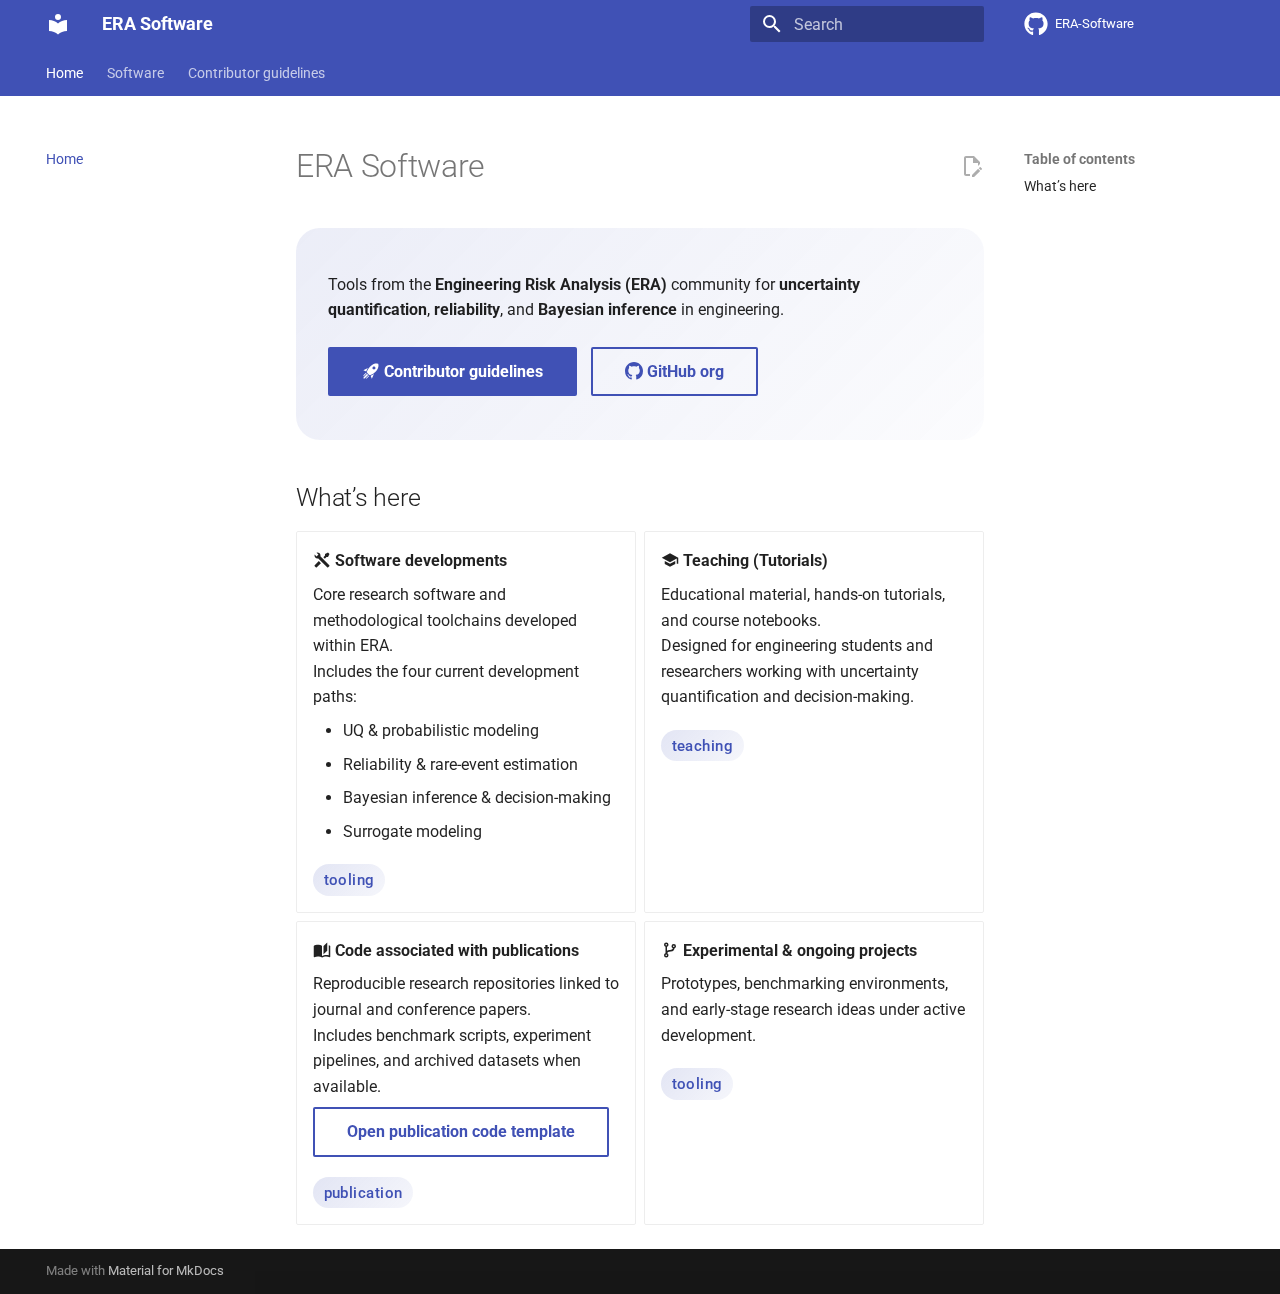
<file: docs/index.html>
<!doctype html>
<html lang="en" class="no-js">
  <head>
    
      <meta charset="utf-8">
      <meta name="viewport" content="width=device-width,initial-scale=1">
      
        <meta name="description" content="Open-source tools for uncertainty quantification and decision-making in engineering risk analysis">
      
      
      
        <link rel="canonical" href="https://era-software.github.io/">
      
      
      
        <link rel="next" href="software/">
      
      
        
      
      
      <link rel="icon" href="assets/images/favicon.png">
      <meta name="generator" content="mkdocs-1.6.1, mkdocs-material-9.7.3">
    
    
      
        <title>ERA Software</title>
      
    
    
      <link rel="stylesheet" href="assets/stylesheets/main.484c7ddc.min.css">
      
      


    
    
      
    
    
      
        
        
        <link rel="preconnect" href="https://fonts.gstatic.com" crossorigin>
        <link rel="stylesheet" href="https://fonts.googleapis.com/css?family=Roboto:300,300i,400,400i,700,700i%7CRoboto+Mono:400,400i,700,700i&display=fallback">
        <style>:root{--md-text-font:"Roboto";--md-code-font:"Roboto Mono"}</style>
      
    
    
      <link rel="stylesheet" href="stylesheets/extra.css">
    
    <script>__md_scope=new URL(".",location),__md_hash=e=>[...e].reduce(((e,_)=>(e<<5)-e+_.charCodeAt(0)),0),__md_get=(e,_=localStorage,t=__md_scope)=>JSON.parse(_.getItem(t.pathname+"."+e)),__md_set=(e,_,t=localStorage,a=__md_scope)=>{try{t.setItem(a.pathname+"."+e,JSON.stringify(_))}catch(e){}}</script>
    
      

    
    
  </head>
  
  
    <body dir="ltr">
  
    
    <input class="md-toggle" data-md-toggle="drawer" type="checkbox" id="__drawer" autocomplete="off">
    <input class="md-toggle" data-md-toggle="search" type="checkbox" id="__search" autocomplete="off">
    <label class="md-overlay" for="__drawer"></label>
    <div data-md-component="skip">
      
        
        <a href="#era-software" class="md-skip">
          Skip to content
        </a>
      
    </div>
    <div data-md-component="announce">
      
    </div>
    
    
      

<header class="md-header" data-md-component="header">
  <nav class="md-header__inner md-grid" aria-label="Header">
    <a href="." title="ERA Software" class="md-header__button md-logo" aria-label="ERA Software" data-md-component="logo">
      
  
  <svg xmlns="http://www.w3.org/2000/svg" viewBox="0 0 24 24"><path d="M12 8a3 3 0 0 0 3-3 3 3 0 0 0-3-3 3 3 0 0 0-3 3 3 3 0 0 0 3 3m0 3.54C9.64 9.35 6.5 8 3 8v11c3.5 0 6.64 1.35 9 3.54 2.36-2.19 5.5-3.54 9-3.54V8c-3.5 0-6.64 1.35-9 3.54"/></svg>

    </a>
    <label class="md-header__button md-icon" for="__drawer">
      
      <svg xmlns="http://www.w3.org/2000/svg" viewBox="0 0 24 24"><path d="M3 6h18v2H3zm0 5h18v2H3zm0 5h18v2H3z"/></svg>
    </label>
    <div class="md-header__title" data-md-component="header-title">
      <div class="md-header__ellipsis">
        <div class="md-header__topic">
          <span class="md-ellipsis">
            ERA Software
          </span>
        </div>
        <div class="md-header__topic" data-md-component="header-topic">
          <span class="md-ellipsis">
            
              Home
            
          </span>
        </div>
      </div>
    </div>
    
    
      <script>var palette=__md_get("__palette");if(palette&&palette.color){if("(prefers-color-scheme)"===palette.color.media){var media=matchMedia("(prefers-color-scheme: light)"),input=document.querySelector(media.matches?"[data-md-color-media='(prefers-color-scheme: light)']":"[data-md-color-media='(prefers-color-scheme: dark)']");palette.color.media=input.getAttribute("data-md-color-media"),palette.color.scheme=input.getAttribute("data-md-color-scheme"),palette.color.primary=input.getAttribute("data-md-color-primary"),palette.color.accent=input.getAttribute("data-md-color-accent")}for(var[key,value]of Object.entries(palette.color))document.body.setAttribute("data-md-color-"+key,value)}</script>
    
    
    
      
      
        <label class="md-header__button md-icon" for="__search">
          
          <svg xmlns="http://www.w3.org/2000/svg" viewBox="0 0 24 24"><path d="M9.5 3A6.5 6.5 0 0 1 16 9.5c0 1.61-.59 3.09-1.56 4.23l.27.27h.79l5 5-1.5 1.5-5-5v-.79l-.27-.27A6.52 6.52 0 0 1 9.5 16 6.5 6.5 0 0 1 3 9.5 6.5 6.5 0 0 1 9.5 3m0 2C7 5 5 7 5 9.5S7 14 9.5 14 14 12 14 9.5 12 5 9.5 5"/></svg>
        </label>
        <div class="md-search" data-md-component="search" role="dialog">
  <label class="md-search__overlay" for="__search"></label>
  <div class="md-search__inner" role="search">
    <form class="md-search__form" name="search">
      <input type="text" class="md-search__input" name="query" aria-label="Search" placeholder="Search" autocapitalize="off" autocorrect="off" autocomplete="off" spellcheck="false" data-md-component="search-query" required>
      <label class="md-search__icon md-icon" for="__search">
        
        <svg xmlns="http://www.w3.org/2000/svg" viewBox="0 0 24 24"><path d="M9.5 3A6.5 6.5 0 0 1 16 9.5c0 1.61-.59 3.09-1.56 4.23l.27.27h.79l5 5-1.5 1.5-5-5v-.79l-.27-.27A6.52 6.52 0 0 1 9.5 16 6.5 6.5 0 0 1 3 9.5 6.5 6.5 0 0 1 9.5 3m0 2C7 5 5 7 5 9.5S7 14 9.5 14 14 12 14 9.5 12 5 9.5 5"/></svg>
        
        <svg xmlns="http://www.w3.org/2000/svg" viewBox="0 0 24 24"><path d="M20 11v2H8l5.5 5.5-1.42 1.42L4.16 12l7.92-7.92L13.5 5.5 8 11z"/></svg>
      </label>
      <nav class="md-search__options" aria-label="Search">
        
        <button type="reset" class="md-search__icon md-icon" title="Clear" aria-label="Clear" tabindex="-1">
          
          <svg xmlns="http://www.w3.org/2000/svg" viewBox="0 0 24 24"><path d="M19 6.41 17.59 5 12 10.59 6.41 5 5 6.41 10.59 12 5 17.59 6.41 19 12 13.41 17.59 19 19 17.59 13.41 12z"/></svg>
        </button>
      </nav>
      
        <div class="md-search__suggest" data-md-component="search-suggest"></div>
      
    </form>
    <div class="md-search__output">
      <div class="md-search__scrollwrap" tabindex="0" data-md-scrollfix>
        <div class="md-search-result" data-md-component="search-result">
          <div class="md-search-result__meta">
            Initializing search
          </div>
          <ol class="md-search-result__list" role="presentation"></ol>
        </div>
      </div>
    </div>
  </div>
</div>
      
    
    
      <div class="md-header__source">
        <a href="https://github.com/ERA-Software" title="Go to repository" class="md-source" data-md-component="source">
  <div class="md-source__icon md-icon">
    
    <svg xmlns="http://www.w3.org/2000/svg" viewBox="0 0 512 512"><!--! Font Awesome Free 7.1.0 by @fontawesome - https://fontawesome.com License - https://fontawesome.com/license/free (Icons: CC BY 4.0, Fonts: SIL OFL 1.1, Code: MIT License) Copyright 2025 Fonticons, Inc.--><path d="M173.9 397.4c0 2-2.3 3.6-5.2 3.6-3.3.3-5.6-1.3-5.6-3.6 0-2 2.3-3.6 5.2-3.6 3-.3 5.6 1.3 5.6 3.6m-31.1-4.5c-.7 2 1.3 4.3 4.3 4.9 2.6 1 5.6 0 6.2-2s-1.3-4.3-4.3-5.2c-2.6-.7-5.5.3-6.2 2.3m44.2-1.7c-2.9.7-4.9 2.6-4.6 4.9.3 2 2.9 3.3 5.9 2.6 2.9-.7 4.9-2.6 4.6-4.6-.3-1.9-3-3.2-5.9-2.9M252.8 8C114.1 8 8 113.3 8 252c0 110.9 69.8 205.8 169.5 239.2 12.8 2.3 17.3-5.6 17.3-12.1 0-6.2-.3-40.4-.3-61.4 0 0-70 15-84.7-29.8 0 0-11.4-29.1-27.8-36.6 0 0-22.9-15.7 1.6-15.4 0 0 24.9 2 38.6 25.8 21.9 38.6 58.6 27.5 72.9 20.9 2.3-16 8.8-27.1 16-33.7-55.9-6.2-112.3-14.3-112.3-110.5 0-27.5 7.6-41.3 23.6-58.9-2.6-6.5-11.1-33.3 2.6-67.9 20.9-6.5 69 27 69 27 20-5.6 41.5-8.5 62.8-8.5s42.8 2.9 62.8 8.5c0 0 48.1-33.6 69-27 13.7 34.7 5.2 61.4 2.6 67.9 16 17.7 25.8 31.5 25.8 58.9 0 96.5-58.9 104.2-114.8 110.5 9.2 7.9 17 22.9 17 46.4 0 33.7-.3 75.4-.3 83.6 0 6.5 4.6 14.4 17.3 12.1C436.2 457.8 504 362.9 504 252 504 113.3 391.5 8 252.8 8M105.2 352.9c-1.3 1-1 3.3.7 5.2 1.6 1.6 3.9 2.3 5.2 1 1.3-1 1-3.3-.7-5.2-1.6-1.6-3.9-2.3-5.2-1m-10.8-8.1c-.7 1.3.3 2.9 2.3 3.9 1.6 1 3.6.7 4.3-.7.7-1.3-.3-2.9-2.3-3.9-2-.6-3.6-.3-4.3.7m32.4 35.6c-1.6 1.3-1 4.3 1.3 6.2 2.3 2.3 5.2 2.6 6.5 1 1.3-1.3.7-4.3-1.3-6.2-2.2-2.3-5.2-2.6-6.5-1m-11.4-14.7c-1.6 1-1.6 3.6 0 5.9s4.3 3.3 5.6 2.3c1.6-1.3 1.6-3.9 0-6.2-1.4-2.3-4-3.3-5.6-2"/></svg>
  </div>
  <div class="md-source__repository">
    ERA-Software
  </div>
</a>
      </div>
    
  </nav>
  
</header>
    
    <div class="md-container" data-md-component="container">
      
      
        
          
            
<nav class="md-tabs" aria-label="Tabs" data-md-component="tabs">
  <div class="md-grid">
    <ul class="md-tabs__list">
      
        
  
  
  
    
  
  
    <li class="md-tabs__item md-tabs__item--active">
      <a href="." class="md-tabs__link">
        
  
  
    
  
  Home

      </a>
    </li>
  

      
        
  
  
  
  
    <li class="md-tabs__item">
      <a href="software/" class="md-tabs__link">
        
  
  
    
  
  Software

      </a>
    </li>
  

      
        
  
  
  
  
    <li class="md-tabs__item">
      <a href="contributor-guidelines/" class="md-tabs__link">
        
  
  
    
  
  Contributor guidelines

      </a>
    </li>
  

      
    </ul>
  </div>
</nav>
          
        
      
      <main class="md-main" data-md-component="main">
        <div class="md-main__inner md-grid">
          
            
              
              <div class="md-sidebar md-sidebar--primary" data-md-component="sidebar" data-md-type="navigation" >
                <div class="md-sidebar__scrollwrap">
                  <div class="md-sidebar__inner">
                    


  


<nav class="md-nav md-nav--primary md-nav--lifted" aria-label="Navigation" data-md-level="0">
  <label class="md-nav__title" for="__drawer">
    <a href="." title="ERA Software" class="md-nav__button md-logo" aria-label="ERA Software" data-md-component="logo">
      
  
  <svg xmlns="http://www.w3.org/2000/svg" viewBox="0 0 24 24"><path d="M12 8a3 3 0 0 0 3-3 3 3 0 0 0-3-3 3 3 0 0 0-3 3 3 3 0 0 0 3 3m0 3.54C9.64 9.35 6.5 8 3 8v11c3.5 0 6.64 1.35 9 3.54 2.36-2.19 5.5-3.54 9-3.54V8c-3.5 0-6.64 1.35-9 3.54"/></svg>

    </a>
    ERA Software
  </label>
  
    <div class="md-nav__source">
      <a href="https://github.com/ERA-Software" title="Go to repository" class="md-source" data-md-component="source">
  <div class="md-source__icon md-icon">
    
    <svg xmlns="http://www.w3.org/2000/svg" viewBox="0 0 512 512"><!--! Font Awesome Free 7.1.0 by @fontawesome - https://fontawesome.com License - https://fontawesome.com/license/free (Icons: CC BY 4.0, Fonts: SIL OFL 1.1, Code: MIT License) Copyright 2025 Fonticons, Inc.--><path d="M173.9 397.4c0 2-2.3 3.6-5.2 3.6-3.3.3-5.6-1.3-5.6-3.6 0-2 2.3-3.6 5.2-3.6 3-.3 5.6 1.3 5.6 3.6m-31.1-4.5c-.7 2 1.3 4.3 4.3 4.9 2.6 1 5.6 0 6.2-2s-1.3-4.3-4.3-5.2c-2.6-.7-5.5.3-6.2 2.3m44.2-1.7c-2.9.7-4.9 2.6-4.6 4.9.3 2 2.9 3.3 5.9 2.6 2.9-.7 4.9-2.6 4.6-4.6-.3-1.9-3-3.2-5.9-2.9M252.8 8C114.1 8 8 113.3 8 252c0 110.9 69.8 205.8 169.5 239.2 12.8 2.3 17.3-5.6 17.3-12.1 0-6.2-.3-40.4-.3-61.4 0 0-70 15-84.7-29.8 0 0-11.4-29.1-27.8-36.6 0 0-22.9-15.7 1.6-15.4 0 0 24.9 2 38.6 25.8 21.9 38.6 58.6 27.5 72.9 20.9 2.3-16 8.8-27.1 16-33.7-55.9-6.2-112.3-14.3-112.3-110.5 0-27.5 7.6-41.3 23.6-58.9-2.6-6.5-11.1-33.3 2.6-67.9 20.9-6.5 69 27 69 27 20-5.6 41.5-8.5 62.8-8.5s42.8 2.9 62.8 8.5c0 0 48.1-33.6 69-27 13.7 34.7 5.2 61.4 2.6 67.9 16 17.7 25.8 31.5 25.8 58.9 0 96.5-58.9 104.2-114.8 110.5 9.2 7.9 17 22.9 17 46.4 0 33.7-.3 75.4-.3 83.6 0 6.5 4.6 14.4 17.3 12.1C436.2 457.8 504 362.9 504 252 504 113.3 391.5 8 252.8 8M105.2 352.9c-1.3 1-1 3.3.7 5.2 1.6 1.6 3.9 2.3 5.2 1 1.3-1 1-3.3-.7-5.2-1.6-1.6-3.9-2.3-5.2-1m-10.8-8.1c-.7 1.3.3 2.9 2.3 3.9 1.6 1 3.6.7 4.3-.7.7-1.3-.3-2.9-2.3-3.9-2-.6-3.6-.3-4.3.7m32.4 35.6c-1.6 1.3-1 4.3 1.3 6.2 2.3 2.3 5.2 2.6 6.5 1 1.3-1.3.7-4.3-1.3-6.2-2.2-2.3-5.2-2.6-6.5-1m-11.4-14.7c-1.6 1-1.6 3.6 0 5.9s4.3 3.3 5.6 2.3c1.6-1.3 1.6-3.9 0-6.2-1.4-2.3-4-3.3-5.6-2"/></svg>
  </div>
  <div class="md-source__repository">
    ERA-Software
  </div>
</a>
    </div>
  
  <ul class="md-nav__list" data-md-scrollfix>
    
      
      
  
  
    
  
  
  
    <li class="md-nav__item md-nav__item--active">
      
      <input class="md-nav__toggle md-toggle" type="checkbox" id="__toc">
      
      
        
      
      
        <label class="md-nav__link md-nav__link--active" for="__toc">
          
  
  
  <span class="md-ellipsis">
    
  
    Home
  

    
  </span>
  
  

          <span class="md-nav__icon md-icon"></span>
        </label>
      
      <a href="." class="md-nav__link md-nav__link--active">
        
  
  
  <span class="md-ellipsis">
    
  
    Home
  

    
  </span>
  
  

      </a>
      
        

<nav class="md-nav md-nav--secondary" aria-label="Table of contents">
  
  
  
    
  
  
    <label class="md-nav__title" for="__toc">
      <span class="md-nav__icon md-icon"></span>
      Table of contents
    </label>
    <ul class="md-nav__list" data-md-component="toc" data-md-scrollfix>
      
        <li class="md-nav__item">
  <a href="#whats-here" class="md-nav__link">
    <span class="md-ellipsis">
      
        What’s here
      
    </span>
  </a>
  
</li>
      
    </ul>
  
</nav>
      
    </li>
  

    
      
      
  
  
  
  
    <li class="md-nav__item">
      <a href="software/" class="md-nav__link">
        
  
  
  <span class="md-ellipsis">
    
  
    Software
  

    
  </span>
  
  

      </a>
    </li>
  

    
      
      
  
  
  
  
    <li class="md-nav__item">
      <a href="contributor-guidelines/" class="md-nav__link">
        
  
  
  <span class="md-ellipsis">
    
  
    Contributor guidelines
  

    
  </span>
  
  

      </a>
    </li>
  

    
  </ul>
</nav>
                  </div>
                </div>
              </div>
            
            
              
              <div class="md-sidebar md-sidebar--secondary" data-md-component="sidebar" data-md-type="toc" >
                <div class="md-sidebar__scrollwrap">
                  <div class="md-sidebar__inner">
                    

<nav class="md-nav md-nav--secondary" aria-label="Table of contents">
  
  
  
    
  
  
    <label class="md-nav__title" for="__toc">
      <span class="md-nav__icon md-icon"></span>
      Table of contents
    </label>
    <ul class="md-nav__list" data-md-component="toc" data-md-scrollfix>
      
        <li class="md-nav__item">
  <a href="#whats-here" class="md-nav__link">
    <span class="md-ellipsis">
      
        What’s here
      
    </span>
  </a>
  
</li>
      
    </ul>
  
</nav>
                  </div>
                </div>
              </div>
            
          
          
            <div class="md-content" data-md-component="content">
              
              <article class="md-content__inner md-typeset">
                
                  


  
    <a href="https://github.com/ERA-Software/edit/main/src_docs/index.md" title="Edit this page" class="md-content__button md-icon" rel="edit">
      
      <svg xmlns="http://www.w3.org/2000/svg" viewBox="0 0 24 24"><path d="M10 20H6V4h7v5h5v3.1l2-2V8l-6-6H6c-1.1 0-2 .9-2 2v16c0 1.1.9 2 2 2h4zm10.2-7c.1 0 .3.1.4.2l1.3 1.3c.2.2.2.6 0 .8l-1 1-2.1-2.1 1-1c.1-.1.2-.2.4-.2m0 3.9L14.1 23H12v-2.1l6.1-6.1z"/></svg>
    </a>
  
  


<h1 id="era-software">ERA Software<a class="headerlink" href="#era-software" title="Permanent link">&para;</a></h1>
<div class="hero">
<div class="hero-left">
<p>Tools from the <strong>Engineering Risk Analysis (ERA)</strong> community for <strong>uncertainty quantification</strong>, <strong>reliability</strong>, and <strong>Bayesian inference</strong> in engineering.</p>
<div class="hero-buttons">
<p><a class="md-button md-button--primary" href="contributor-guidelines/"><span class="twemoji"><svg xmlns="http://www.w3.org/2000/svg" viewBox="0 0 24 24"><path d="m13.13 22.19-1.63-3.83c1.57-.58 3.04-1.36 4.4-2.27zM5.64 12.5l-3.83-1.63 6.1-2.77C7 9.46 6.22 10.93 5.64 12.5M21.61 2.39S16.66.269 11 5.93c-2.19 2.19-3.5 4.6-4.35 6.71-.28.75-.09 1.57.46 2.13l2.13 2.12c.55.56 1.37.74 2.12.46A19.1 19.1 0 0 0 18.07 13c5.66-5.66 3.54-10.61 3.54-10.61m-7.07 7.07c-.78-.78-.78-2.05 0-2.83s2.05-.78 2.83 0c.77.78.78 2.05 0 2.83s-2.05.78-2.83 0m-5.66 7.07-1.41-1.41zM6.24 22l3.64-3.64c-.34-.09-.67-.24-.97-.45L4.83 22zM2 22h1.41l4.77-4.76-1.42-1.41L2 20.59zm0-2.83 4.09-4.08c-.21-.3-.36-.62-.45-.97L2 17.76z"/></svg></span> Contributor guidelines</a>
<a class="md-button" href="https://github.com/ERA-Software"><span class="twemoji"><svg xmlns="http://www.w3.org/2000/svg" viewBox="0 0 16 16"><path d="M8 0c4.42 0 8 3.58 8 8a8.01 8.01 0 0 1-5.45 7.59c-.4.08-.55-.17-.55-.38 0-.27.01-1.13.01-2.2 0-.75-.25-1.23-.54-1.48 1.78-.2 3.65-.88 3.65-3.95 0-.88-.31-1.59-.82-2.15.08-.2.36-1.02-.08-2.12 0 0-.67-.22-2.2.82-.64-.18-1.32-.27-2-.27s-1.36.09-2 .27c-1.53-1.03-2.2-.82-2.2-.82-.44 1.1-.16 1.92-.08 2.12-.51.56-.82 1.28-.82 2.15 0 3.06 1.86 3.75 3.64 3.95-.23.2-.44.55-.51 1.07-.46.21-1.61.55-2.33-.66-.15-.24-.6-.83-1.23-.82-.67.01-.27.38.01.53.34.19.73.9.82 1.13.16.45.68 1.31 2.69.94 0 .67.01 1.3.01 1.49 0 .21-.15.45-.55.38A7.995 7.995 0 0 1 0 8c0-4.42 3.58-8 8-8"/></svg></span> GitHub org</a></p>
</div>
</div>
</div>
<h2 id="whats-here">What’s here<a class="headerlink" href="#whats-here" title="Permanent link">&para;</a></h2>
<div class="grid cards">
<ul>
<li>
<p><span class="twemoji"><svg xmlns="http://www.w3.org/2000/svg" viewBox="0 0 24 24"><path d="m21.71 20.29-1.42 1.42a1 1 0 0 1-1.41 0L7 9.85A3.8 3.8 0 0 1 6 10a4 4 0 0 1-3.78-5.3l2.54 2.54.53-.53 1.42-1.42.53-.53L4.7 2.22A4 4 0 0 1 10 6a3.8 3.8 0 0 1-.15 1l11.86 11.88a1 1 0 0 1 0 1.41M2.29 18.88a1 1 0 0 0 0 1.41l1.42 1.42a1 1 0 0 0 1.41 0l5.47-5.46-2.83-2.83M20 2l-4 2v2l-2.17 2.17 2 2L18 8h2l2-4Z"/></svg></span> <strong>Software developments</strong></p>
<p>Core research software and methodological toolchains developed within ERA.<br />
Includes the four current development paths:</p>
<ul>
<li>UQ &amp; probabilistic modeling  </li>
<li>Reliability &amp; rare-event estimation  </li>
<li>Bayesian inference &amp; decision-making  </li>
<li>Surrogate modeling</li>
</ul>
<p><span class="tag">tooling</span></p>
</li>
<li>
<p><span class="twemoji"><svg xmlns="http://www.w3.org/2000/svg" viewBox="0 0 24 24"><path d="M12 3 1 9l11 6 9-4.91V17h2V9M5 13.18v4L12 21l7-3.82v-4L12 17z"/></svg></span> <strong>Teaching (Tutorials)</strong></p>
<p>Educational material, hands-on tutorials, and course notebooks.<br />
Designed for engineering students and researchers working with uncertainty quantification and decision-making.</p>
<p><span class="tag">teaching</span></p>
</li>
<li>
<p><span class="twemoji"><svg xmlns="http://www.w3.org/2000/svg" viewBox="0 0 24 24"><path d="m19 2-5 4.5v11l5-4.5zM6.5 5C4.55 5 2.45 5.4 1 6.5v14.66c0 .25.25.5.5.5.1 0 .15-.07.25-.07 1.35-.65 3.3-1.09 4.75-1.09 1.95 0 4.05.4 5.5 1.5 1.35-.85 3.8-1.5 5.5-1.5 1.65 0 3.35.31 4.75 1.06.1.05.15.03.25.03.25 0 .5-.25.5-.5V6.5c-.6-.45-1.25-.75-2-1V19c-1.1-.35-2.3-.5-3.5-.5-1.7 0-4.15.65-5.5 1.5V6.5C10.55 5.4 8.45 5 6.5 5"/></svg></span> <strong>Code associated with publications</strong></p>
<p>Reproducible research repositories linked to journal and conference papers.<br />
Includes benchmark scripts, experiment pipelines, and archived datasets when available.</p>
<p><a class="md-button" href="https://github.com/ERA-Software/paper-template">Open publication code template</a></p>
<p><span class="tag">publication</span></p>
</li>
<li>
<p><span class="twemoji"><svg xmlns="http://www.w3.org/2000/svg" viewBox="0 0 24 24"><path d="M13 14c-3.36 0-4.46 1.35-4.82 2.24C9.25 16.7 10 17.76 10 19a3 3 0 0 1-3 3 3 3 0 0 1-3-3c0-1.31.83-2.42 2-2.83V7.83A2.99 2.99 0 0 1 4 5a3 3 0 0 1 3-3 3 3 0 0 1 3 3c0 1.31-.83 2.42-2 2.83v5.29c.88-.65 2.16-1.12 4-1.12 2.67 0 3.56-1.34 3.85-2.23A3.01 3.01 0 0 1 14 7a3 3 0 0 1 3-3 3 3 0 0 1 3 3c0 1.34-.88 2.5-2.09 2.86C17.65 11.29 16.68 14 13 14m-6 4a1 1 0 0 0-1 1 1 1 0 0 0 1 1 1 1 0 0 0 1-1 1 1 0 0 0-1-1M7 4a1 1 0 0 0-1 1 1 1 0 0 0 1 1 1 1 0 0 0 1-1 1 1 0 0 0-1-1m10 2a1 1 0 0 0-1 1 1 1 0 0 0 1 1 1 1 0 0 0 1-1 1 1 0 0 0-1-1"/></svg></span> <strong>Experimental &amp; ongoing projects</strong></p>
<p>Prototypes, benchmarking environments, and early-stage research ideas under active development.</p>
<p><span class="tag">tooling</span></p>
</li>
</ul>
</div>












                
              </article>
            </div>
          
          
<script>var target=document.getElementById(location.hash.slice(1));target&&target.name&&(target.checked=target.name.startsWith("__tabbed_"))</script>
        </div>
        
          <button type="button" class="md-top md-icon" data-md-component="top" hidden>
  
  <svg xmlns="http://www.w3.org/2000/svg" viewBox="0 0 24 24"><path d="M13 20h-2V8l-5.5 5.5-1.42-1.42L12 4.16l7.92 7.92-1.42 1.42L13 8z"/></svg>
  Back to top
</button>
        
      </main>
      
        <footer class="md-footer">
  
  <div class="md-footer-meta md-typeset">
    <div class="md-footer-meta__inner md-grid">
      <div class="md-copyright">
  
  
    Made with
    <a href="https://squidfunk.github.io/mkdocs-material/" target="_blank" rel="noopener">
      Material for MkDocs
    </a>
  
</div>
      
    </div>
  </div>
</footer>
      
    </div>
    <div class="md-dialog" data-md-component="dialog">
      <div class="md-dialog__inner md-typeset"></div>
    </div>
    
    
    
      
      
      <script id="__config" type="application/json">{"annotate": null, "base": ".", "features": ["navigation.tabs", "navigation.indexes", "navigation.sections", "navigation.top", "toc.follow", "content.action.edit", "content.code.copy", "search.suggest", "search.highlight"], "search": "assets/javascripts/workers/search.2c215733.min.js", "tags": null, "translations": {"clipboard.copied": "Copied to clipboard", "clipboard.copy": "Copy to clipboard", "search.result.more.one": "1 more on this page", "search.result.more.other": "# more on this page", "search.result.none": "No matching documents", "search.result.one": "1 matching document", "search.result.other": "# matching documents", "search.result.placeholder": "Type to start searching", "search.result.term.missing": "Missing", "select.version": "Select version"}, "version": null}</script>
    
    
      <script src="assets/javascripts/bundle.79ae519e.min.js"></script>
      
    
  </body>
</html>
</file>
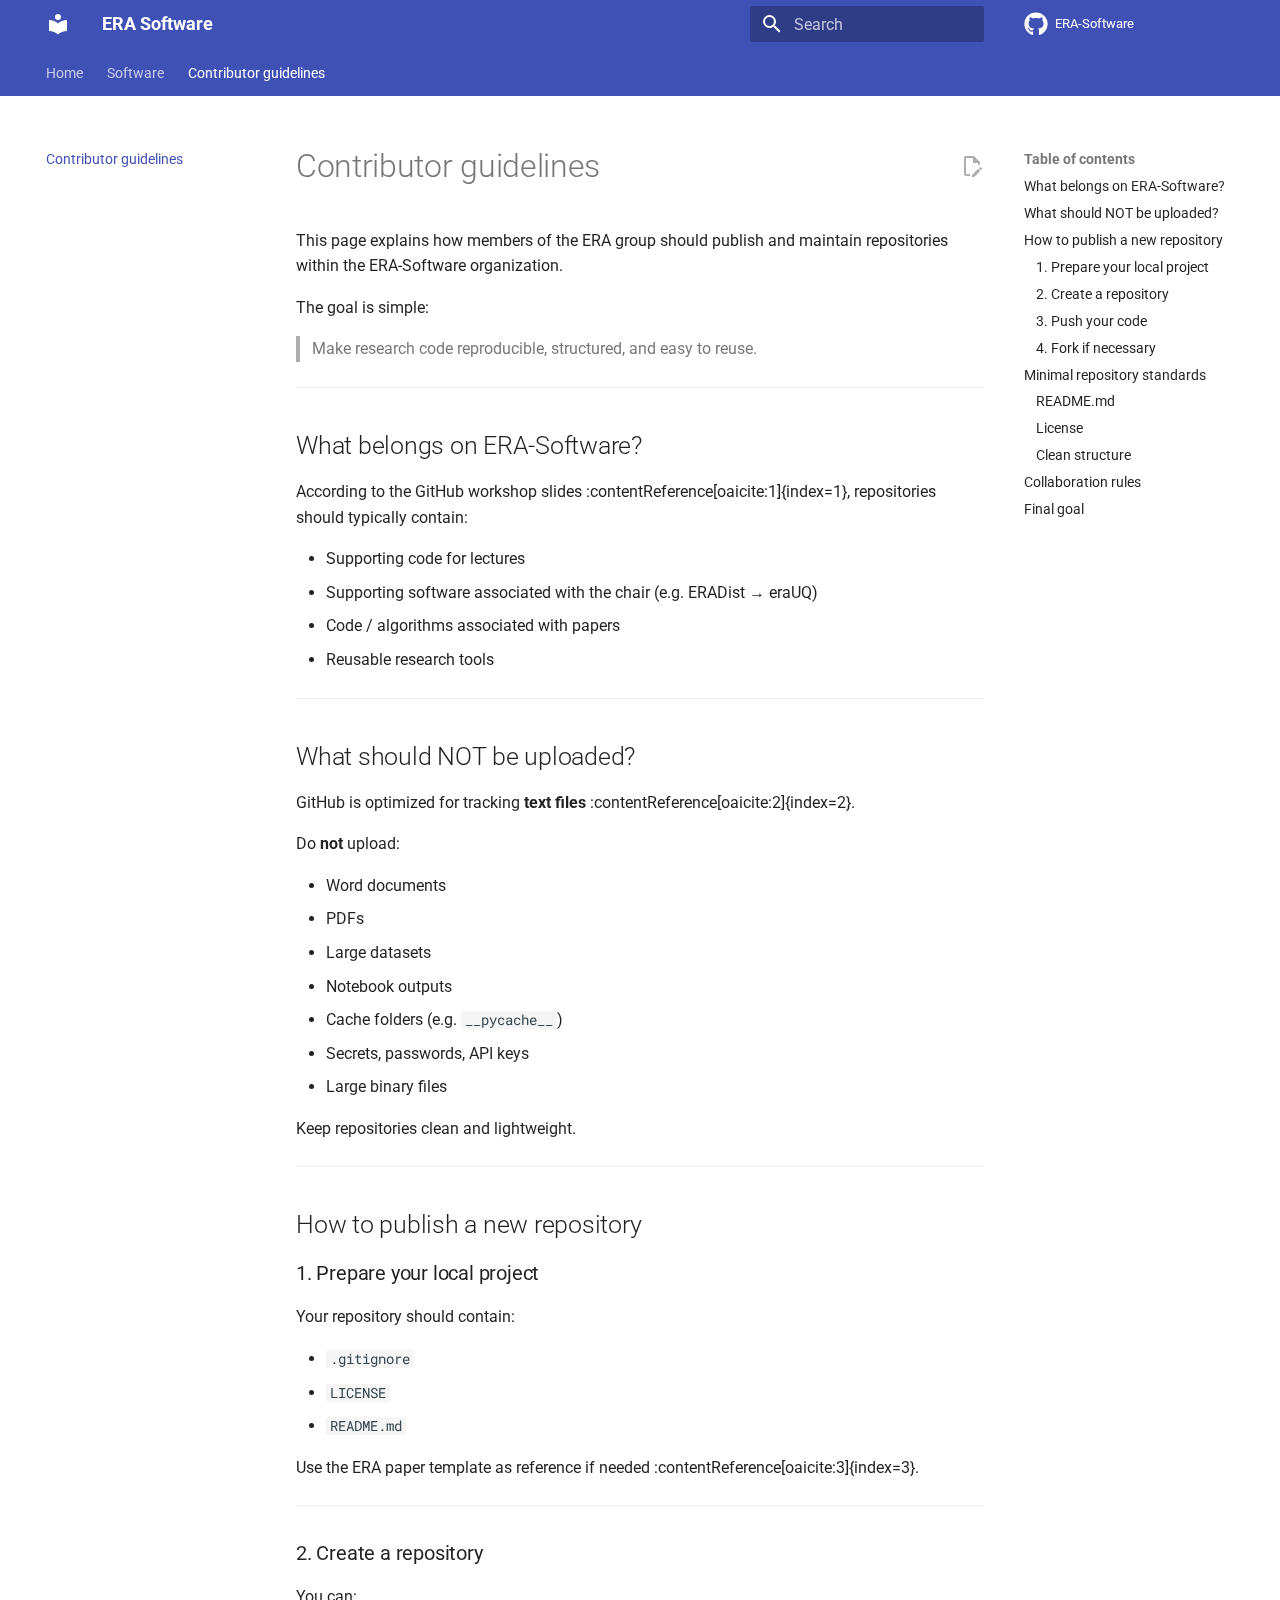
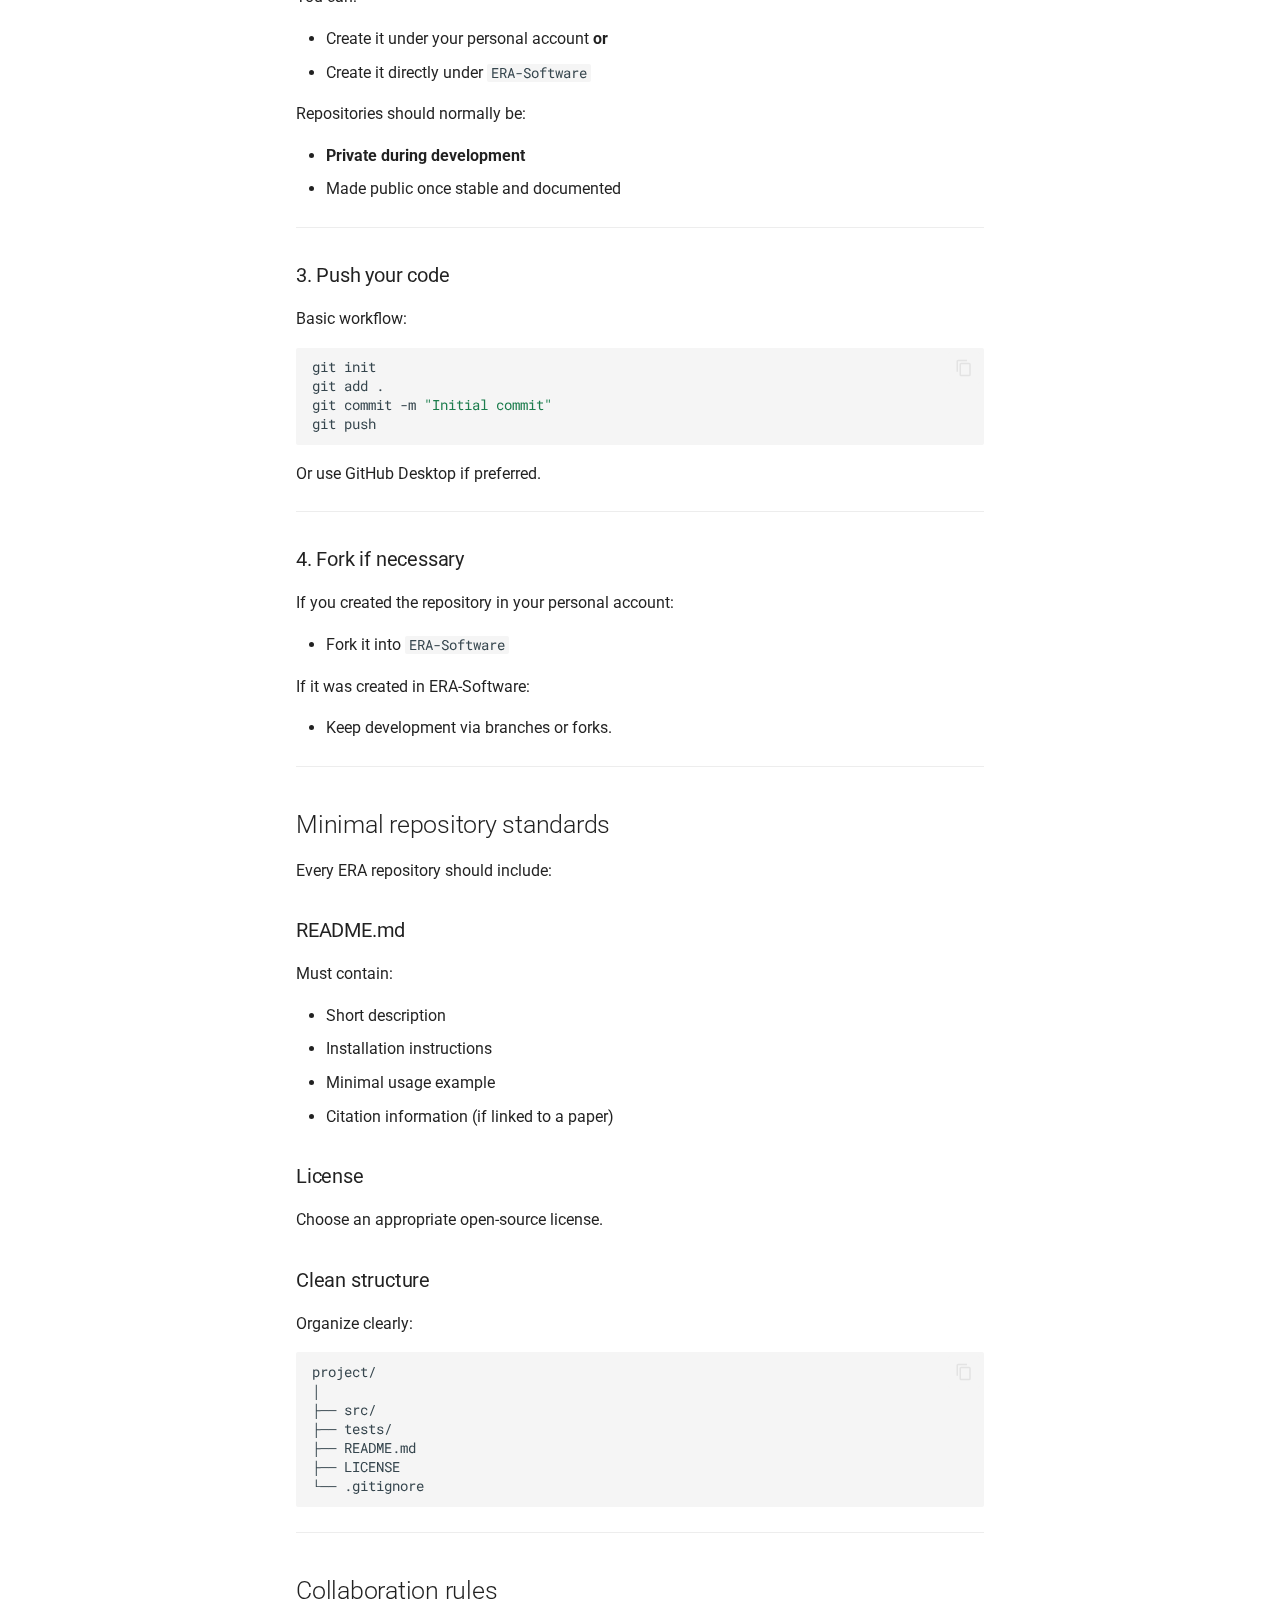
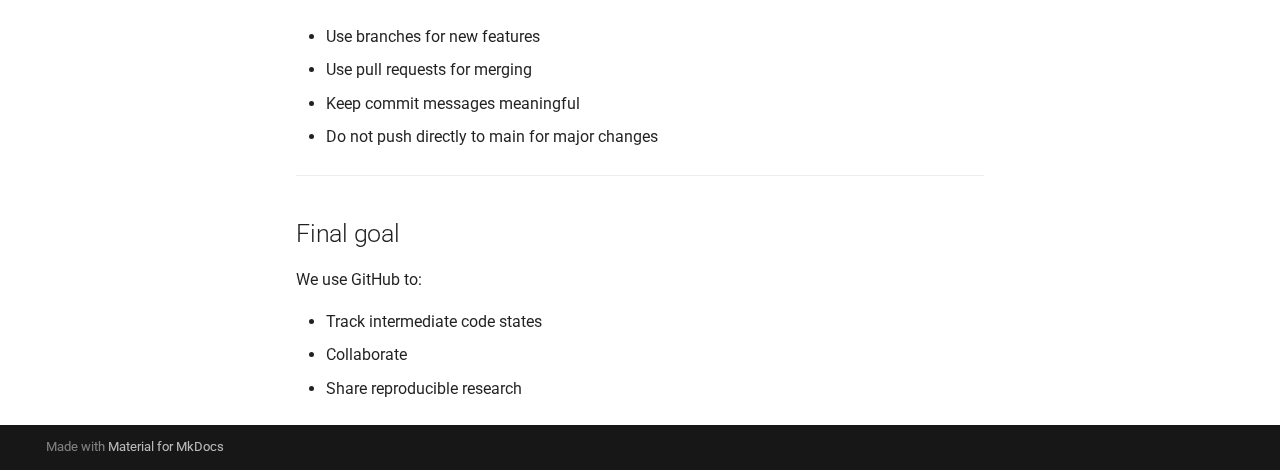
<file: docs/contributor-guidelines/index.html>
<!doctype html>
<html lang="en" class="no-js">
  <head>
    
      <meta charset="utf-8">
      <meta name="viewport" content="width=device-width,initial-scale=1">
      
        <meta name="description" content="Open-source tools for uncertainty quantification and decision-making in engineering risk analysis">
      
      
      
        <link rel="canonical" href="https://era-software.github.io/contributor-guidelines/">
      
      
        <link rel="prev" href="../software/">
      
      
      
        
      
      
      <link rel="icon" href="../assets/images/favicon.png">
      <meta name="generator" content="mkdocs-1.6.1, mkdocs-material-9.7.3">
    
    
      
        <title>Contributor guidelines - ERA Software</title>
      
    
    
      <link rel="stylesheet" href="../assets/stylesheets/main.484c7ddc.min.css">
      
      


    
    
      
    
    
      
        
        
        <link rel="preconnect" href="https://fonts.gstatic.com" crossorigin>
        <link rel="stylesheet" href="https://fonts.googleapis.com/css?family=Roboto:300,300i,400,400i,700,700i%7CRoboto+Mono:400,400i,700,700i&display=fallback">
        <style>:root{--md-text-font:"Roboto";--md-code-font:"Roboto Mono"}</style>
      
    
    
      <link rel="stylesheet" href="../stylesheets/extra.css">
    
    <script>__md_scope=new URL("..",location),__md_hash=e=>[...e].reduce(((e,_)=>(e<<5)-e+_.charCodeAt(0)),0),__md_get=(e,_=localStorage,t=__md_scope)=>JSON.parse(_.getItem(t.pathname+"."+e)),__md_set=(e,_,t=localStorage,a=__md_scope)=>{try{t.setItem(a.pathname+"."+e,JSON.stringify(_))}catch(e){}}</script>
    
      

    
    
  </head>
  
  
    <body dir="ltr">
  
    
    <input class="md-toggle" data-md-toggle="drawer" type="checkbox" id="__drawer" autocomplete="off">
    <input class="md-toggle" data-md-toggle="search" type="checkbox" id="__search" autocomplete="off">
    <label class="md-overlay" for="__drawer"></label>
    <div data-md-component="skip">
      
        
        <a href="#contributor-guidelines" class="md-skip">
          Skip to content
        </a>
      
    </div>
    <div data-md-component="announce">
      
    </div>
    
    
      

<header class="md-header" data-md-component="header">
  <nav class="md-header__inner md-grid" aria-label="Header">
    <a href=".." title="ERA Software" class="md-header__button md-logo" aria-label="ERA Software" data-md-component="logo">
      
  
  <svg xmlns="http://www.w3.org/2000/svg" viewBox="0 0 24 24"><path d="M12 8a3 3 0 0 0 3-3 3 3 0 0 0-3-3 3 3 0 0 0-3 3 3 3 0 0 0 3 3m0 3.54C9.64 9.35 6.5 8 3 8v11c3.5 0 6.64 1.35 9 3.54 2.36-2.19 5.5-3.54 9-3.54V8c-3.5 0-6.64 1.35-9 3.54"/></svg>

    </a>
    <label class="md-header__button md-icon" for="__drawer">
      
      <svg xmlns="http://www.w3.org/2000/svg" viewBox="0 0 24 24"><path d="M3 6h18v2H3zm0 5h18v2H3zm0 5h18v2H3z"/></svg>
    </label>
    <div class="md-header__title" data-md-component="header-title">
      <div class="md-header__ellipsis">
        <div class="md-header__topic">
          <span class="md-ellipsis">
            ERA Software
          </span>
        </div>
        <div class="md-header__topic" data-md-component="header-topic">
          <span class="md-ellipsis">
            
              Contributor guidelines
            
          </span>
        </div>
      </div>
    </div>
    
    
      <script>var palette=__md_get("__palette");if(palette&&palette.color){if("(prefers-color-scheme)"===palette.color.media){var media=matchMedia("(prefers-color-scheme: light)"),input=document.querySelector(media.matches?"[data-md-color-media='(prefers-color-scheme: light)']":"[data-md-color-media='(prefers-color-scheme: dark)']");palette.color.media=input.getAttribute("data-md-color-media"),palette.color.scheme=input.getAttribute("data-md-color-scheme"),palette.color.primary=input.getAttribute("data-md-color-primary"),palette.color.accent=input.getAttribute("data-md-color-accent")}for(var[key,value]of Object.entries(palette.color))document.body.setAttribute("data-md-color-"+key,value)}</script>
    
    
    
      
      
        <label class="md-header__button md-icon" for="__search">
          
          <svg xmlns="http://www.w3.org/2000/svg" viewBox="0 0 24 24"><path d="M9.5 3A6.5 6.5 0 0 1 16 9.5c0 1.61-.59 3.09-1.56 4.23l.27.27h.79l5 5-1.5 1.5-5-5v-.79l-.27-.27A6.52 6.52 0 0 1 9.5 16 6.5 6.5 0 0 1 3 9.5 6.5 6.5 0 0 1 9.5 3m0 2C7 5 5 7 5 9.5S7 14 9.5 14 14 12 14 9.5 12 5 9.5 5"/></svg>
        </label>
        <div class="md-search" data-md-component="search" role="dialog">
  <label class="md-search__overlay" for="__search"></label>
  <div class="md-search__inner" role="search">
    <form class="md-search__form" name="search">
      <input type="text" class="md-search__input" name="query" aria-label="Search" placeholder="Search" autocapitalize="off" autocorrect="off" autocomplete="off" spellcheck="false" data-md-component="search-query" required>
      <label class="md-search__icon md-icon" for="__search">
        
        <svg xmlns="http://www.w3.org/2000/svg" viewBox="0 0 24 24"><path d="M9.5 3A6.5 6.5 0 0 1 16 9.5c0 1.61-.59 3.09-1.56 4.23l.27.27h.79l5 5-1.5 1.5-5-5v-.79l-.27-.27A6.52 6.52 0 0 1 9.5 16 6.5 6.5 0 0 1 3 9.5 6.5 6.5 0 0 1 9.5 3m0 2C7 5 5 7 5 9.5S7 14 9.5 14 14 12 14 9.5 12 5 9.5 5"/></svg>
        
        <svg xmlns="http://www.w3.org/2000/svg" viewBox="0 0 24 24"><path d="M20 11v2H8l5.5 5.5-1.42 1.42L4.16 12l7.92-7.92L13.5 5.5 8 11z"/></svg>
      </label>
      <nav class="md-search__options" aria-label="Search">
        
        <button type="reset" class="md-search__icon md-icon" title="Clear" aria-label="Clear" tabindex="-1">
          
          <svg xmlns="http://www.w3.org/2000/svg" viewBox="0 0 24 24"><path d="M19 6.41 17.59 5 12 10.59 6.41 5 5 6.41 10.59 12 5 17.59 6.41 19 12 13.41 17.59 19 19 17.59 13.41 12z"/></svg>
        </button>
      </nav>
      
        <div class="md-search__suggest" data-md-component="search-suggest"></div>
      
    </form>
    <div class="md-search__output">
      <div class="md-search__scrollwrap" tabindex="0" data-md-scrollfix>
        <div class="md-search-result" data-md-component="search-result">
          <div class="md-search-result__meta">
            Initializing search
          </div>
          <ol class="md-search-result__list" role="presentation"></ol>
        </div>
      </div>
    </div>
  </div>
</div>
      
    
    
      <div class="md-header__source">
        <a href="https://github.com/ERA-Software" title="Go to repository" class="md-source" data-md-component="source">
  <div class="md-source__icon md-icon">
    
    <svg xmlns="http://www.w3.org/2000/svg" viewBox="0 0 512 512"><!--! Font Awesome Free 7.1.0 by @fontawesome - https://fontawesome.com License - https://fontawesome.com/license/free (Icons: CC BY 4.0, Fonts: SIL OFL 1.1, Code: MIT License) Copyright 2025 Fonticons, Inc.--><path d="M173.9 397.4c0 2-2.3 3.6-5.2 3.6-3.3.3-5.6-1.3-5.6-3.6 0-2 2.3-3.6 5.2-3.6 3-.3 5.6 1.3 5.6 3.6m-31.1-4.5c-.7 2 1.3 4.3 4.3 4.9 2.6 1 5.6 0 6.2-2s-1.3-4.3-4.3-5.2c-2.6-.7-5.5.3-6.2 2.3m44.2-1.7c-2.9.7-4.9 2.6-4.6 4.9.3 2 2.9 3.3 5.9 2.6 2.9-.7 4.9-2.6 4.6-4.6-.3-1.9-3-3.2-5.9-2.9M252.8 8C114.1 8 8 113.3 8 252c0 110.9 69.8 205.8 169.5 239.2 12.8 2.3 17.3-5.6 17.3-12.1 0-6.2-.3-40.4-.3-61.4 0 0-70 15-84.7-29.8 0 0-11.4-29.1-27.8-36.6 0 0-22.9-15.7 1.6-15.4 0 0 24.9 2 38.6 25.8 21.9 38.6 58.6 27.5 72.9 20.9 2.3-16 8.8-27.1 16-33.7-55.9-6.2-112.3-14.3-112.3-110.5 0-27.5 7.6-41.3 23.6-58.9-2.6-6.5-11.1-33.3 2.6-67.9 20.9-6.5 69 27 69 27 20-5.6 41.5-8.5 62.8-8.5s42.8 2.9 62.8 8.5c0 0 48.1-33.6 69-27 13.7 34.7 5.2 61.4 2.6 67.9 16 17.7 25.8 31.5 25.8 58.9 0 96.5-58.9 104.2-114.8 110.5 9.2 7.9 17 22.9 17 46.4 0 33.7-.3 75.4-.3 83.6 0 6.5 4.6 14.4 17.3 12.1C436.2 457.8 504 362.9 504 252 504 113.3 391.5 8 252.8 8M105.2 352.9c-1.3 1-1 3.3.7 5.2 1.6 1.6 3.9 2.3 5.2 1 1.3-1 1-3.3-.7-5.2-1.6-1.6-3.9-2.3-5.2-1m-10.8-8.1c-.7 1.3.3 2.9 2.3 3.9 1.6 1 3.6.7 4.3-.7.7-1.3-.3-2.9-2.3-3.9-2-.6-3.6-.3-4.3.7m32.4 35.6c-1.6 1.3-1 4.3 1.3 6.2 2.3 2.3 5.2 2.6 6.5 1 1.3-1.3.7-4.3-1.3-6.2-2.2-2.3-5.2-2.6-6.5-1m-11.4-14.7c-1.6 1-1.6 3.6 0 5.9s4.3 3.3 5.6 2.3c1.6-1.3 1.6-3.9 0-6.2-1.4-2.3-4-3.3-5.6-2"/></svg>
  </div>
  <div class="md-source__repository">
    ERA-Software
  </div>
</a>
      </div>
    
  </nav>
  
</header>
    
    <div class="md-container" data-md-component="container">
      
      
        
          
            
<nav class="md-tabs" aria-label="Tabs" data-md-component="tabs">
  <div class="md-grid">
    <ul class="md-tabs__list">
      
        
  
  
  
  
    <li class="md-tabs__item">
      <a href=".." class="md-tabs__link">
        
  
  
    
  
  Home

      </a>
    </li>
  

      
        
  
  
  
  
    <li class="md-tabs__item">
      <a href="../software/" class="md-tabs__link">
        
  
  
    
  
  Software

      </a>
    </li>
  

      
        
  
  
  
    
  
  
    <li class="md-tabs__item md-tabs__item--active">
      <a href="./" class="md-tabs__link">
        
  
  
    
  
  Contributor guidelines

      </a>
    </li>
  

      
    </ul>
  </div>
</nav>
          
        
      
      <main class="md-main" data-md-component="main">
        <div class="md-main__inner md-grid">
          
            
              
              <div class="md-sidebar md-sidebar--primary" data-md-component="sidebar" data-md-type="navigation" >
                <div class="md-sidebar__scrollwrap">
                  <div class="md-sidebar__inner">
                    


  


<nav class="md-nav md-nav--primary md-nav--lifted" aria-label="Navigation" data-md-level="0">
  <label class="md-nav__title" for="__drawer">
    <a href=".." title="ERA Software" class="md-nav__button md-logo" aria-label="ERA Software" data-md-component="logo">
      
  
  <svg xmlns="http://www.w3.org/2000/svg" viewBox="0 0 24 24"><path d="M12 8a3 3 0 0 0 3-3 3 3 0 0 0-3-3 3 3 0 0 0-3 3 3 3 0 0 0 3 3m0 3.54C9.64 9.35 6.5 8 3 8v11c3.5 0 6.64 1.35 9 3.54 2.36-2.19 5.5-3.54 9-3.54V8c-3.5 0-6.64 1.35-9 3.54"/></svg>

    </a>
    ERA Software
  </label>
  
    <div class="md-nav__source">
      <a href="https://github.com/ERA-Software" title="Go to repository" class="md-source" data-md-component="source">
  <div class="md-source__icon md-icon">
    
    <svg xmlns="http://www.w3.org/2000/svg" viewBox="0 0 512 512"><!--! Font Awesome Free 7.1.0 by @fontawesome - https://fontawesome.com License - https://fontawesome.com/license/free (Icons: CC BY 4.0, Fonts: SIL OFL 1.1, Code: MIT License) Copyright 2025 Fonticons, Inc.--><path d="M173.9 397.4c0 2-2.3 3.6-5.2 3.6-3.3.3-5.6-1.3-5.6-3.6 0-2 2.3-3.6 5.2-3.6 3-.3 5.6 1.3 5.6 3.6m-31.1-4.5c-.7 2 1.3 4.3 4.3 4.9 2.6 1 5.6 0 6.2-2s-1.3-4.3-4.3-5.2c-2.6-.7-5.5.3-6.2 2.3m44.2-1.7c-2.9.7-4.9 2.6-4.6 4.9.3 2 2.9 3.3 5.9 2.6 2.9-.7 4.9-2.6 4.6-4.6-.3-1.9-3-3.2-5.9-2.9M252.8 8C114.1 8 8 113.3 8 252c0 110.9 69.8 205.8 169.5 239.2 12.8 2.3 17.3-5.6 17.3-12.1 0-6.2-.3-40.4-.3-61.4 0 0-70 15-84.7-29.8 0 0-11.4-29.1-27.8-36.6 0 0-22.9-15.7 1.6-15.4 0 0 24.9 2 38.6 25.8 21.9 38.6 58.6 27.5 72.9 20.9 2.3-16 8.8-27.1 16-33.7-55.9-6.2-112.3-14.3-112.3-110.5 0-27.5 7.6-41.3 23.6-58.9-2.6-6.5-11.1-33.3 2.6-67.9 20.9-6.5 69 27 69 27 20-5.6 41.5-8.5 62.8-8.5s42.8 2.9 62.8 8.5c0 0 48.1-33.6 69-27 13.7 34.7 5.2 61.4 2.6 67.9 16 17.7 25.8 31.5 25.8 58.9 0 96.5-58.9 104.2-114.8 110.5 9.2 7.9 17 22.9 17 46.4 0 33.7-.3 75.4-.3 83.6 0 6.5 4.6 14.4 17.3 12.1C436.2 457.8 504 362.9 504 252 504 113.3 391.5 8 252.8 8M105.2 352.9c-1.3 1-1 3.3.7 5.2 1.6 1.6 3.9 2.3 5.2 1 1.3-1 1-3.3-.7-5.2-1.6-1.6-3.9-2.3-5.2-1m-10.8-8.1c-.7 1.3.3 2.9 2.3 3.9 1.6 1 3.6.7 4.3-.7.7-1.3-.3-2.9-2.3-3.9-2-.6-3.6-.3-4.3.7m32.4 35.6c-1.6 1.3-1 4.3 1.3 6.2 2.3 2.3 5.2 2.6 6.5 1 1.3-1.3.7-4.3-1.3-6.2-2.2-2.3-5.2-2.6-6.5-1m-11.4-14.7c-1.6 1-1.6 3.6 0 5.9s4.3 3.3 5.6 2.3c1.6-1.3 1.6-3.9 0-6.2-1.4-2.3-4-3.3-5.6-2"/></svg>
  </div>
  <div class="md-source__repository">
    ERA-Software
  </div>
</a>
    </div>
  
  <ul class="md-nav__list" data-md-scrollfix>
    
      
      
  
  
  
  
    <li class="md-nav__item">
      <a href=".." class="md-nav__link">
        
  
  
  <span class="md-ellipsis">
    
  
    Home
  

    
  </span>
  
  

      </a>
    </li>
  

    
      
      
  
  
  
  
    <li class="md-nav__item">
      <a href="../software/" class="md-nav__link">
        
  
  
  <span class="md-ellipsis">
    
  
    Software
  

    
  </span>
  
  

      </a>
    </li>
  

    
      
      
  
  
    
  
  
  
    <li class="md-nav__item md-nav__item--active">
      
      <input class="md-nav__toggle md-toggle" type="checkbox" id="__toc">
      
      
        
      
      
        <label class="md-nav__link md-nav__link--active" for="__toc">
          
  
  
  <span class="md-ellipsis">
    
  
    Contributor guidelines
  

    
  </span>
  
  

          <span class="md-nav__icon md-icon"></span>
        </label>
      
      <a href="./" class="md-nav__link md-nav__link--active">
        
  
  
  <span class="md-ellipsis">
    
  
    Contributor guidelines
  

    
  </span>
  
  

      </a>
      
        

<nav class="md-nav md-nav--secondary" aria-label="Table of contents">
  
  
  
    
  
  
    <label class="md-nav__title" for="__toc">
      <span class="md-nav__icon md-icon"></span>
      Table of contents
    </label>
    <ul class="md-nav__list" data-md-component="toc" data-md-scrollfix>
      
        <li class="md-nav__item">
  <a href="#what-belongs-on-era-software" class="md-nav__link">
    <span class="md-ellipsis">
      
        What belongs on ERA-Software?
      
    </span>
  </a>
  
</li>
      
        <li class="md-nav__item">
  <a href="#what-should-not-be-uploaded" class="md-nav__link">
    <span class="md-ellipsis">
      
        What should NOT be uploaded?
      
    </span>
  </a>
  
</li>
      
        <li class="md-nav__item">
  <a href="#how-to-publish-a-new-repository" class="md-nav__link">
    <span class="md-ellipsis">
      
        How to publish a new repository
      
    </span>
  </a>
  
    <nav class="md-nav" aria-label="How to publish a new repository">
      <ul class="md-nav__list">
        
          <li class="md-nav__item">
  <a href="#1-prepare-your-local-project" class="md-nav__link">
    <span class="md-ellipsis">
      
        1. Prepare your local project
      
    </span>
  </a>
  
</li>
        
          <li class="md-nav__item">
  <a href="#2-create-a-repository" class="md-nav__link">
    <span class="md-ellipsis">
      
        2. Create a repository
      
    </span>
  </a>
  
</li>
        
          <li class="md-nav__item">
  <a href="#3-push-your-code" class="md-nav__link">
    <span class="md-ellipsis">
      
        3. Push your code
      
    </span>
  </a>
  
</li>
        
          <li class="md-nav__item">
  <a href="#4-fork-if-necessary" class="md-nav__link">
    <span class="md-ellipsis">
      
        4. Fork if necessary
      
    </span>
  </a>
  
</li>
        
      </ul>
    </nav>
  
</li>
      
        <li class="md-nav__item">
  <a href="#minimal-repository-standards" class="md-nav__link">
    <span class="md-ellipsis">
      
        Minimal repository standards
      
    </span>
  </a>
  
    <nav class="md-nav" aria-label="Minimal repository standards">
      <ul class="md-nav__list">
        
          <li class="md-nav__item">
  <a href="#readmemd" class="md-nav__link">
    <span class="md-ellipsis">
      
        README.md
      
    </span>
  </a>
  
</li>
        
          <li class="md-nav__item">
  <a href="#license" class="md-nav__link">
    <span class="md-ellipsis">
      
        License
      
    </span>
  </a>
  
</li>
        
          <li class="md-nav__item">
  <a href="#clean-structure" class="md-nav__link">
    <span class="md-ellipsis">
      
        Clean structure
      
    </span>
  </a>
  
</li>
        
      </ul>
    </nav>
  
</li>
      
        <li class="md-nav__item">
  <a href="#collaboration-rules" class="md-nav__link">
    <span class="md-ellipsis">
      
        Collaboration rules
      
    </span>
  </a>
  
</li>
      
        <li class="md-nav__item">
  <a href="#final-goal" class="md-nav__link">
    <span class="md-ellipsis">
      
        Final goal
      
    </span>
  </a>
  
</li>
      
    </ul>
  
</nav>
      
    </li>
  

    
  </ul>
</nav>
                  </div>
                </div>
              </div>
            
            
              
              <div class="md-sidebar md-sidebar--secondary" data-md-component="sidebar" data-md-type="toc" >
                <div class="md-sidebar__scrollwrap">
                  <div class="md-sidebar__inner">
                    

<nav class="md-nav md-nav--secondary" aria-label="Table of contents">
  
  
  
    
  
  
    <label class="md-nav__title" for="__toc">
      <span class="md-nav__icon md-icon"></span>
      Table of contents
    </label>
    <ul class="md-nav__list" data-md-component="toc" data-md-scrollfix>
      
        <li class="md-nav__item">
  <a href="#what-belongs-on-era-software" class="md-nav__link">
    <span class="md-ellipsis">
      
        What belongs on ERA-Software?
      
    </span>
  </a>
  
</li>
      
        <li class="md-nav__item">
  <a href="#what-should-not-be-uploaded" class="md-nav__link">
    <span class="md-ellipsis">
      
        What should NOT be uploaded?
      
    </span>
  </a>
  
</li>
      
        <li class="md-nav__item">
  <a href="#how-to-publish-a-new-repository" class="md-nav__link">
    <span class="md-ellipsis">
      
        How to publish a new repository
      
    </span>
  </a>
  
    <nav class="md-nav" aria-label="How to publish a new repository">
      <ul class="md-nav__list">
        
          <li class="md-nav__item">
  <a href="#1-prepare-your-local-project" class="md-nav__link">
    <span class="md-ellipsis">
      
        1. Prepare your local project
      
    </span>
  </a>
  
</li>
        
          <li class="md-nav__item">
  <a href="#2-create-a-repository" class="md-nav__link">
    <span class="md-ellipsis">
      
        2. Create a repository
      
    </span>
  </a>
  
</li>
        
          <li class="md-nav__item">
  <a href="#3-push-your-code" class="md-nav__link">
    <span class="md-ellipsis">
      
        3. Push your code
      
    </span>
  </a>
  
</li>
        
          <li class="md-nav__item">
  <a href="#4-fork-if-necessary" class="md-nav__link">
    <span class="md-ellipsis">
      
        4. Fork if necessary
      
    </span>
  </a>
  
</li>
        
      </ul>
    </nav>
  
</li>
      
        <li class="md-nav__item">
  <a href="#minimal-repository-standards" class="md-nav__link">
    <span class="md-ellipsis">
      
        Minimal repository standards
      
    </span>
  </a>
  
    <nav class="md-nav" aria-label="Minimal repository standards">
      <ul class="md-nav__list">
        
          <li class="md-nav__item">
  <a href="#readmemd" class="md-nav__link">
    <span class="md-ellipsis">
      
        README.md
      
    </span>
  </a>
  
</li>
        
          <li class="md-nav__item">
  <a href="#license" class="md-nav__link">
    <span class="md-ellipsis">
      
        License
      
    </span>
  </a>
  
</li>
        
          <li class="md-nav__item">
  <a href="#clean-structure" class="md-nav__link">
    <span class="md-ellipsis">
      
        Clean structure
      
    </span>
  </a>
  
</li>
        
      </ul>
    </nav>
  
</li>
      
        <li class="md-nav__item">
  <a href="#collaboration-rules" class="md-nav__link">
    <span class="md-ellipsis">
      
        Collaboration rules
      
    </span>
  </a>
  
</li>
      
        <li class="md-nav__item">
  <a href="#final-goal" class="md-nav__link">
    <span class="md-ellipsis">
      
        Final goal
      
    </span>
  </a>
  
</li>
      
    </ul>
  
</nav>
                  </div>
                </div>
              </div>
            
          
          
            <div class="md-content" data-md-component="content">
              
              <article class="md-content__inner md-typeset">
                
                  


  
    <a href="https://github.com/ERA-Software/edit/main/src_docs/contributor-guidelines.md" title="Edit this page" class="md-content__button md-icon" rel="edit">
      
      <svg xmlns="http://www.w3.org/2000/svg" viewBox="0 0 24 24"><path d="M10 20H6V4h7v5h5v3.1l2-2V8l-6-6H6c-1.1 0-2 .9-2 2v16c0 1.1.9 2 2 2h4zm10.2-7c.1 0 .3.1.4.2l1.3 1.3c.2.2.2.6 0 .8l-1 1-2.1-2.1 1-1c.1-.1.2-.2.4-.2m0 3.9L14.1 23H12v-2.1l6.1-6.1z"/></svg>
    </a>
  
  


<h1 id="contributor-guidelines">Contributor guidelines<a class="headerlink" href="#contributor-guidelines" title="Permanent link">&para;</a></h1>
<p>This page explains how members of the ERA group should publish and maintain repositories within the ERA-Software organization.</p>
<p>The goal is simple:</p>
<blockquote>
<p>Make research code reproducible, structured, and easy to reuse.</p>
</blockquote>
<hr />
<h2 id="what-belongs-on-era-software">What belongs on ERA-Software?<a class="headerlink" href="#what-belongs-on-era-software" title="Permanent link">&para;</a></h2>
<p>According to the GitHub workshop slides :contentReference[oaicite:1]{index=1}, repositories should typically contain:</p>
<ul>
<li>Supporting code for lectures</li>
<li>Supporting software associated with the chair (e.g. ERADist → eraUQ)</li>
<li>Code / algorithms associated with papers</li>
<li>Reusable research tools</li>
</ul>
<hr />
<h2 id="what-should-not-be-uploaded">What should NOT be uploaded?<a class="headerlink" href="#what-should-not-be-uploaded" title="Permanent link">&para;</a></h2>
<p>GitHub is optimized for tracking <strong>text files</strong> :contentReference[oaicite:2]{index=2}.</p>
<p>Do <strong>not</strong> upload:</p>
<ul>
<li>Word documents</li>
<li>PDFs</li>
<li>Large datasets</li>
<li>Notebook outputs</li>
<li>Cache folders (e.g. <code>__pycache__</code>)</li>
<li>Secrets, passwords, API keys</li>
<li>Large binary files</li>
</ul>
<p>Keep repositories clean and lightweight.</p>
<hr />
<h2 id="how-to-publish-a-new-repository">How to publish a new repository<a class="headerlink" href="#how-to-publish-a-new-repository" title="Permanent link">&para;</a></h2>
<h3 id="1-prepare-your-local-project">1. Prepare your local project<a class="headerlink" href="#1-prepare-your-local-project" title="Permanent link">&para;</a></h3>
<p>Your repository should contain:</p>
<ul>
<li><code>.gitignore</code></li>
<li><code>LICENSE</code></li>
<li><code>README.md</code></li>
</ul>
<p>Use the ERA paper template as reference if needed :contentReference[oaicite:3]{index=3}.</p>
<hr />
<h3 id="2-create-a-repository">2. Create a repository<a class="headerlink" href="#2-create-a-repository" title="Permanent link">&para;</a></h3>
<p>You can:</p>
<ul>
<li>Create it under your personal account <strong>or</strong></li>
<li>Create it directly under <code>ERA-Software</code></li>
</ul>
<p>Repositories should normally be:</p>
<ul>
<li><strong>Private during development</strong></li>
<li>Made public once stable and documented</li>
</ul>
<hr />
<h3 id="3-push-your-code">3. Push your code<a class="headerlink" href="#3-push-your-code" title="Permanent link">&para;</a></h3>
<p>Basic workflow:</p>
<div class="highlight"><pre><span></span><code>git<span class="w"> </span>init
git<span class="w"> </span>add<span class="w"> </span>.
git<span class="w"> </span>commit<span class="w"> </span>-m<span class="w"> </span><span class="s2">&quot;Initial commit&quot;</span>
git<span class="w"> </span>push
</code></pre></div>
<p>Or use GitHub Desktop if preferred.</p>
<hr />
<h3 id="4-fork-if-necessary">4. Fork if necessary<a class="headerlink" href="#4-fork-if-necessary" title="Permanent link">&para;</a></h3>
<p>If you created the repository in your personal account:</p>
<ul>
<li>Fork it into <code>ERA-Software</code></li>
</ul>
<p>If it was created in ERA-Software:</p>
<ul>
<li>Keep development via branches or forks.</li>
</ul>
<hr />
<h2 id="minimal-repository-standards">Minimal repository standards<a class="headerlink" href="#minimal-repository-standards" title="Permanent link">&para;</a></h2>
<p>Every ERA repository should include:</p>
<h3 id="readmemd">README.md<a class="headerlink" href="#readmemd" title="Permanent link">&para;</a></h3>
<p>Must contain:</p>
<ul>
<li>Short description</li>
<li>Installation instructions</li>
<li>Minimal usage example</li>
<li>Citation information (if linked to a paper)</li>
</ul>
<h3 id="license">License<a class="headerlink" href="#license" title="Permanent link">&para;</a></h3>
<p>Choose an appropriate open-source license.</p>
<h3 id="clean-structure">Clean structure<a class="headerlink" href="#clean-structure" title="Permanent link">&para;</a></h3>
<p>Organize clearly:</p>
<div class="highlight"><pre><span></span><code>project/
│
├──<span class="w"> </span>src/
├──<span class="w"> </span>tests/
├──<span class="w"> </span>README.md
├──<span class="w"> </span>LICENSE
└──<span class="w"> </span>.gitignore
</code></pre></div>
<hr />
<h2 id="collaboration-rules">Collaboration rules<a class="headerlink" href="#collaboration-rules" title="Permanent link">&para;</a></h2>
<ul>
<li>Use branches for new features</li>
<li>Use pull requests for merging</li>
<li>Keep commit messages meaningful</li>
<li>Do not push directly to main for major changes</li>
</ul>
<hr />
<h2 id="final-goal">Final goal<a class="headerlink" href="#final-goal" title="Permanent link">&para;</a></h2>
<p>We use GitHub to:</p>
<ul>
<li>Track intermediate code states</li>
<li>Collaborate</li>
<li>Share reproducible research</li>
</ul>












                
              </article>
            </div>
          
          
<script>var target=document.getElementById(location.hash.slice(1));target&&target.name&&(target.checked=target.name.startsWith("__tabbed_"))</script>
        </div>
        
          <button type="button" class="md-top md-icon" data-md-component="top" hidden>
  
  <svg xmlns="http://www.w3.org/2000/svg" viewBox="0 0 24 24"><path d="M13 20h-2V8l-5.5 5.5-1.42-1.42L12 4.16l7.92 7.92-1.42 1.42L13 8z"/></svg>
  Back to top
</button>
        
      </main>
      
        <footer class="md-footer">
  
  <div class="md-footer-meta md-typeset">
    <div class="md-footer-meta__inner md-grid">
      <div class="md-copyright">
  
  
    Made with
    <a href="https://squidfunk.github.io/mkdocs-material/" target="_blank" rel="noopener">
      Material for MkDocs
    </a>
  
</div>
      
    </div>
  </div>
</footer>
      
    </div>
    <div class="md-dialog" data-md-component="dialog">
      <div class="md-dialog__inner md-typeset"></div>
    </div>
    
    
    
      
      
      <script id="__config" type="application/json">{"annotate": null, "base": "..", "features": ["navigation.tabs", "navigation.indexes", "navigation.sections", "navigation.top", "toc.follow", "content.action.edit", "content.code.copy", "search.suggest", "search.highlight"], "search": "../assets/javascripts/workers/search.2c215733.min.js", "tags": null, "translations": {"clipboard.copied": "Copied to clipboard", "clipboard.copy": "Copy to clipboard", "search.result.more.one": "1 more on this page", "search.result.more.other": "# more on this page", "search.result.none": "No matching documents", "search.result.one": "1 matching document", "search.result.other": "# matching documents", "search.result.placeholder": "Type to start searching", "search.result.term.missing": "Missing", "select.version": "Select version"}, "version": null}</script>
    
    
      <script src="../assets/javascripts/bundle.79ae519e.min.js"></script>
      
    
  </body>
</html>
</file>
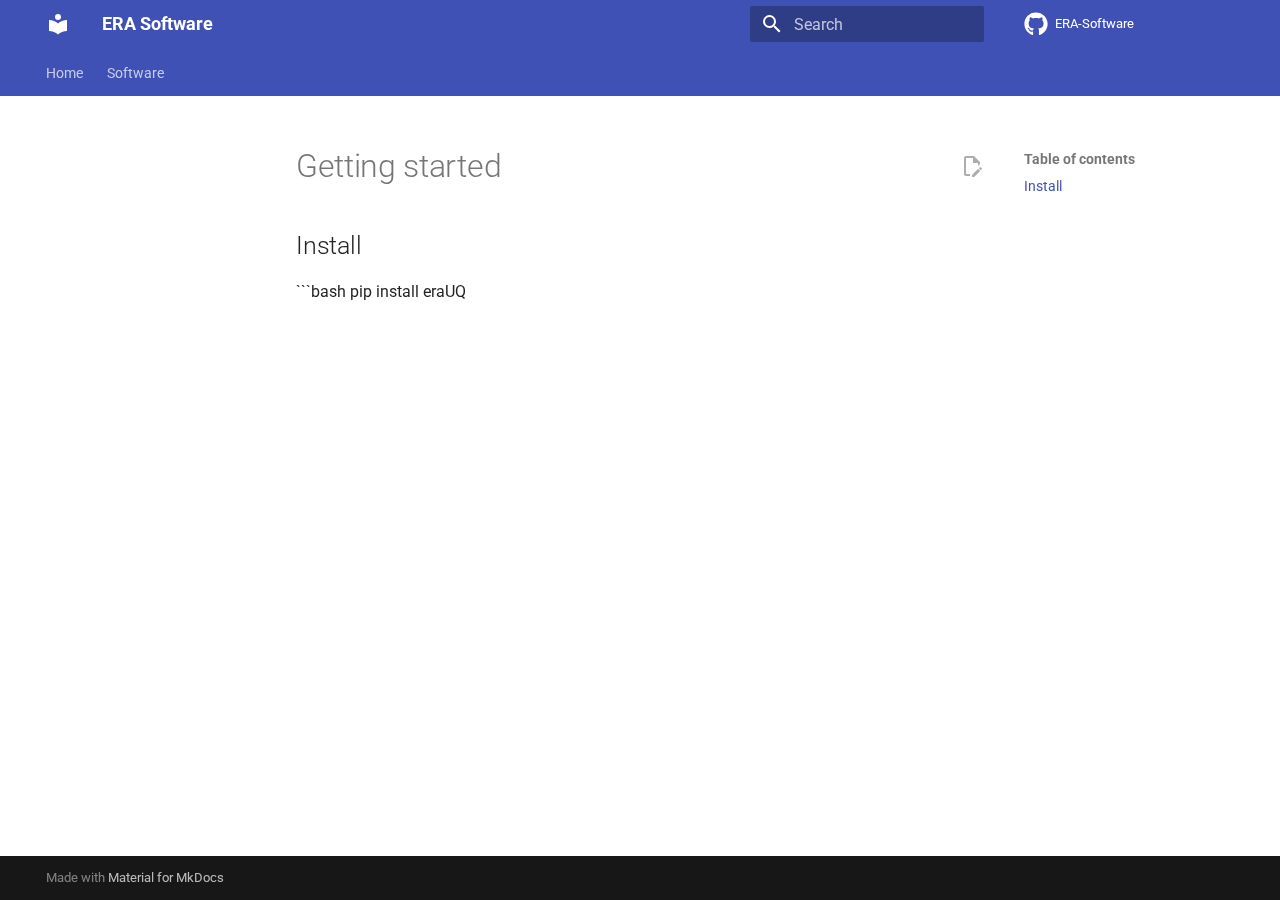
<file: docs/getting-started/index.html>
<!doctype html>
<html lang="en" class="no-js">
  <head>
    
      <meta charset="utf-8">
      <meta name="viewport" content="width=device-width,initial-scale=1">
      
        <meta name="description" content="Open-source tools for uncertainty quantification and decision-making in engineering risk analysis">
      
      
      
        <link rel="canonical" href="https://era-software.github.io/getting-started/">
      
      
      
      
        
      
      
      <link rel="icon" href="../assets/images/favicon.png">
      <meta name="generator" content="mkdocs-1.6.1, mkdocs-material-9.7.3">
    
    
      
        <title>Getting started - ERA Software</title>
      
    
    
      <link rel="stylesheet" href="../assets/stylesheets/main.484c7ddc.min.css">
      
      


    
    
      
    
    
      
        
        
        <link rel="preconnect" href="https://fonts.gstatic.com" crossorigin>
        <link rel="stylesheet" href="https://fonts.googleapis.com/css?family=Roboto:300,300i,400,400i,700,700i%7CRoboto+Mono:400,400i,700,700i&display=fallback">
        <style>:root{--md-text-font:"Roboto";--md-code-font:"Roboto Mono"}</style>
      
    
    
      <link rel="stylesheet" href="../stylesheets/extra.css">
    
    <script>__md_scope=new URL("..",location),__md_hash=e=>[...e].reduce(((e,_)=>(e<<5)-e+_.charCodeAt(0)),0),__md_get=(e,_=localStorage,t=__md_scope)=>JSON.parse(_.getItem(t.pathname+"."+e)),__md_set=(e,_,t=localStorage,a=__md_scope)=>{try{t.setItem(a.pathname+"."+e,JSON.stringify(_))}catch(e){}}</script>
    
      

    
    
  </head>
  
  
    <body dir="ltr">
  
    
    <input class="md-toggle" data-md-toggle="drawer" type="checkbox" id="__drawer" autocomplete="off">
    <input class="md-toggle" data-md-toggle="search" type="checkbox" id="__search" autocomplete="off">
    <label class="md-overlay" for="__drawer"></label>
    <div data-md-component="skip">
      
        
        <a href="#getting-started" class="md-skip">
          Skip to content
        </a>
      
    </div>
    <div data-md-component="announce">
      
    </div>
    
    
      

<header class="md-header" data-md-component="header">
  <nav class="md-header__inner md-grid" aria-label="Header">
    <a href=".." title="ERA Software" class="md-header__button md-logo" aria-label="ERA Software" data-md-component="logo">
      
  
  <svg xmlns="http://www.w3.org/2000/svg" viewBox="0 0 24 24"><path d="M12 8a3 3 0 0 0 3-3 3 3 0 0 0-3-3 3 3 0 0 0-3 3 3 3 0 0 0 3 3m0 3.54C9.64 9.35 6.5 8 3 8v11c3.5 0 6.64 1.35 9 3.54 2.36-2.19 5.5-3.54 9-3.54V8c-3.5 0-6.64 1.35-9 3.54"/></svg>

    </a>
    <label class="md-header__button md-icon" for="__drawer">
      
      <svg xmlns="http://www.w3.org/2000/svg" viewBox="0 0 24 24"><path d="M3 6h18v2H3zm0 5h18v2H3zm0 5h18v2H3z"/></svg>
    </label>
    <div class="md-header__title" data-md-component="header-title">
      <div class="md-header__ellipsis">
        <div class="md-header__topic">
          <span class="md-ellipsis">
            ERA Software
          </span>
        </div>
        <div class="md-header__topic" data-md-component="header-topic">
          <span class="md-ellipsis">
            
              Getting started
            
          </span>
        </div>
      </div>
    </div>
    
    
      <script>var palette=__md_get("__palette");if(palette&&palette.color){if("(prefers-color-scheme)"===palette.color.media){var media=matchMedia("(prefers-color-scheme: light)"),input=document.querySelector(media.matches?"[data-md-color-media='(prefers-color-scheme: light)']":"[data-md-color-media='(prefers-color-scheme: dark)']");palette.color.media=input.getAttribute("data-md-color-media"),palette.color.scheme=input.getAttribute("data-md-color-scheme"),palette.color.primary=input.getAttribute("data-md-color-primary"),palette.color.accent=input.getAttribute("data-md-color-accent")}for(var[key,value]of Object.entries(palette.color))document.body.setAttribute("data-md-color-"+key,value)}</script>
    
    
    
      
      
        <label class="md-header__button md-icon" for="__search">
          
          <svg xmlns="http://www.w3.org/2000/svg" viewBox="0 0 24 24"><path d="M9.5 3A6.5 6.5 0 0 1 16 9.5c0 1.61-.59 3.09-1.56 4.23l.27.27h.79l5 5-1.5 1.5-5-5v-.79l-.27-.27A6.52 6.52 0 0 1 9.5 16 6.5 6.5 0 0 1 3 9.5 6.5 6.5 0 0 1 9.5 3m0 2C7 5 5 7 5 9.5S7 14 9.5 14 14 12 14 9.5 12 5 9.5 5"/></svg>
        </label>
        <div class="md-search" data-md-component="search" role="dialog">
  <label class="md-search__overlay" for="__search"></label>
  <div class="md-search__inner" role="search">
    <form class="md-search__form" name="search">
      <input type="text" class="md-search__input" name="query" aria-label="Search" placeholder="Search" autocapitalize="off" autocorrect="off" autocomplete="off" spellcheck="false" data-md-component="search-query" required>
      <label class="md-search__icon md-icon" for="__search">
        
        <svg xmlns="http://www.w3.org/2000/svg" viewBox="0 0 24 24"><path d="M9.5 3A6.5 6.5 0 0 1 16 9.5c0 1.61-.59 3.09-1.56 4.23l.27.27h.79l5 5-1.5 1.5-5-5v-.79l-.27-.27A6.52 6.52 0 0 1 9.5 16 6.5 6.5 0 0 1 3 9.5 6.5 6.5 0 0 1 9.5 3m0 2C7 5 5 7 5 9.5S7 14 9.5 14 14 12 14 9.5 12 5 9.5 5"/></svg>
        
        <svg xmlns="http://www.w3.org/2000/svg" viewBox="0 0 24 24"><path d="M20 11v2H8l5.5 5.5-1.42 1.42L4.16 12l7.92-7.92L13.5 5.5 8 11z"/></svg>
      </label>
      <nav class="md-search__options" aria-label="Search">
        
        <button type="reset" class="md-search__icon md-icon" title="Clear" aria-label="Clear" tabindex="-1">
          
          <svg xmlns="http://www.w3.org/2000/svg" viewBox="0 0 24 24"><path d="M19 6.41 17.59 5 12 10.59 6.41 5 5 6.41 10.59 12 5 17.59 6.41 19 12 13.41 17.59 19 19 17.59 13.41 12z"/></svg>
        </button>
      </nav>
      
        <div class="md-search__suggest" data-md-component="search-suggest"></div>
      
    </form>
    <div class="md-search__output">
      <div class="md-search__scrollwrap" tabindex="0" data-md-scrollfix>
        <div class="md-search-result" data-md-component="search-result">
          <div class="md-search-result__meta">
            Initializing search
          </div>
          <ol class="md-search-result__list" role="presentation"></ol>
        </div>
      </div>
    </div>
  </div>
</div>
      
    
    
      <div class="md-header__source">
        <a href="https://github.com/ERA-Software" title="Go to repository" class="md-source" data-md-component="source">
  <div class="md-source__icon md-icon">
    
    <svg xmlns="http://www.w3.org/2000/svg" viewBox="0 0 512 512"><!--! Font Awesome Free 7.1.0 by @fontawesome - https://fontawesome.com License - https://fontawesome.com/license/free (Icons: CC BY 4.0, Fonts: SIL OFL 1.1, Code: MIT License) Copyright 2025 Fonticons, Inc.--><path d="M173.9 397.4c0 2-2.3 3.6-5.2 3.6-3.3.3-5.6-1.3-5.6-3.6 0-2 2.3-3.6 5.2-3.6 3-.3 5.6 1.3 5.6 3.6m-31.1-4.5c-.7 2 1.3 4.3 4.3 4.9 2.6 1 5.6 0 6.2-2s-1.3-4.3-4.3-5.2c-2.6-.7-5.5.3-6.2 2.3m44.2-1.7c-2.9.7-4.9 2.6-4.6 4.9.3 2 2.9 3.3 5.9 2.6 2.9-.7 4.9-2.6 4.6-4.6-.3-1.9-3-3.2-5.9-2.9M252.8 8C114.1 8 8 113.3 8 252c0 110.9 69.8 205.8 169.5 239.2 12.8 2.3 17.3-5.6 17.3-12.1 0-6.2-.3-40.4-.3-61.4 0 0-70 15-84.7-29.8 0 0-11.4-29.1-27.8-36.6 0 0-22.9-15.7 1.6-15.4 0 0 24.9 2 38.6 25.8 21.9 38.6 58.6 27.5 72.9 20.9 2.3-16 8.8-27.1 16-33.7-55.9-6.2-112.3-14.3-112.3-110.5 0-27.5 7.6-41.3 23.6-58.9-2.6-6.5-11.1-33.3 2.6-67.9 20.9-6.5 69 27 69 27 20-5.6 41.5-8.5 62.8-8.5s42.8 2.9 62.8 8.5c0 0 48.1-33.6 69-27 13.7 34.7 5.2 61.4 2.6 67.9 16 17.7 25.8 31.5 25.8 58.9 0 96.5-58.9 104.2-114.8 110.5 9.2 7.9 17 22.9 17 46.4 0 33.7-.3 75.4-.3 83.6 0 6.5 4.6 14.4 17.3 12.1C436.2 457.8 504 362.9 504 252 504 113.3 391.5 8 252.8 8M105.2 352.9c-1.3 1-1 3.3.7 5.2 1.6 1.6 3.9 2.3 5.2 1 1.3-1 1-3.3-.7-5.2-1.6-1.6-3.9-2.3-5.2-1m-10.8-8.1c-.7 1.3.3 2.9 2.3 3.9 1.6 1 3.6.7 4.3-.7.7-1.3-.3-2.9-2.3-3.9-2-.6-3.6-.3-4.3.7m32.4 35.6c-1.6 1.3-1 4.3 1.3 6.2 2.3 2.3 5.2 2.6 6.5 1 1.3-1.3.7-4.3-1.3-6.2-2.2-2.3-5.2-2.6-6.5-1m-11.4-14.7c-1.6 1-1.6 3.6 0 5.9s4.3 3.3 5.6 2.3c1.6-1.3 1.6-3.9 0-6.2-1.4-2.3-4-3.3-5.6-2"/></svg>
  </div>
  <div class="md-source__repository">
    ERA-Software
  </div>
</a>
      </div>
    
  </nav>
  
</header>
    
    <div class="md-container" data-md-component="container">
      
      
        
          
            
<nav class="md-tabs" aria-label="Tabs" data-md-component="tabs">
  <div class="md-grid">
    <ul class="md-tabs__list">
      
        
  
  
  
  
    <li class="md-tabs__item">
      <a href=".." class="md-tabs__link">
        
  
  
    
  
  Home

      </a>
    </li>
  

      
        
  
  
  
  
    <li class="md-tabs__item">
      <a href="../software/" class="md-tabs__link">
        
  
  
    
  
  Software

      </a>
    </li>
  

      
    </ul>
  </div>
</nav>
          
        
      
      <main class="md-main" data-md-component="main">
        <div class="md-main__inner md-grid">
          
            
              
              <div class="md-sidebar md-sidebar--primary" data-md-component="sidebar" data-md-type="navigation" >
                <div class="md-sidebar__scrollwrap">
                  <div class="md-sidebar__inner">
                    


  


<nav class="md-nav md-nav--primary md-nav--lifted" aria-label="Navigation" data-md-level="0">
  <label class="md-nav__title" for="__drawer">
    <a href=".." title="ERA Software" class="md-nav__button md-logo" aria-label="ERA Software" data-md-component="logo">
      
  
  <svg xmlns="http://www.w3.org/2000/svg" viewBox="0 0 24 24"><path d="M12 8a3 3 0 0 0 3-3 3 3 0 0 0-3-3 3 3 0 0 0-3 3 3 3 0 0 0 3 3m0 3.54C9.64 9.35 6.5 8 3 8v11c3.5 0 6.64 1.35 9 3.54 2.36-2.19 5.5-3.54 9-3.54V8c-3.5 0-6.64 1.35-9 3.54"/></svg>

    </a>
    ERA Software
  </label>
  
    <div class="md-nav__source">
      <a href="https://github.com/ERA-Software" title="Go to repository" class="md-source" data-md-component="source">
  <div class="md-source__icon md-icon">
    
    <svg xmlns="http://www.w3.org/2000/svg" viewBox="0 0 512 512"><!--! Font Awesome Free 7.1.0 by @fontawesome - https://fontawesome.com License - https://fontawesome.com/license/free (Icons: CC BY 4.0, Fonts: SIL OFL 1.1, Code: MIT License) Copyright 2025 Fonticons, Inc.--><path d="M173.9 397.4c0 2-2.3 3.6-5.2 3.6-3.3.3-5.6-1.3-5.6-3.6 0-2 2.3-3.6 5.2-3.6 3-.3 5.6 1.3 5.6 3.6m-31.1-4.5c-.7 2 1.3 4.3 4.3 4.9 2.6 1 5.6 0 6.2-2s-1.3-4.3-4.3-5.2c-2.6-.7-5.5.3-6.2 2.3m44.2-1.7c-2.9.7-4.9 2.6-4.6 4.9.3 2 2.9 3.3 5.9 2.6 2.9-.7 4.9-2.6 4.6-4.6-.3-1.9-3-3.2-5.9-2.9M252.8 8C114.1 8 8 113.3 8 252c0 110.9 69.8 205.8 169.5 239.2 12.8 2.3 17.3-5.6 17.3-12.1 0-6.2-.3-40.4-.3-61.4 0 0-70 15-84.7-29.8 0 0-11.4-29.1-27.8-36.6 0 0-22.9-15.7 1.6-15.4 0 0 24.9 2 38.6 25.8 21.9 38.6 58.6 27.5 72.9 20.9 2.3-16 8.8-27.1 16-33.7-55.9-6.2-112.3-14.3-112.3-110.5 0-27.5 7.6-41.3 23.6-58.9-2.6-6.5-11.1-33.3 2.6-67.9 20.9-6.5 69 27 69 27 20-5.6 41.5-8.5 62.8-8.5s42.8 2.9 62.8 8.5c0 0 48.1-33.6 69-27 13.7 34.7 5.2 61.4 2.6 67.9 16 17.7 25.8 31.5 25.8 58.9 0 96.5-58.9 104.2-114.8 110.5 9.2 7.9 17 22.9 17 46.4 0 33.7-.3 75.4-.3 83.6 0 6.5 4.6 14.4 17.3 12.1C436.2 457.8 504 362.9 504 252 504 113.3 391.5 8 252.8 8M105.2 352.9c-1.3 1-1 3.3.7 5.2 1.6 1.6 3.9 2.3 5.2 1 1.3-1 1-3.3-.7-5.2-1.6-1.6-3.9-2.3-5.2-1m-10.8-8.1c-.7 1.3.3 2.9 2.3 3.9 1.6 1 3.6.7 4.3-.7.7-1.3-.3-2.9-2.3-3.9-2-.6-3.6-.3-4.3.7m32.4 35.6c-1.6 1.3-1 4.3 1.3 6.2 2.3 2.3 5.2 2.6 6.5 1 1.3-1.3.7-4.3-1.3-6.2-2.2-2.3-5.2-2.6-6.5-1m-11.4-14.7c-1.6 1-1.6 3.6 0 5.9s4.3 3.3 5.6 2.3c1.6-1.3 1.6-3.9 0-6.2-1.4-2.3-4-3.3-5.6-2"/></svg>
  </div>
  <div class="md-source__repository">
    ERA-Software
  </div>
</a>
    </div>
  
  <ul class="md-nav__list" data-md-scrollfix>
    
      
      
  
  
  
  
    <li class="md-nav__item">
      <a href=".." class="md-nav__link">
        
  
  
  <span class="md-ellipsis">
    
  
    Home
  

    
  </span>
  
  

      </a>
    </li>
  

    
      
      
  
  
  
  
    <li class="md-nav__item">
      <a href="../software/" class="md-nav__link">
        
  
  
  <span class="md-ellipsis">
    
  
    Software
  

    
  </span>
  
  

      </a>
    </li>
  

    
  </ul>
</nav>
                  </div>
                </div>
              </div>
            
            
              
              <div class="md-sidebar md-sidebar--secondary" data-md-component="sidebar" data-md-type="toc" >
                <div class="md-sidebar__scrollwrap">
                  <div class="md-sidebar__inner">
                    

<nav class="md-nav md-nav--secondary" aria-label="Table of contents">
  
  
  
    
  
  
    <label class="md-nav__title" for="__toc">
      <span class="md-nav__icon md-icon"></span>
      Table of contents
    </label>
    <ul class="md-nav__list" data-md-component="toc" data-md-scrollfix>
      
        <li class="md-nav__item">
  <a href="#install" class="md-nav__link">
    <span class="md-ellipsis">
      
        Install
      
    </span>
  </a>
  
</li>
      
    </ul>
  
</nav>
                  </div>
                </div>
              </div>
            
          
          
            <div class="md-content" data-md-component="content">
              
              <article class="md-content__inner md-typeset">
                
                  


  
    <a href="https://github.com/ERA-Software/edit/main/src_docs/getting-started.md" title="Edit this page" class="md-content__button md-icon" rel="edit">
      
      <svg xmlns="http://www.w3.org/2000/svg" viewBox="0 0 24 24"><path d="M10 20H6V4h7v5h5v3.1l2-2V8l-6-6H6c-1.1 0-2 .9-2 2v16c0 1.1.9 2 2 2h4zm10.2-7c.1 0 .3.1.4.2l1.3 1.3c.2.2.2.6 0 .8l-1 1-2.1-2.1 1-1c.1-.1.2-.2.4-.2m0 3.9L14.1 23H12v-2.1l6.1-6.1z"/></svg>
    </a>
  
  


<h1 id="getting-started">Getting started<a class="headerlink" href="#getting-started" title="Permanent link">&para;</a></h1>
<h2 id="install">Install<a class="headerlink" href="#install" title="Permanent link">&para;</a></h2>
<p>```bash
pip install eraUQ</p>












                
              </article>
            </div>
          
          
<script>var target=document.getElementById(location.hash.slice(1));target&&target.name&&(target.checked=target.name.startsWith("__tabbed_"))</script>
        </div>
        
          <button type="button" class="md-top md-icon" data-md-component="top" hidden>
  
  <svg xmlns="http://www.w3.org/2000/svg" viewBox="0 0 24 24"><path d="M13 20h-2V8l-5.5 5.5-1.42-1.42L12 4.16l7.92 7.92-1.42 1.42L13 8z"/></svg>
  Back to top
</button>
        
      </main>
      
        <footer class="md-footer">
  
  <div class="md-footer-meta md-typeset">
    <div class="md-footer-meta__inner md-grid">
      <div class="md-copyright">
  
  
    Made with
    <a href="https://squidfunk.github.io/mkdocs-material/" target="_blank" rel="noopener">
      Material for MkDocs
    </a>
  
</div>
      
    </div>
  </div>
</footer>
      
    </div>
    <div class="md-dialog" data-md-component="dialog">
      <div class="md-dialog__inner md-typeset"></div>
    </div>
    
    
    
      
      
      <script id="__config" type="application/json">{"annotate": null, "base": "..", "features": ["navigation.tabs", "navigation.indexes", "navigation.sections", "navigation.top", "toc.follow", "content.action.edit", "content.code.copy", "search.suggest", "search.highlight"], "search": "../assets/javascripts/workers/search.2c215733.min.js", "tags": null, "translations": {"clipboard.copied": "Copied to clipboard", "clipboard.copy": "Copy to clipboard", "search.result.more.one": "1 more on this page", "search.result.more.other": "# more on this page", "search.result.none": "No matching documents", "search.result.one": "1 matching document", "search.result.other": "# matching documents", "search.result.placeholder": "Type to start searching", "search.result.term.missing": "Missing", "select.version": "Select version"}, "version": null}</script>
    
    
      <script src="../assets/javascripts/bundle.79ae519e.min.js"></script>
      
    
  </body>
</html>
</file>
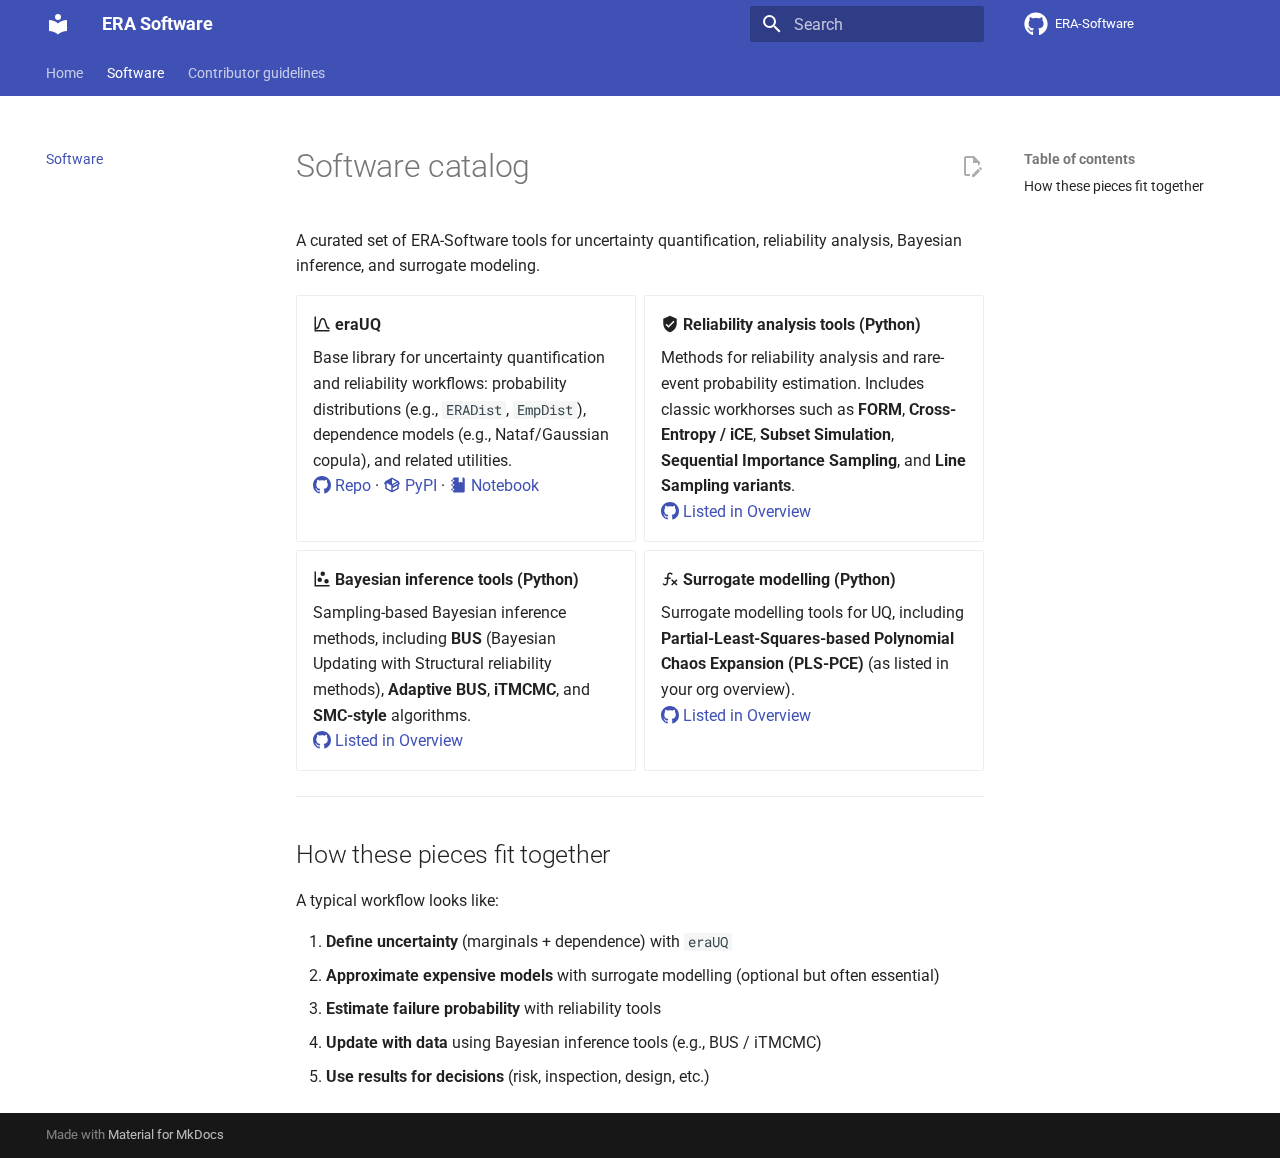
<file: docs/software/index.html>
<!doctype html>
<html lang="en" class="no-js">
  <head>
    
      <meta charset="utf-8">
      <meta name="viewport" content="width=device-width,initial-scale=1">
      
        <meta name="description" content="Open-source tools for uncertainty quantification and decision-making in engineering risk analysis">
      
      
      
        <link rel="canonical" href="https://era-software.github.io/software/">
      
      
        <link rel="prev" href="..">
      
      
        <link rel="next" href="../contributor-guidelines/">
      
      
        
      
      
      <link rel="icon" href="../assets/images/favicon.png">
      <meta name="generator" content="mkdocs-1.6.1, mkdocs-material-9.7.3">
    
    
      
        <title>Software - ERA Software</title>
      
    
    
      <link rel="stylesheet" href="../assets/stylesheets/main.484c7ddc.min.css">
      
      


    
    
      
    
    
      
        
        
        <link rel="preconnect" href="https://fonts.gstatic.com" crossorigin>
        <link rel="stylesheet" href="https://fonts.googleapis.com/css?family=Roboto:300,300i,400,400i,700,700i%7CRoboto+Mono:400,400i,700,700i&display=fallback">
        <style>:root{--md-text-font:"Roboto";--md-code-font:"Roboto Mono"}</style>
      
    
    
      <link rel="stylesheet" href="../stylesheets/extra.css">
    
    <script>__md_scope=new URL("..",location),__md_hash=e=>[...e].reduce(((e,_)=>(e<<5)-e+_.charCodeAt(0)),0),__md_get=(e,_=localStorage,t=__md_scope)=>JSON.parse(_.getItem(t.pathname+"."+e)),__md_set=(e,_,t=localStorage,a=__md_scope)=>{try{t.setItem(a.pathname+"."+e,JSON.stringify(_))}catch(e){}}</script>
    
      

    
    
  </head>
  
  
    <body dir="ltr">
  
    
    <input class="md-toggle" data-md-toggle="drawer" type="checkbox" id="__drawer" autocomplete="off">
    <input class="md-toggle" data-md-toggle="search" type="checkbox" id="__search" autocomplete="off">
    <label class="md-overlay" for="__drawer"></label>
    <div data-md-component="skip">
      
        
        <a href="#software-catalog" class="md-skip">
          Skip to content
        </a>
      
    </div>
    <div data-md-component="announce">
      
    </div>
    
    
      

<header class="md-header" data-md-component="header">
  <nav class="md-header__inner md-grid" aria-label="Header">
    <a href=".." title="ERA Software" class="md-header__button md-logo" aria-label="ERA Software" data-md-component="logo">
      
  
  <svg xmlns="http://www.w3.org/2000/svg" viewBox="0 0 24 24"><path d="M12 8a3 3 0 0 0 3-3 3 3 0 0 0-3-3 3 3 0 0 0-3 3 3 3 0 0 0 3 3m0 3.54C9.64 9.35 6.5 8 3 8v11c3.5 0 6.64 1.35 9 3.54 2.36-2.19 5.5-3.54 9-3.54V8c-3.5 0-6.64 1.35-9 3.54"/></svg>

    </a>
    <label class="md-header__button md-icon" for="__drawer">
      
      <svg xmlns="http://www.w3.org/2000/svg" viewBox="0 0 24 24"><path d="M3 6h18v2H3zm0 5h18v2H3zm0 5h18v2H3z"/></svg>
    </label>
    <div class="md-header__title" data-md-component="header-title">
      <div class="md-header__ellipsis">
        <div class="md-header__topic">
          <span class="md-ellipsis">
            ERA Software
          </span>
        </div>
        <div class="md-header__topic" data-md-component="header-topic">
          <span class="md-ellipsis">
            
              Software
            
          </span>
        </div>
      </div>
    </div>
    
    
      <script>var palette=__md_get("__palette");if(palette&&palette.color){if("(prefers-color-scheme)"===palette.color.media){var media=matchMedia("(prefers-color-scheme: light)"),input=document.querySelector(media.matches?"[data-md-color-media='(prefers-color-scheme: light)']":"[data-md-color-media='(prefers-color-scheme: dark)']");palette.color.media=input.getAttribute("data-md-color-media"),palette.color.scheme=input.getAttribute("data-md-color-scheme"),palette.color.primary=input.getAttribute("data-md-color-primary"),palette.color.accent=input.getAttribute("data-md-color-accent")}for(var[key,value]of Object.entries(palette.color))document.body.setAttribute("data-md-color-"+key,value)}</script>
    
    
    
      
      
        <label class="md-header__button md-icon" for="__search">
          
          <svg xmlns="http://www.w3.org/2000/svg" viewBox="0 0 24 24"><path d="M9.5 3A6.5 6.5 0 0 1 16 9.5c0 1.61-.59 3.09-1.56 4.23l.27.27h.79l5 5-1.5 1.5-5-5v-.79l-.27-.27A6.52 6.52 0 0 1 9.5 16 6.5 6.5 0 0 1 3 9.5 6.5 6.5 0 0 1 9.5 3m0 2C7 5 5 7 5 9.5S7 14 9.5 14 14 12 14 9.5 12 5 9.5 5"/></svg>
        </label>
        <div class="md-search" data-md-component="search" role="dialog">
  <label class="md-search__overlay" for="__search"></label>
  <div class="md-search__inner" role="search">
    <form class="md-search__form" name="search">
      <input type="text" class="md-search__input" name="query" aria-label="Search" placeholder="Search" autocapitalize="off" autocorrect="off" autocomplete="off" spellcheck="false" data-md-component="search-query" required>
      <label class="md-search__icon md-icon" for="__search">
        
        <svg xmlns="http://www.w3.org/2000/svg" viewBox="0 0 24 24"><path d="M9.5 3A6.5 6.5 0 0 1 16 9.5c0 1.61-.59 3.09-1.56 4.23l.27.27h.79l5 5-1.5 1.5-5-5v-.79l-.27-.27A6.52 6.52 0 0 1 9.5 16 6.5 6.5 0 0 1 3 9.5 6.5 6.5 0 0 1 9.5 3m0 2C7 5 5 7 5 9.5S7 14 9.5 14 14 12 14 9.5 12 5 9.5 5"/></svg>
        
        <svg xmlns="http://www.w3.org/2000/svg" viewBox="0 0 24 24"><path d="M20 11v2H8l5.5 5.5-1.42 1.42L4.16 12l7.92-7.92L13.5 5.5 8 11z"/></svg>
      </label>
      <nav class="md-search__options" aria-label="Search">
        
        <button type="reset" class="md-search__icon md-icon" title="Clear" aria-label="Clear" tabindex="-1">
          
          <svg xmlns="http://www.w3.org/2000/svg" viewBox="0 0 24 24"><path d="M19 6.41 17.59 5 12 10.59 6.41 5 5 6.41 10.59 12 5 17.59 6.41 19 12 13.41 17.59 19 19 17.59 13.41 12z"/></svg>
        </button>
      </nav>
      
        <div class="md-search__suggest" data-md-component="search-suggest"></div>
      
    </form>
    <div class="md-search__output">
      <div class="md-search__scrollwrap" tabindex="0" data-md-scrollfix>
        <div class="md-search-result" data-md-component="search-result">
          <div class="md-search-result__meta">
            Initializing search
          </div>
          <ol class="md-search-result__list" role="presentation"></ol>
        </div>
      </div>
    </div>
  </div>
</div>
      
    
    
      <div class="md-header__source">
        <a href="https://github.com/ERA-Software" title="Go to repository" class="md-source" data-md-component="source">
  <div class="md-source__icon md-icon">
    
    <svg xmlns="http://www.w3.org/2000/svg" viewBox="0 0 512 512"><!--! Font Awesome Free 7.1.0 by @fontawesome - https://fontawesome.com License - https://fontawesome.com/license/free (Icons: CC BY 4.0, Fonts: SIL OFL 1.1, Code: MIT License) Copyright 2025 Fonticons, Inc.--><path d="M173.9 397.4c0 2-2.3 3.6-5.2 3.6-3.3.3-5.6-1.3-5.6-3.6 0-2 2.3-3.6 5.2-3.6 3-.3 5.6 1.3 5.6 3.6m-31.1-4.5c-.7 2 1.3 4.3 4.3 4.9 2.6 1 5.6 0 6.2-2s-1.3-4.3-4.3-5.2c-2.6-.7-5.5.3-6.2 2.3m44.2-1.7c-2.9.7-4.9 2.6-4.6 4.9.3 2 2.9 3.3 5.9 2.6 2.9-.7 4.9-2.6 4.6-4.6-.3-1.9-3-3.2-5.9-2.9M252.8 8C114.1 8 8 113.3 8 252c0 110.9 69.8 205.8 169.5 239.2 12.8 2.3 17.3-5.6 17.3-12.1 0-6.2-.3-40.4-.3-61.4 0 0-70 15-84.7-29.8 0 0-11.4-29.1-27.8-36.6 0 0-22.9-15.7 1.6-15.4 0 0 24.9 2 38.6 25.8 21.9 38.6 58.6 27.5 72.9 20.9 2.3-16 8.8-27.1 16-33.7-55.9-6.2-112.3-14.3-112.3-110.5 0-27.5 7.6-41.3 23.6-58.9-2.6-6.5-11.1-33.3 2.6-67.9 20.9-6.5 69 27 69 27 20-5.6 41.5-8.5 62.8-8.5s42.8 2.9 62.8 8.5c0 0 48.1-33.6 69-27 13.7 34.7 5.2 61.4 2.6 67.9 16 17.7 25.8 31.5 25.8 58.9 0 96.5-58.9 104.2-114.8 110.5 9.2 7.9 17 22.9 17 46.4 0 33.7-.3 75.4-.3 83.6 0 6.5 4.6 14.4 17.3 12.1C436.2 457.8 504 362.9 504 252 504 113.3 391.5 8 252.8 8M105.2 352.9c-1.3 1-1 3.3.7 5.2 1.6 1.6 3.9 2.3 5.2 1 1.3-1 1-3.3-.7-5.2-1.6-1.6-3.9-2.3-5.2-1m-10.8-8.1c-.7 1.3.3 2.9 2.3 3.9 1.6 1 3.6.7 4.3-.7.7-1.3-.3-2.9-2.3-3.9-2-.6-3.6-.3-4.3.7m32.4 35.6c-1.6 1.3-1 4.3 1.3 6.2 2.3 2.3 5.2 2.6 6.5 1 1.3-1.3.7-4.3-1.3-6.2-2.2-2.3-5.2-2.6-6.5-1m-11.4-14.7c-1.6 1-1.6 3.6 0 5.9s4.3 3.3 5.6 2.3c1.6-1.3 1.6-3.9 0-6.2-1.4-2.3-4-3.3-5.6-2"/></svg>
  </div>
  <div class="md-source__repository">
    ERA-Software
  </div>
</a>
      </div>
    
  </nav>
  
</header>
    
    <div class="md-container" data-md-component="container">
      
      
        
          
            
<nav class="md-tabs" aria-label="Tabs" data-md-component="tabs">
  <div class="md-grid">
    <ul class="md-tabs__list">
      
        
  
  
  
  
    <li class="md-tabs__item">
      <a href=".." class="md-tabs__link">
        
  
  
    
  
  Home

      </a>
    </li>
  

      
        
  
  
  
    
  
  
    <li class="md-tabs__item md-tabs__item--active">
      <a href="./" class="md-tabs__link">
        
  
  
    
  
  Software

      </a>
    </li>
  

      
        
  
  
  
  
    <li class="md-tabs__item">
      <a href="../contributor-guidelines/" class="md-tabs__link">
        
  
  
    
  
  Contributor guidelines

      </a>
    </li>
  

      
    </ul>
  </div>
</nav>
          
        
      
      <main class="md-main" data-md-component="main">
        <div class="md-main__inner md-grid">
          
            
              
              <div class="md-sidebar md-sidebar--primary" data-md-component="sidebar" data-md-type="navigation" >
                <div class="md-sidebar__scrollwrap">
                  <div class="md-sidebar__inner">
                    


  


<nav class="md-nav md-nav--primary md-nav--lifted" aria-label="Navigation" data-md-level="0">
  <label class="md-nav__title" for="__drawer">
    <a href=".." title="ERA Software" class="md-nav__button md-logo" aria-label="ERA Software" data-md-component="logo">
      
  
  <svg xmlns="http://www.w3.org/2000/svg" viewBox="0 0 24 24"><path d="M12 8a3 3 0 0 0 3-3 3 3 0 0 0-3-3 3 3 0 0 0-3 3 3 3 0 0 0 3 3m0 3.54C9.64 9.35 6.5 8 3 8v11c3.5 0 6.64 1.35 9 3.54 2.36-2.19 5.5-3.54 9-3.54V8c-3.5 0-6.64 1.35-9 3.54"/></svg>

    </a>
    ERA Software
  </label>
  
    <div class="md-nav__source">
      <a href="https://github.com/ERA-Software" title="Go to repository" class="md-source" data-md-component="source">
  <div class="md-source__icon md-icon">
    
    <svg xmlns="http://www.w3.org/2000/svg" viewBox="0 0 512 512"><!--! Font Awesome Free 7.1.0 by @fontawesome - https://fontawesome.com License - https://fontawesome.com/license/free (Icons: CC BY 4.0, Fonts: SIL OFL 1.1, Code: MIT License) Copyright 2025 Fonticons, Inc.--><path d="M173.9 397.4c0 2-2.3 3.6-5.2 3.6-3.3.3-5.6-1.3-5.6-3.6 0-2 2.3-3.6 5.2-3.6 3-.3 5.6 1.3 5.6 3.6m-31.1-4.5c-.7 2 1.3 4.3 4.3 4.9 2.6 1 5.6 0 6.2-2s-1.3-4.3-4.3-5.2c-2.6-.7-5.5.3-6.2 2.3m44.2-1.7c-2.9.7-4.9 2.6-4.6 4.9.3 2 2.9 3.3 5.9 2.6 2.9-.7 4.9-2.6 4.6-4.6-.3-1.9-3-3.2-5.9-2.9M252.8 8C114.1 8 8 113.3 8 252c0 110.9 69.8 205.8 169.5 239.2 12.8 2.3 17.3-5.6 17.3-12.1 0-6.2-.3-40.4-.3-61.4 0 0-70 15-84.7-29.8 0 0-11.4-29.1-27.8-36.6 0 0-22.9-15.7 1.6-15.4 0 0 24.9 2 38.6 25.8 21.9 38.6 58.6 27.5 72.9 20.9 2.3-16 8.8-27.1 16-33.7-55.9-6.2-112.3-14.3-112.3-110.5 0-27.5 7.6-41.3 23.6-58.9-2.6-6.5-11.1-33.3 2.6-67.9 20.9-6.5 69 27 69 27 20-5.6 41.5-8.5 62.8-8.5s42.8 2.9 62.8 8.5c0 0 48.1-33.6 69-27 13.7 34.7 5.2 61.4 2.6 67.9 16 17.7 25.8 31.5 25.8 58.9 0 96.5-58.9 104.2-114.8 110.5 9.2 7.9 17 22.9 17 46.4 0 33.7-.3 75.4-.3 83.6 0 6.5 4.6 14.4 17.3 12.1C436.2 457.8 504 362.9 504 252 504 113.3 391.5 8 252.8 8M105.2 352.9c-1.3 1-1 3.3.7 5.2 1.6 1.6 3.9 2.3 5.2 1 1.3-1 1-3.3-.7-5.2-1.6-1.6-3.9-2.3-5.2-1m-10.8-8.1c-.7 1.3.3 2.9 2.3 3.9 1.6 1 3.6.7 4.3-.7.7-1.3-.3-2.9-2.3-3.9-2-.6-3.6-.3-4.3.7m32.4 35.6c-1.6 1.3-1 4.3 1.3 6.2 2.3 2.3 5.2 2.6 6.5 1 1.3-1.3.7-4.3-1.3-6.2-2.2-2.3-5.2-2.6-6.5-1m-11.4-14.7c-1.6 1-1.6 3.6 0 5.9s4.3 3.3 5.6 2.3c1.6-1.3 1.6-3.9 0-6.2-1.4-2.3-4-3.3-5.6-2"/></svg>
  </div>
  <div class="md-source__repository">
    ERA-Software
  </div>
</a>
    </div>
  
  <ul class="md-nav__list" data-md-scrollfix>
    
      
      
  
  
  
  
    <li class="md-nav__item">
      <a href=".." class="md-nav__link">
        
  
  
  <span class="md-ellipsis">
    
  
    Home
  

    
  </span>
  
  

      </a>
    </li>
  

    
      
      
  
  
    
  
  
  
    <li class="md-nav__item md-nav__item--active">
      
      <input class="md-nav__toggle md-toggle" type="checkbox" id="__toc">
      
      
        
      
      
        <label class="md-nav__link md-nav__link--active" for="__toc">
          
  
  
  <span class="md-ellipsis">
    
  
    Software
  

    
  </span>
  
  

          <span class="md-nav__icon md-icon"></span>
        </label>
      
      <a href="./" class="md-nav__link md-nav__link--active">
        
  
  
  <span class="md-ellipsis">
    
  
    Software
  

    
  </span>
  
  

      </a>
      
        

<nav class="md-nav md-nav--secondary" aria-label="Table of contents">
  
  
  
    
  
  
    <label class="md-nav__title" for="__toc">
      <span class="md-nav__icon md-icon"></span>
      Table of contents
    </label>
    <ul class="md-nav__list" data-md-component="toc" data-md-scrollfix>
      
        <li class="md-nav__item">
  <a href="#how-these-pieces-fit-together" class="md-nav__link">
    <span class="md-ellipsis">
      
        How these pieces fit together
      
    </span>
  </a>
  
</li>
      
    </ul>
  
</nav>
      
    </li>
  

    
      
      
  
  
  
  
    <li class="md-nav__item">
      <a href="../contributor-guidelines/" class="md-nav__link">
        
  
  
  <span class="md-ellipsis">
    
  
    Contributor guidelines
  

    
  </span>
  
  

      </a>
    </li>
  

    
  </ul>
</nav>
                  </div>
                </div>
              </div>
            
            
              
              <div class="md-sidebar md-sidebar--secondary" data-md-component="sidebar" data-md-type="toc" >
                <div class="md-sidebar__scrollwrap">
                  <div class="md-sidebar__inner">
                    

<nav class="md-nav md-nav--secondary" aria-label="Table of contents">
  
  
  
    
  
  
    <label class="md-nav__title" for="__toc">
      <span class="md-nav__icon md-icon"></span>
      Table of contents
    </label>
    <ul class="md-nav__list" data-md-component="toc" data-md-scrollfix>
      
        <li class="md-nav__item">
  <a href="#how-these-pieces-fit-together" class="md-nav__link">
    <span class="md-ellipsis">
      
        How these pieces fit together
      
    </span>
  </a>
  
</li>
      
    </ul>
  
</nav>
                  </div>
                </div>
              </div>
            
          
          
            <div class="md-content" data-md-component="content">
              
              <article class="md-content__inner md-typeset">
                
                  


  
    <a href="https://github.com/ERA-Software/edit/main/src_docs/software.md" title="Edit this page" class="md-content__button md-icon" rel="edit">
      
      <svg xmlns="http://www.w3.org/2000/svg" viewBox="0 0 24 24"><path d="M10 20H6V4h7v5h5v3.1l2-2V8l-6-6H6c-1.1 0-2 .9-2 2v16c0 1.1.9 2 2 2h4zm10.2-7c.1 0 .3.1.4.2l1.3 1.3c.2.2.2.6 0 .8l-1 1-2.1-2.1 1-1c.1-.1.2-.2.4-.2m0 3.9L14.1 23H12v-2.1l6.1-6.1z"/></svg>
    </a>
  
  


<h1 id="software-catalog">Software catalog<a class="headerlink" href="#software-catalog" title="Permanent link">&para;</a></h1>
<p>A curated set of ERA-Software tools for uncertainty quantification, reliability analysis, Bayesian inference, and surrogate modeling.</p>
<div class="grid cards">
<ul>
<li>
<p><span class="twemoji"><svg xmlns="http://www.w3.org/2000/svg" viewBox="0 0 24 24"><path d="M9.96 11.31C10.82 8.1 11.5 6 13 6s2.18 2.1 3.04 5.31C17 14.92 18.1 19 22 19v-2c-2.2 0-3-2.46-4.03-6.2C17.08 7.46 16.15 4 13 4s-4.08 3.46-4.97 6.8C7.03 14.54 6.2 17 4 17V2H2v20h20v-2H4v-1c3.9 0 5-4.08 5.96-7.69"/></svg></span> <strong>eraUQ</strong></p>
<p>Base library for uncertainty quantification and reliability workflows: probability distributions (e.g., <code>ERADist</code>, <code>EmpDist</code>), dependence models (e.g., Nataf/Gaussian copula), and related utilities.<br />
<a href="https://github.com/ERA-Software/eraUQ"><span class="twemoji"><svg xmlns="http://www.w3.org/2000/svg" viewBox="0 0 16 16"><path d="M8 0c4.42 0 8 3.58 8 8a8.01 8.01 0 0 1-5.45 7.59c-.4.08-.55-.17-.55-.38 0-.27.01-1.13.01-2.2 0-.75-.25-1.23-.54-1.48 1.78-.2 3.65-.88 3.65-3.95 0-.88-.31-1.59-.82-2.15.08-.2.36-1.02-.08-2.12 0 0-.67-.22-2.2.82-.64-.18-1.32-.27-2-.27s-1.36.09-2 .27c-1.53-1.03-2.2-.82-2.2-.82-.44 1.1-.16 1.92-.08 2.12-.51.56-.82 1.28-.82 2.15 0 3.06 1.86 3.75 3.64 3.95-.23.2-.44.55-.51 1.07-.46.21-1.61.55-2.33-.66-.15-.24-.6-.83-1.23-.82-.67.01-.27.38.01.53.34.19.73.9.82 1.13.16.45.68 1.31 2.69.94 0 .67.01 1.3.01 1.49 0 .21-.15.45-.55.38A7.995 7.995 0 0 1 0 8c0-4.42 3.58-8 8-8"/></svg></span> Repo</a> ·
<a href="https://pypi.org/project/eraUQ/"><span class="twemoji"><svg xmlns="http://www.w3.org/2000/svg" viewBox="0 0 24 24"><path d="M2 10.96a.985.985 0 0 1-.37-1.37L3.13 7c.11-.2.28-.34.47-.42l7.83-4.4c.16-.12.36-.18.57-.18s.41.06.57.18l7.9 4.44c.19.1.35.26.44.46l1.45 2.52c.28.48.11 1.09-.36 1.36l-1 .58v4.96c0 .38-.21.71-.53.88l-7.9 4.44c-.16.12-.36.18-.57.18s-.41-.06-.57-.18l-7.9-4.44A.99.99 0 0 1 3 16.5v-5.54c-.3.17-.68.18-1 0m10-6.81v6.7l5.96-3.35zM5 15.91l6 3.38v-6.71L5 9.21zm14 0v-3.22l-5 2.9c-.33.18-.7.17-1 .01v3.69zm-5.15-2.55 6.28-3.63-.58-1.01-6.28 3.63z"/></svg></span> PyPI</a> ·
<a href="https://github.com/ERA-Software/eraUQ#example-notebook"><span class="twemoji"><svg xmlns="http://www.w3.org/2000/svg" viewBox="0 0 24 24"><path d="M3 7V5h2V4a2 2 0 0 1 2-2h6v7l2.5-1.5L18 9V2h1c1.05 0 2 .95 2 2v16c0 1.05-.95 2-2 2H7c-1.05 0-2-.95-2-2v-1H3v-2h2v-4H3v-2h2V7zm4 4H5v2h2zm0-4V5H5v2zm0 12v-2H5v2z"/></svg></span> Notebook</a></p>
</li>
<li>
<p><span class="twemoji"><svg xmlns="http://www.w3.org/2000/svg" viewBox="0 0 24 24"><path d="m10 17-4-4 1.41-1.41L10 14.17l6.59-6.59L18 9m-6-8L3 5v6c0 5.55 3.84 10.74 9 12 5.16-1.26 9-6.45 9-12V5z"/></svg></span> <strong>Reliability analysis tools (Python)</strong></p>
<p>Methods for reliability analysis and rare-event probability estimation. Includes classic workhorses such as <strong>FORM</strong>, <strong>Cross-Entropy / iCE</strong>, <strong>Subset Simulation</strong>, <strong>Sequential Importance Sampling</strong>, and <strong>Line Sampling variants</strong>.<br />
<a href="https://github.com/ERA-Software/Overview"><span class="twemoji"><svg xmlns="http://www.w3.org/2000/svg" viewBox="0 0 16 16"><path d="M8 0c4.42 0 8 3.58 8 8a8.01 8.01 0 0 1-5.45 7.59c-.4.08-.55-.17-.55-.38 0-.27.01-1.13.01-2.2 0-.75-.25-1.23-.54-1.48 1.78-.2 3.65-.88 3.65-3.95 0-.88-.31-1.59-.82-2.15.08-.2.36-1.02-.08-2.12 0 0-.67-.22-2.2.82-.64-.18-1.32-.27-2-.27s-1.36.09-2 .27c-1.53-1.03-2.2-.82-2.2-.82-.44 1.1-.16 1.92-.08 2.12-.51.56-.82 1.28-.82 2.15 0 3.06 1.86 3.75 3.64 3.95-.23.2-.44.55-.51 1.07-.46.21-1.61.55-2.33-.66-.15-.24-.6-.83-1.23-.82-.67.01-.27.38.01.53.34.19.73.9.82 1.13.16.45.68 1.31 2.69.94 0 .67.01 1.3.01 1.49 0 .21-.15.45-.55.38A7.995 7.995 0 0 1 0 8c0-4.42 3.58-8 8-8"/></svg></span> Listed in Overview</a></p>
</li>
<li>
<p><span class="twemoji"><svg xmlns="http://www.w3.org/2000/svg" viewBox="0 0 24 24"><path d="M2 2h2v18h18v2H2zm7 8a3 3 0 0 1 3 3 3 3 0 0 1-3 3 3 3 0 0 1-3-3 3 3 0 0 1 3-3m4-8a3 3 0 0 1 3 3 3 3 0 0 1-3 3 3 3 0 0 1-3-3 3 3 0 0 1 3-3m5 10a3 3 0 0 1 3 3 3 3 0 0 1-3 3 3 3 0 0 1-3-3 3 3 0 0 1 3-3"/></svg></span> <strong>Bayesian inference tools (Python)</strong></p>
<p>Sampling-based Bayesian inference methods, including <strong>BUS</strong> (Bayesian Updating with Structural reliability methods), <strong>Adaptive BUS</strong>, <strong>iTMCMC</strong>, and <strong>SMC-style</strong> algorithms.<br />
<a href="https://github.com/ERA-Software/Overview"><span class="twemoji"><svg xmlns="http://www.w3.org/2000/svg" viewBox="0 0 16 16"><path d="M8 0c4.42 0 8 3.58 8 8a8.01 8.01 0 0 1-5.45 7.59c-.4.08-.55-.17-.55-.38 0-.27.01-1.13.01-2.2 0-.75-.25-1.23-.54-1.48 1.78-.2 3.65-.88 3.65-3.95 0-.88-.31-1.59-.82-2.15.08-.2.36-1.02-.08-2.12 0 0-.67-.22-2.2.82-.64-.18-1.32-.27-2-.27s-1.36.09-2 .27c-1.53-1.03-2.2-.82-2.2-.82-.44 1.1-.16 1.92-.08 2.12-.51.56-.82 1.28-.82 2.15 0 3.06 1.86 3.75 3.64 3.95-.23.2-.44.55-.51 1.07-.46.21-1.61.55-2.33-.66-.15-.24-.6-.83-1.23-.82-.67.01-.27.38.01.53.34.19.73.9.82 1.13.16.45.68 1.31 2.69.94 0 .67.01 1.3.01 1.49 0 .21-.15.45-.55.38A7.995 7.995 0 0 1 0 8c0-4.42 3.58-8 8-8"/></svg></span> Listed in Overview</a></p>
</li>
<li>
<p><span class="twemoji"><svg xmlns="http://www.w3.org/2000/svg" viewBox="0 0 24 24"><path d="M12.42 5.29c-1.1-.1-2.07.71-2.17 1.82L10 10h2.82v2h-3l-.44 5.07A4.001 4.001 0 0 1 2 18.83l1.5-1.5c.33 1.05 1.46 1.64 2.5 1.3.78-.24 1.33-.93 1.4-1.74L7.82 12h-3v-2H8l.27-3.07a4.01 4.01 0 0 1 4.33-3.65c1.26.11 2.4.81 3.06 1.89l-1.5 1.5c-.25-.77-.93-1.31-1.74-1.38M22 13.65l-1.41-1.41-2.83 2.83-2.83-2.83-1.43 1.41 2.85 2.85-2.85 2.81 1.43 1.41 2.83-2.83 2.83 2.83L22 19.31l-2.83-2.81z"/></svg></span> <strong>Surrogate modelling (Python)</strong></p>
<p>Surrogate modelling tools for UQ, including <strong>Partial-Least-Squares-based Polynomial Chaos Expansion (PLS-PCE)</strong> (as listed in your org overview).<br />
<a href="https://github.com/ERA-Software/Overview"><span class="twemoji"><svg xmlns="http://www.w3.org/2000/svg" viewBox="0 0 16 16"><path d="M8 0c4.42 0 8 3.58 8 8a8.01 8.01 0 0 1-5.45 7.59c-.4.08-.55-.17-.55-.38 0-.27.01-1.13.01-2.2 0-.75-.25-1.23-.54-1.48 1.78-.2 3.65-.88 3.65-3.95 0-.88-.31-1.59-.82-2.15.08-.2.36-1.02-.08-2.12 0 0-.67-.22-2.2.82-.64-.18-1.32-.27-2-.27s-1.36.09-2 .27c-1.53-1.03-2.2-.82-2.2-.82-.44 1.1-.16 1.92-.08 2.12-.51.56-.82 1.28-.82 2.15 0 3.06 1.86 3.75 3.64 3.95-.23.2-.44.55-.51 1.07-.46.21-1.61.55-2.33-.66-.15-.24-.6-.83-1.23-.82-.67.01-.27.38.01.53.34.19.73.9.82 1.13.16.45.68 1.31 2.69.94 0 .67.01 1.3.01 1.49 0 .21-.15.45-.55.38A7.995 7.995 0 0 1 0 8c0-4.42 3.58-8 8-8"/></svg></span> Listed in Overview</a></p>
</li>
</ul>
</div>
<hr />
<h2 id="how-these-pieces-fit-together">How these pieces fit together<a class="headerlink" href="#how-these-pieces-fit-together" title="Permanent link">&para;</a></h2>
<p>A typical workflow looks like:</p>
<ol>
<li><strong>Define uncertainty</strong> (marginals + dependence) with <code>eraUQ</code></li>
<li><strong>Approximate expensive models</strong> with surrogate modelling (optional but often essential)</li>
<li><strong>Estimate failure probability</strong> with reliability tools</li>
<li><strong>Update with data</strong> using Bayesian inference tools (e.g., BUS / iTMCMC)</li>
<li><strong>Use results for decisions</strong> (risk, inspection, design, etc.)</li>
</ol>












                
              </article>
            </div>
          
          
<script>var target=document.getElementById(location.hash.slice(1));target&&target.name&&(target.checked=target.name.startsWith("__tabbed_"))</script>
        </div>
        
          <button type="button" class="md-top md-icon" data-md-component="top" hidden>
  
  <svg xmlns="http://www.w3.org/2000/svg" viewBox="0 0 24 24"><path d="M13 20h-2V8l-5.5 5.5-1.42-1.42L12 4.16l7.92 7.92-1.42 1.42L13 8z"/></svg>
  Back to top
</button>
        
      </main>
      
        <footer class="md-footer">
  
  <div class="md-footer-meta md-typeset">
    <div class="md-footer-meta__inner md-grid">
      <div class="md-copyright">
  
  
    Made with
    <a href="https://squidfunk.github.io/mkdocs-material/" target="_blank" rel="noopener">
      Material for MkDocs
    </a>
  
</div>
      
    </div>
  </div>
</footer>
      
    </div>
    <div class="md-dialog" data-md-component="dialog">
      <div class="md-dialog__inner md-typeset"></div>
    </div>
    
    
    
      
      
      <script id="__config" type="application/json">{"annotate": null, "base": "..", "features": ["navigation.tabs", "navigation.indexes", "navigation.sections", "navigation.top", "toc.follow", "content.action.edit", "content.code.copy", "search.suggest", "search.highlight"], "search": "../assets/javascripts/workers/search.2c215733.min.js", "tags": null, "translations": {"clipboard.copied": "Copied to clipboard", "clipboard.copy": "Copy to clipboard", "search.result.more.one": "1 more on this page", "search.result.more.other": "# more on this page", "search.result.none": "No matching documents", "search.result.one": "1 matching document", "search.result.other": "# matching documents", "search.result.placeholder": "Type to start searching", "search.result.term.missing": "Missing", "select.version": "Select version"}, "version": null}</script>
    
    
      <script src="../assets/javascripts/bundle.79ae519e.min.js"></script>
      
    
  </body>
</html>
</file>
<file: docs/stylesheets/extra.css>
.hero {
  padding: 1.4rem 1.6rem;
  border-radius: 1.2rem;
  background: linear-gradient(135deg, rgba(63,81,181,0.10), rgba(63,81,181,0.02));
}
.hero .md-button { margin-right: .5rem; margin-top: .4rem; }

/* Tag styling consistent with hero gradient */
.tag {
  display: inline-block;
  font-size: 0.75rem;
  font-weight: 500;
  padding: 0.25em 0.7em;
  border-radius: 999px;
  margin-top: 0.6rem;

  background: linear-gradient(
    135deg,
    rgba(63,81,181,0.15),
    rgba(63,81,181,0.05)
  );

  color: rgb(63,81,181);
  letter-spacing: 0.03em;
}
</file>
<file: docs/assets/stylesheets/main.484c7ddc.min.css>
@charset "UTF-8";html{-webkit-text-size-adjust:none;-moz-text-size-adjust:none;text-size-adjust:none;box-sizing:border-box}*,:after,:before{box-sizing:inherit}@media (prefers-reduced-motion){*,:after,:before{transition:none!important}}body{margin:0}a,button,input,label{-webkit-tap-highlight-color:transparent}a{color:inherit;text-decoration:none}hr{border:0;box-sizing:initial;display:block;height:.05rem;overflow:visible;padding:0}small{font-size:80%}sub,sup{line-height:1em}img{border-style:none}table{border-collapse:initial;border-spacing:0}td,th{font-weight:400;vertical-align:top}button{background:#0000;border:0;font-family:inherit;font-size:inherit;margin:0;padding:0}input{border:0;outline:none}:root{--md-primary-fg-color:#4051b5;--md-primary-fg-color--light:#5d6cc0;--md-primary-fg-color--dark:#303fa1;--md-primary-bg-color:#fff;--md-primary-bg-color--light:#ffffffb3;--md-accent-fg-color:#526cfe;--md-accent-fg-color--transparent:#526cfe1a;--md-accent-bg-color:#fff;--md-accent-bg-color--light:#ffffffb3}[data-md-color-scheme=default]{color-scheme:light}[data-md-color-scheme=default] img[src$="#gh-dark-mode-only"],[data-md-color-scheme=default] img[src$="#only-dark"]{display:none}:root,[data-md-color-scheme=default]{--md-hue:225deg;--md-default-fg-color:#000000de;--md-default-fg-color--light:#0000008a;--md-default-fg-color--lighter:#00000052;--md-default-fg-color--lightest:#00000012;--md-default-bg-color:#fff;--md-default-bg-color--light:#ffffffb3;--md-default-bg-color--lighter:#ffffff4d;--md-default-bg-color--lightest:#ffffff1f;--md-code-fg-color:#36464e;--md-code-bg-color:#f5f5f5;--md-code-bg-color--light:#f5f5f5b3;--md-code-bg-color--lighter:#f5f5f54d;--md-code-hl-color:#4287ff;--md-code-hl-color--light:#4287ff1a;--md-code-hl-number-color:#d52a2a;--md-code-hl-special-color:#db1457;--md-code-hl-function-color:#a846b9;--md-code-hl-constant-color:#6e59d9;--md-code-hl-keyword-color:#3f6ec6;--md-code-hl-string-color:#1c7d4d;--md-code-hl-name-color:var(--md-code-fg-color);--md-code-hl-operator-color:var(--md-default-fg-color--light);--md-code-hl-punctuation-color:var(--md-default-fg-color--light);--md-code-hl-comment-color:var(--md-default-fg-color--light);--md-code-hl-generic-color:var(--md-default-fg-color--light);--md-code-hl-variable-color:var(--md-default-fg-color--light);--md-typeset-color:var(--md-default-fg-color);--md-typeset-a-color:var(--md-primary-fg-color);--md-typeset-del-color:#f5503d26;--md-typeset-ins-color:#0bd57026;--md-typeset-kbd-color:#fafafa;--md-typeset-kbd-accent-color:#fff;--md-typeset-kbd-border-color:#b8b8b8;--md-typeset-mark-color:#ffff0080;--md-typeset-table-color:#0000001f;--md-typeset-table-color--light:rgba(0,0,0,.035);--md-admonition-fg-color:var(--md-default-fg-color);--md-admonition-bg-color:var(--md-default-bg-color);--md-warning-fg-color:#000000de;--md-warning-bg-color:#ff9;--md-footer-fg-color:#fff;--md-footer-fg-color--light:#ffffffb3;--md-footer-fg-color--lighter:#ffffff73;--md-footer-bg-color:#000000de;--md-footer-bg-color--dark:#00000052;--md-shadow-z1:0 0.2rem 0.5rem #0000000d,0 0 0.05rem #0000001a;--md-shadow-z2:0 0.2rem 0.5rem #0000001a,0 0 0.05rem #00000040;--md-shadow-z3:0 0.2rem 0.5rem #0003,0 0 0.05rem #00000059}.md-icon svg{fill:currentcolor;display:block;height:1.2rem;width:1.2rem}body{-webkit-font-smoothing:antialiased;-moz-osx-font-smoothing:grayscale;--md-text-font-family:var(--md-text-font,_),-apple-system,BlinkMacSystemFont,Helvetica,Arial,sans-serif;--md-code-font-family:var(--md-code-font,_),SFMono-Regular,Consolas,Menlo,monospace}aside,body,input{font-feature-settings:"kern","liga";color:var(--md-typeset-color);font-family:var(--md-text-font-family)}code,kbd,pre{font-feature-settings:"kern";font-family:var(--md-code-font-family)}:root{--md-typeset-table-sort-icon:url('data:image/svg+xml;charset=utf-8,<svg xmlns="http://www.w3.org/2000/svg" viewBox="0 0 24 24"><path d="m18 21-4-4h3V7h-3l4-4 4 4h-3v10h3M2 19v-2h10v2M2 13v-2h7v2M2 7V5h4v2z"/></svg>');--md-typeset-table-sort-icon--asc:url('data:image/svg+xml;charset=utf-8,<svg xmlns="http://www.w3.org/2000/svg" viewBox="0 0 24 24"><path d="M19 17h3l-4 4-4-4h3V3h2M2 17h10v2H2M6 5v2H2V5m0 6h7v2H2z"/></svg>');--md-typeset-table-sort-icon--desc:url('data:image/svg+xml;charset=utf-8,<svg xmlns="http://www.w3.org/2000/svg" viewBox="0 0 24 24"><path d="M19 7h3l-4-4-4 4h3v14h2M2 17h10v2H2M6 5v2H2V5m0 6h7v2H2z"/></svg>')}.md-typeset{-webkit-print-color-adjust:exact;color-adjust:exact;font-size:.8rem;line-height:1.6;overflow-wrap:break-word}@media print{.md-typeset{font-size:.68rem}}.md-typeset blockquote,.md-typeset dl,.md-typeset figure,.md-typeset ol,.md-typeset pre,.md-typeset ul{margin-bottom:1em;margin-top:1em}.md-typeset h1{color:var(--md-default-fg-color--light);font-size:2em;line-height:1.3;margin:0 0 1.25em}.md-typeset h1,.md-typeset h2{font-weight:300;letter-spacing:-.01em}.md-typeset h2{font-size:1.5625em;line-height:1.4;margin:1.6em 0 .64em}.md-typeset h3{font-size:1.25em;font-weight:400;letter-spacing:-.01em;line-height:1.5;margin:1.6em 0 .8em}.md-typeset h2+h3{margin-top:.8em}.md-typeset h4{font-weight:700;letter-spacing:-.01em;margin:1em 0}.md-typeset h5,.md-typeset h6{color:var(--md-default-fg-color--light);font-size:.8em;font-weight:700;letter-spacing:-.01em;margin:1.25em 0}.md-typeset h5{text-transform:uppercase}.md-typeset h5 code{text-transform:none}.md-typeset hr{border-bottom:.05rem solid var(--md-default-fg-color--lightest);display:flow-root;margin:1.5em 0}.md-typeset a{color:var(--md-typeset-a-color);word-break:break-word}.md-typeset a,.md-typeset a:before{transition:color 125ms}.md-typeset a:focus,.md-typeset a:hover{color:var(--md-accent-fg-color)}.md-typeset a:focus code,.md-typeset a:hover code{background-color:var(--md-accent-fg-color--transparent);color:var(--md-accent-fg-color)}.md-typeset a code{color:var(--md-typeset-a-color)}.md-typeset a.focus-visible{outline-color:var(--md-accent-fg-color);outline-offset:.2rem}.md-typeset code,.md-typeset kbd,.md-typeset pre{color:var(--md-code-fg-color);direction:ltr;font-variant-ligatures:none;transition:background-color 125ms}@media print{.md-typeset code,.md-typeset kbd,.md-typeset pre{white-space:pre-wrap}}.md-typeset code{background-color:var(--md-code-bg-color);border-radius:.1rem;-webkit-box-decoration-break:clone;box-decoration-break:clone;font-size:.85em;padding:0 .2941176471em;transition:color 125ms,background-color 125ms;word-break:break-word}.md-typeset code:not(.focus-visible){-webkit-tap-highlight-color:transparent;outline:none}.md-typeset pre{display:flow-root;line-height:1.4;position:relative}.md-typeset pre>code{-webkit-box-decoration-break:slice;box-decoration-break:slice;box-shadow:none;display:block;margin:0;outline-color:var(--md-accent-fg-color);overflow:auto;padding:.7720588235em 1.1764705882em;scrollbar-color:var(--md-default-fg-color--lighter) #0000;scrollbar-width:thin;touch-action:auto;word-break:normal}.md-typeset pre>code:hover{scrollbar-color:var(--md-accent-fg-color) #0000}.md-typeset pre>code::-webkit-scrollbar{height:.2rem;width:.2rem}.md-typeset pre>code::-webkit-scrollbar-thumb{background-color:var(--md-default-fg-color--lighter)}.md-typeset pre>code::-webkit-scrollbar-thumb:hover{background-color:var(--md-accent-fg-color)}.md-typeset kbd{background-color:var(--md-typeset-kbd-color);border-radius:.1rem;box-shadow:0 .1rem 0 .05rem var(--md-typeset-kbd-border-color),0 .1rem 0 var(--md-typeset-kbd-border-color),0 -.1rem .2rem var(--md-typeset-kbd-accent-color) inset;color:var(--md-default-fg-color);display:inline-block;font-size:.75em;padding:0 .6666666667em;vertical-align:text-top;word-break:break-word}.md-typeset mark{background-color:var(--md-typeset-mark-color);-webkit-box-decoration-break:clone;box-decoration-break:clone;color:inherit;word-break:break-word}.md-typeset abbr{cursor:help;text-decoration:none}.md-typeset [data-preview],.md-typeset abbr{border-bottom:.05rem dotted var(--md-default-fg-color--light)}.md-typeset small{opacity:.75}[dir=ltr] .md-typeset sub,[dir=ltr] .md-typeset sup{margin-left:.078125em}[dir=rtl] .md-typeset sub,[dir=rtl] .md-typeset sup{margin-right:.078125em}[dir=ltr] .md-typeset blockquote{padding-left:.6rem}[dir=rtl] .md-typeset blockquote{padding-right:.6rem}[dir=ltr] .md-typeset blockquote{border-left:.2rem solid var(--md-default-fg-color--lighter)}[dir=rtl] .md-typeset blockquote{border-right:.2rem solid var(--md-default-fg-color--lighter)}.md-typeset blockquote{color:var(--md-default-fg-color--light);margin-left:0;margin-right:0}.md-typeset ul{list-style-type:disc}.md-typeset ul[type]{list-style-type:revert-layer}[dir=ltr] .md-typeset ol,[dir=ltr] .md-typeset ul{margin-left:.625em}[dir=rtl] .md-typeset ol,[dir=rtl] .md-typeset ul{margin-right:.625em}.md-typeset ol,.md-typeset ul{padding:0}.md-typeset ol:not([hidden]),.md-typeset ul:not([hidden]){display:flow-root}.md-typeset ol ol,.md-typeset ul ol{list-style-type:lower-alpha}.md-typeset ol ol ol,.md-typeset ul ol ol{list-style-type:lower-roman}.md-typeset ol ol ol ol,.md-typeset ul ol ol ol{list-style-type:upper-alpha}.md-typeset ol ol ol ol ol,.md-typeset ul ol ol ol ol{list-style-type:upper-roman}.md-typeset ol[type],.md-typeset ul[type]{list-style-type:revert-layer}[dir=ltr] .md-typeset ol li,[dir=ltr] .md-typeset ul li{margin-left:1.25em}[dir=rtl] .md-typeset ol li,[dir=rtl] .md-typeset ul li{margin-right:1.25em}.md-typeset ol li,.md-typeset ul li{margin-bottom:.5em}.md-typeset ol li blockquote,.md-typeset ol li p,.md-typeset ul li blockquote,.md-typeset ul li p{margin:.5em 0}.md-typeset ol li:last-child,.md-typeset ul li:last-child{margin-bottom:0}[dir=ltr] .md-typeset ol li ol,[dir=ltr] .md-typeset ol li ul,[dir=ltr] .md-typeset ul li ol,[dir=ltr] .md-typeset ul li ul{margin-left:.625em}[dir=rtl] .md-typeset ol li ol,[dir=rtl] .md-typeset ol li ul,[dir=rtl] .md-typeset ul li ol,[dir=rtl] .md-typeset ul li ul{margin-right:.625em}.md-typeset ol li ol,.md-typeset ol li ul,.md-typeset ul li ol,.md-typeset ul li ul{margin-bottom:.5em;margin-top:.5em}[dir=ltr] .md-typeset dd{margin-left:1.875em}[dir=rtl] .md-typeset dd{margin-right:1.875em}.md-typeset dd{margin-bottom:1.5em;margin-top:1em}.md-typeset img,.md-typeset svg,.md-typeset video{height:auto;max-width:100%}.md-typeset img[align=left]{margin:1em 1em 1em 0}.md-typeset img[align=right]{margin:1em 0 1em 1em}.md-typeset img[align]:only-child{margin-top:0}.md-typeset figure{display:flow-root;margin:1em auto;max-width:100%;text-align:center;width:fit-content}.md-typeset figure img{display:block;margin:0 auto}.md-typeset figcaption{font-style:italic;margin:1em auto;max-width:24rem}.md-typeset iframe{max-width:100%}.md-typeset table:not([class]){background-color:var(--md-default-bg-color);border:.05rem solid var(--md-typeset-table-color);border-radius:.1rem;display:inline-block;font-size:.64rem;max-width:100%;overflow:auto;touch-action:auto}@media print{.md-typeset table:not([class]){display:table}}.md-typeset table:not([class])+*{margin-top:1.5em}.md-typeset table:not([class]) td>:first-child,.md-typeset table:not([class]) th>:first-child{margin-top:0}.md-typeset table:not([class]) td>:last-child,.md-typeset table:not([class]) th>:last-child{margin-bottom:0}.md-typeset table:not([class]) td:not([align]),.md-typeset table:not([class]) th:not([align]){text-align:left}[dir=rtl] .md-typeset table:not([class]) td:not([align]),[dir=rtl] .md-typeset table:not([class]) th:not([align]){text-align:right}.md-typeset table:not([class]) th{font-weight:700;min-width:5rem;padding:.9375em 1.25em;vertical-align:top}.md-typeset table:not([class]) td{border-top:.05rem solid var(--md-typeset-table-color);padding:.9375em 1.25em;vertical-align:top}.md-typeset table:not([class]) tbody tr{transition:background-color 125ms}.md-typeset table:not([class]) tbody tr:hover{background-color:var(--md-typeset-table-color--light);box-shadow:0 .05rem 0 var(--md-default-bg-color) inset}.md-typeset table:not([class]) a{word-break:normal}.md-typeset table th[role=columnheader]{cursor:pointer}[dir=ltr] .md-typeset table th[role=columnheader]:after{margin-left:.5em}[dir=rtl] .md-typeset table th[role=columnheader]:after{margin-right:.5em}.md-typeset table th[role=columnheader]:after{content:"";display:inline-block;height:1.2em;-webkit-mask-image:var(--md-typeset-table-sort-icon);mask-image:var(--md-typeset-table-sort-icon);-webkit-mask-repeat:no-repeat;mask-repeat:no-repeat;-webkit-mask-size:contain;mask-size:contain;transition:background-color 125ms;vertical-align:text-bottom;width:1.2em}.md-typeset table th[role=columnheader]:hover:after{background-color:var(--md-default-fg-color--lighter)}.md-typeset table th[role=columnheader][aria-sort=ascending]:after{background-color:var(--md-default-fg-color--light);-webkit-mask-image:var(--md-typeset-table-sort-icon--asc);mask-image:var(--md-typeset-table-sort-icon--asc)}.md-typeset table th[role=columnheader][aria-sort=descending]:after{background-color:var(--md-default-fg-color--light);-webkit-mask-image:var(--md-typeset-table-sort-icon--desc);mask-image:var(--md-typeset-table-sort-icon--desc)}.md-typeset__scrollwrap{margin:1em -.8rem;overflow-x:auto;touch-action:auto}.md-typeset__table{display:inline-block;margin-bottom:.5em;padding:0 .8rem}@media print{.md-typeset__table{display:block}}html .md-typeset__table table{display:table;margin:0;overflow:hidden;width:100%}@media screen and (max-width:44.984375em){.md-content__inner>pre{margin:1em -.8rem}.md-content__inner>pre code{border-radius:0}}.md-typeset .md-author{border-radius:100%;display:block;flex-shrink:0;height:1.6rem;overflow:hidden;position:relative;transition:color 125ms,transform 125ms;width:1.6rem}.md-typeset .md-author img{display:block}.md-typeset .md-author--more{background:var(--md-default-fg-color--lightest);color:var(--md-default-fg-color--lighter);font-size:.6rem;font-weight:700;line-height:1.6rem;text-align:center}.md-typeset .md-author--long{height:2.4rem;width:2.4rem}.md-typeset a.md-author{transform:scale(1)}.md-typeset a.md-author img{border-radius:100%;filter:grayscale(100%) opacity(75%);transition:filter 125ms}.md-typeset a.md-author:focus,.md-typeset a.md-author:hover{transform:scale(1.1);z-index:1}.md-typeset a.md-author:focus img,.md-typeset a.md-author:hover img{filter:grayscale(0)}.md-banner{background-color:var(--md-footer-bg-color);color:var(--md-footer-fg-color);overflow:auto}@media print{.md-banner{display:none}}.md-banner--warning{background-color:var(--md-warning-bg-color);color:var(--md-warning-fg-color)}.md-banner__inner{font-size:.7rem;margin:.6rem auto;padding:0 .8rem}[dir=ltr] .md-banner__button{float:right}[dir=rtl] .md-banner__button{float:left}.md-banner__button{color:inherit;cursor:pointer;transition:opacity .25s}.no-js .md-banner__button{display:none}.md-banner__button:hover{opacity:.7}html{font-size:125%;height:100%;overflow-x:hidden}@media screen and (min-width:100em){html{font-size:137.5%}}@media screen and (min-width:125em){html{font-size:150%}}body{background-color:var(--md-default-bg-color);display:flex;flex-direction:column;font-size:.5rem;min-height:100%;position:relative;width:100%}@media print{body{display:block}}@media screen and (max-width:59.984375em){body[data-md-scrolllock]{position:fixed}}.md-grid{margin-left:auto;margin-right:auto;max-width:61rem}.md-container{display:flex;flex-direction:column;flex-grow:1}@media print{.md-container{display:block}}.md-main{flex-grow:1}.md-main__inner{display:flex;height:100%;margin-top:1.5rem}.md-ellipsis{overflow:hidden;text-overflow:ellipsis}.md-toggle{display:none}.md-option{height:0;opacity:0;position:absolute;width:0}.md-option:checked+label:not([hidden]){display:block}.md-option.focus-visible+label{outline-color:var(--md-accent-fg-color);outline-style:auto}.md-skip{background-color:var(--md-default-fg-color);border-radius:.1rem;color:var(--md-default-bg-color);font-size:.64rem;margin:.5rem;opacity:0;outline-color:var(--md-accent-fg-color);padding:.3rem .5rem;position:fixed;transform:translateY(.4rem);z-index:-1}.md-skip:focus{opacity:1;transform:translateY(0);transition:transform .25s cubic-bezier(.4,0,.2,1),opacity 175ms 75ms;z-index:10}@page{margin:25mm}:root{--md-clipboard-icon:url('data:image/svg+xml;charset=utf-8,<svg xmlns="http://www.w3.org/2000/svg" viewBox="0 0 24 24"><path d="M19 21H8V7h11m0-2H8a2 2 0 0 0-2 2v14a2 2 0 0 0 2 2h11a2 2 0 0 0 2-2V7a2 2 0 0 0-2-2m-3-4H4a2 2 0 0 0-2 2v14h2V3h12z"/></svg>')}.md-clipboard{border-radius:.1rem;color:var(--md-default-fg-color--lightest);cursor:pointer;height:1.5em;outline-color:var(--md-accent-fg-color);outline-offset:.1rem;transition:color .25s;width:1.5em;z-index:1}@media print{.md-clipboard{display:none}}.md-clipboard:not(.focus-visible){-webkit-tap-highlight-color:transparent;outline:none}:hover>.md-clipboard{color:var(--md-default-fg-color--light)}.md-clipboard:focus,.md-clipboard:hover{color:var(--md-accent-fg-color)}.md-clipboard:after{background-color:currentcolor;content:"";display:block;height:1.125em;margin:0 auto;-webkit-mask-image:var(--md-clipboard-icon);mask-image:var(--md-clipboard-icon);-webkit-mask-position:center;mask-position:center;-webkit-mask-repeat:no-repeat;mask-repeat:no-repeat;-webkit-mask-size:contain;mask-size:contain;width:1.125em}.md-clipboard--inline{cursor:pointer}.md-clipboard--inline code{transition:color .25s,background-color .25s}.md-clipboard--inline:focus code,.md-clipboard--inline:hover code{background-color:var(--md-accent-fg-color--transparent);color:var(--md-accent-fg-color)}:root{--md-code-select-icon:url('data:image/svg+xml;charset=utf-8,<svg xmlns="http://www.w3.org/2000/svg" viewBox="0 0 24 24"><path d="M19 19h-4v2h4c1.1 0 2-.9 2-2v-4h-2m0-12h-4v2h4v4h2V5c0-1.1-.9-2-2-2M5 5h4V3H5c-1.1 0-2 .9-2 2v4h2m0 6H3v4c0 1.1.9 2 2 2h4v-2H5zm2-4h2v2H7zm4 0h2v2h-2zm4 0h2v2h-2zM7 7h2v2H7zm4 0h2v2h-2zm4 0h2v2h-2zm-8 8h2v2H7zm4 0h2v2h-2zm4 0h2v2h-2z"/></svg>');--md-code-copy-icon:url('data:image/svg+xml;charset=utf-8,<svg xmlns="http://www.w3.org/2000/svg" viewBox="0 0 24 24"><path d="M19 21H8V7h11m0-2H8a2 2 0 0 0-2 2v14a2 2 0 0 0 2 2h11a2 2 0 0 0 2-2V7a2 2 0 0 0-2-2m-3-4H4a2 2 0 0 0-2 2v14h2V3h12z"/></svg>')}.md-typeset .md-code__content{display:grid}.md-code__nav{background-color:var(--md-code-bg-color--lighter);border-radius:.1rem;display:flex;gap:.2rem;padding:.2rem;position:absolute;right:.25em;top:.25em;transition:background-color .25s;z-index:1}:hover>.md-code__nav{background-color:var(--md-code-bg-color--light)}.md-code__button{color:var(--md-default-fg-color--lightest);cursor:pointer;display:block;height:1.5em;outline-color:var(--md-accent-fg-color);outline-offset:.1rem;transition:color .25s;width:1.5em}:hover>*>.md-code__button{color:var(--md-default-fg-color--light)}.md-code__button.focus-visible,.md-code__button:hover{color:var(--md-accent-fg-color)}.md-code__button--active{color:var(--md-default-fg-color)!important}.md-code__button:after{background-color:currentcolor;content:"";display:block;height:1.125em;margin:0 auto;-webkit-mask-position:center;mask-position:center;-webkit-mask-repeat:no-repeat;mask-repeat:no-repeat;-webkit-mask-size:contain;mask-size:contain;width:1.125em}.md-code__button[data-md-type=select]:after{-webkit-mask-image:var(--md-code-select-icon);mask-image:var(--md-code-select-icon)}.md-code__button[data-md-type=copy]:after{-webkit-mask-image:var(--md-code-copy-icon);mask-image:var(--md-code-copy-icon)}@keyframes consent{0%{opacity:0;transform:translateY(100%)}to{opacity:1;transform:translateY(0)}}@keyframes overlay{0%{opacity:0}to{opacity:1}}.md-consent__overlay{animation:overlay .25s both;-webkit-backdrop-filter:blur(.1rem);backdrop-filter:blur(.1rem);background-color:#0000008a;height:100%;opacity:1;position:fixed;top:0;width:100%;z-index:5}.md-consent__inner{animation:consent .5s cubic-bezier(.1,.7,.1,1) both;background-color:var(--md-default-bg-color);border:0;border-radius:.1rem;bottom:0;box-shadow:0 0 .2rem #0000001a,0 .2rem .4rem #0003;max-height:100%;overflow:auto;padding:0;position:fixed;width:100%;z-index:5}.md-consent__form{padding:.8rem}.md-consent__settings{display:none;margin:1em 0}input:checked+.md-consent__settings{display:block}.md-consent__controls{margin-bottom:.8rem}.md-typeset .md-consent__controls .md-button{display:inline}@media screen and (max-width:44.984375em){.md-typeset .md-consent__controls .md-button{display:block;margin-top:.4rem;text-align:center;width:100%}}.md-consent label{cursor:pointer}.md-content{flex-grow:1;min-width:0}.md-content__inner{margin:0 .8rem 1.2rem;padding-top:.6rem}@media screen and (min-width:76.25em){[dir=ltr] .md-sidebar--primary:not([hidden])~.md-content>.md-content__inner{margin-left:1.2rem}[dir=ltr] .md-sidebar--secondary:not([hidden])~.md-content>.md-content__inner,[dir=rtl] .md-sidebar--primary:not([hidden])~.md-content>.md-content__inner{margin-right:1.2rem}[dir=rtl] .md-sidebar--secondary:not([hidden])~.md-content>.md-content__inner{margin-left:1.2rem}}.md-content__inner:before{content:"";display:block;height:.4rem}.md-content__inner>:last-child{margin-bottom:0}[dir=ltr] .md-content__button{float:right}[dir=rtl] .md-content__button{float:left}[dir=ltr] .md-content__button{margin-left:.4rem}[dir=rtl] .md-content__button{margin-right:.4rem}.md-content__button{margin:.4rem 0;padding:0}@media print{.md-content__button{display:none}}.md-typeset .md-content__button{color:var(--md-default-fg-color--lighter)}.md-content__button svg{display:inline;vertical-align:top}[dir=rtl] .md-content__button svg{transform:scaleX(-1)}[dir=ltr] .md-dialog{right:.8rem}[dir=rtl] .md-dialog{left:.8rem}.md-dialog{background-color:var(--md-default-fg-color);border-radius:.1rem;bottom:.8rem;box-shadow:var(--md-shadow-z3);min-width:11.1rem;opacity:0;padding:.4rem .6rem;pointer-events:none;position:fixed;transform:translateY(100%);transition:transform 0ms .4s,opacity .4s;z-index:4}@media print{.md-dialog{display:none}}.md-dialog--active{opacity:1;pointer-events:auto;transform:translateY(0);transition:transform .4s cubic-bezier(.075,.85,.175,1),opacity .4s}.md-dialog__inner{color:var(--md-default-bg-color);font-size:.7rem}.md-feedback{margin:2em 0 1em;text-align:center}.md-feedback fieldset{border:none;margin:0;padding:0}.md-feedback__title{font-weight:700;margin:1em auto}.md-feedback__inner{position:relative}.md-feedback__list{display:flex;flex-wrap:wrap;place-content:baseline center;position:relative}.md-feedback__list:hover .md-icon:not(:disabled){color:var(--md-default-fg-color--lighter)}:disabled .md-feedback__list{min-height:1.8rem}.md-feedback__icon{color:var(--md-default-fg-color--light);cursor:pointer;flex-shrink:0;margin:0 .1rem;transition:color 125ms}.md-feedback__icon:not(:disabled).md-icon:hover{color:var(--md-accent-fg-color)}.md-feedback__icon:disabled{color:var(--md-default-fg-color--lightest);pointer-events:none}.md-feedback__note{opacity:0;position:relative;transform:translateY(.4rem);transition:transform .4s cubic-bezier(.1,.7,.1,1),opacity .15s}.md-feedback__note>*{margin:0 auto;max-width:16rem}:disabled .md-feedback__note{opacity:1;transform:translateY(0)}@media print{.md-feedback{display:none}}.md-footer{background-color:var(--md-footer-bg-color);color:var(--md-footer-fg-color)}@media print{.md-footer{display:none}}.md-footer__inner{justify-content:space-between;overflow:auto;padding:.2rem}.md-footer__inner:not([hidden]){display:flex}.md-footer__link{align-items:end;display:flex;flex-grow:0.01;margin-bottom:.4rem;margin-top:1rem;max-width:100%;outline-color:var(--md-accent-fg-color);overflow:hidden;transition:opacity .25s}.md-footer__link:focus,.md-footer__link:hover{opacity:.7}[dir=rtl] .md-footer__link svg{transform:scaleX(-1)}@media screen and (max-width:44.984375em){.md-footer__link--prev{flex-shrink:0}.md-footer__link--prev .md-footer__title{display:none}}[dir=ltr] .md-footer__link--next{margin-left:auto}[dir=rtl] .md-footer__link--next{margin-right:auto}.md-footer__link--next{text-align:right}[dir=rtl] .md-footer__link--next{text-align:left}.md-footer__title{flex-grow:1;font-size:.9rem;margin-bottom:.7rem;max-width:calc(100% - 2.4rem);padding:0 1rem;white-space:nowrap}.md-footer__button{margin:.2rem;padding:.4rem}.md-footer__direction{font-size:.64rem;opacity:.7}.md-footer-meta{background-color:var(--md-footer-bg-color--dark)}.md-footer-meta__inner{display:flex;flex-wrap:wrap;justify-content:space-between;padding:.2rem}html .md-footer-meta.md-typeset a{color:var(--md-footer-fg-color--light)}html .md-footer-meta.md-typeset a:focus,html .md-footer-meta.md-typeset a:hover{color:var(--md-footer-fg-color)}.md-copyright{color:var(--md-footer-fg-color--lighter);font-size:.64rem;margin:auto .6rem;padding:.4rem 0;width:100%}@media screen and (min-width:45em){.md-copyright{width:auto}}.md-copyright__highlight{color:var(--md-footer-fg-color--light)}.md-social{display:inline-flex;gap:.2rem;margin:0 .4rem;padding:.2rem 0 .6rem}@media screen and (min-width:45em){.md-social{padding:.6rem 0}}.md-social__link{display:inline-block;height:1.6rem;text-align:center;width:1.6rem}.md-social__link:before{line-height:1.9}.md-social__link svg{fill:currentcolor;max-height:.8rem;vertical-align:-25%}.md-typeset .md-button{border:.1rem solid;border-radius:.1rem;color:var(--md-primary-fg-color);cursor:pointer;display:inline-block;font-weight:700;padding:.625em 2em;transition:color 125ms,background-color 125ms,border-color 125ms}.md-typeset .md-button--primary{background-color:var(--md-primary-fg-color);border-color:var(--md-primary-fg-color);color:var(--md-primary-bg-color)}.md-typeset .md-button:focus,.md-typeset .md-button:hover{background-color:var(--md-accent-fg-color);border-color:var(--md-accent-fg-color);color:var(--md-accent-bg-color)}[dir=ltr] .md-typeset .md-input{border-top-left-radius:.1rem}[dir=ltr] .md-typeset .md-input,[dir=rtl] .md-typeset .md-input{border-top-right-radius:.1rem}[dir=rtl] .md-typeset .md-input{border-top-left-radius:.1rem}.md-typeset .md-input{border-bottom:.1rem solid var(--md-default-fg-color--lighter);box-shadow:var(--md-shadow-z1);font-size:.8rem;height:1.8rem;padding:0 .6rem;transition:border .25s,box-shadow .25s}.md-typeset .md-input:focus,.md-typeset .md-input:hover{border-bottom-color:var(--md-accent-fg-color);box-shadow:var(--md-shadow-z2)}.md-typeset .md-input--stretch{width:100%}.md-header{background-color:var(--md-primary-fg-color);box-shadow:0 0 .2rem #0000,0 .2rem .4rem #0000;color:var(--md-primary-bg-color);display:block;left:0;position:sticky;right:0;top:0;z-index:4}@media print{.md-header{display:none}}.md-header[hidden]{transform:translateY(-100%);transition:transform .25s cubic-bezier(.8,0,.6,1),box-shadow .25s}.md-header--shadow{box-shadow:0 0 .2rem #0000001a,0 .2rem .4rem #0003;transition:transform .25s cubic-bezier(.1,.7,.1,1),box-shadow .25s}.md-header__inner{align-items:center;display:flex;padding:0 .2rem}.md-header__button{color:currentcolor;cursor:pointer;margin:.2rem;outline-color:var(--md-accent-fg-color);padding:.4rem;position:relative;transition:opacity .25s;vertical-align:middle;z-index:1}.md-header__button:hover{opacity:.7}.md-header__button:not([hidden]){display:inline-block}.md-header__button:not(.focus-visible){-webkit-tap-highlight-color:transparent;outline:none}.md-header__button.md-logo{margin:.2rem;padding:.4rem}@media screen and (max-width:76.234375em){.md-header__button.md-logo{display:none}}.md-header__button.md-logo img,.md-header__button.md-logo svg{fill:currentcolor;display:block;height:1.2rem;width:auto}@media screen and (min-width:60em){.md-header__button[for=__search]{display:none}}.no-js .md-header__button[for=__search]{display:none}[dir=rtl] .md-header__button[for=__search] svg{transform:scaleX(-1)}@media screen and (min-width:76.25em){.md-header__button[for=__drawer]{display:none}}.md-header__topic{display:flex;max-width:100%;position:absolute;transition:transform .4s cubic-bezier(.1,.7,.1,1),opacity .15s;white-space:nowrap}.md-header__topic+.md-header__topic{opacity:0;pointer-events:none;transform:translateX(1.25rem);transition:transform .4s cubic-bezier(1,.7,.1,.1),opacity .15s;z-index:-1}[dir=rtl] .md-header__topic+.md-header__topic{transform:translateX(-1.25rem)}.md-header__topic:first-child{font-weight:700}[dir=ltr] .md-header__title{margin-left:1rem;margin-right:.4rem}[dir=rtl] .md-header__title{margin-left:.4rem;margin-right:1rem}.md-header__title{flex-grow:1;font-size:.9rem;height:2.4rem;line-height:2.4rem}.md-header__title--active .md-header__topic{opacity:0;pointer-events:none;transform:translateX(-1.25rem);transition:transform .4s cubic-bezier(1,.7,.1,.1),opacity .15s;z-index:-1}[dir=rtl] .md-header__title--active .md-header__topic{transform:translateX(1.25rem)}.md-header__title--active .md-header__topic+.md-header__topic{opacity:1;pointer-events:auto;transform:translateX(0);transition:transform .4s cubic-bezier(.1,.7,.1,1),opacity .15s;z-index:0}.md-header__title>.md-header__ellipsis{height:100%;position:relative;width:100%}.md-header__option{display:flex;flex-shrink:0;max-width:100%;transition:max-width 0ms .25s,opacity .25s .25s;white-space:nowrap}[data-md-toggle=search]:checked~.md-header .md-header__option{max-width:0;opacity:0;transition:max-width 0ms,opacity 0ms}.md-header__option>input{bottom:0}.md-header__source{display:none}@media screen and (min-width:60em){[dir=ltr] .md-header__source{margin-left:1rem}[dir=rtl] .md-header__source{margin-right:1rem}.md-header__source{display:block;max-width:11.7rem;width:11.7rem}}@media screen and (min-width:76.25em){[dir=ltr] .md-header__source{margin-left:1.4rem}[dir=rtl] .md-header__source{margin-right:1.4rem}}.md-meta{color:var(--md-default-fg-color--light);font-size:.7rem;line-height:1.3}.md-meta__list{display:inline-flex;flex-wrap:wrap;list-style:none;margin:0;padding:0}.md-meta__item:not(:last-child):after{content:"·";margin-left:.2rem;margin-right:.2rem}.md-meta__link{color:var(--md-typeset-a-color)}.md-meta__link:focus,.md-meta__link:hover{color:var(--md-accent-fg-color)}.md-draft{background-color:#ff1744;border-radius:.125em;color:#fff;display:inline-block;font-weight:700;padding-left:.5714285714em;padding-right:.5714285714em}:root{--md-nav-icon--prev:url('data:image/svg+xml;charset=utf-8,<svg xmlns="http://www.w3.org/2000/svg" viewBox="0 0 24 24"><path d="M20 11v2H8l5.5 5.5-1.42 1.42L4.16 12l7.92-7.92L13.5 5.5 8 11z"/></svg>');--md-nav-icon--next:url('data:image/svg+xml;charset=utf-8,<svg xmlns="http://www.w3.org/2000/svg" viewBox="0 0 24 24"><path d="M8.59 16.58 13.17 12 8.59 7.41 10 6l6 6-6 6z"/></svg>');--md-toc-icon:url('data:image/svg+xml;charset=utf-8,<svg xmlns="http://www.w3.org/2000/svg" viewBox="0 0 24 24"><path d="M3 9h14V7H3zm0 4h14v-2H3zm0 4h14v-2H3zm16 0h2v-2h-2zm0-10v2h2V7zm0 6h2v-2h-2z"/></svg>')}.md-nav{font-size:.7rem;line-height:1.3}.md-nav__title{color:var(--md-default-fg-color--light);display:block;font-weight:700;overflow:hidden;padding:0 .6rem;text-overflow:ellipsis}.md-nav__title .md-nav__button{display:none}.md-nav__title .md-nav__button img{height:100%;width:auto}.md-nav__title .md-nav__button.md-logo img,.md-nav__title .md-nav__button.md-logo svg{fill:currentcolor;display:block;height:2.4rem;max-width:100%;object-fit:contain;width:auto}.md-nav__list{list-style:none;margin:0;padding:0}.md-nav__link{align-items:flex-start;display:flex;gap:.4rem;margin-top:.625em;scroll-snap-align:start;transition:color 125ms}.md-nav__link--passed,.md-nav__link--passed code{color:var(--md-default-fg-color--light)}.md-nav__item .md-nav__link--active,.md-nav__item .md-nav__link--active code{color:var(--md-typeset-a-color)}.md-nav__link .md-ellipsis{position:relative}.md-nav__link .md-ellipsis code{word-break:normal}[dir=ltr] .md-nav__link .md-icon:last-child{margin-left:auto}[dir=rtl] .md-nav__link .md-icon:last-child{margin-right:auto}.md-nav__link .md-typeset{font-size:.7rem;line-height:1.3}.md-nav__link svg{fill:currentcolor;flex-shrink:0;height:1.3em;position:relative}.md-nav__link[for]:focus,.md-nav__link[for]:hover,.md-nav__link[href]:focus,.md-nav__link[href]:hover{color:var(--md-accent-fg-color);cursor:pointer}.md-nav__link[for]:focus code,.md-nav__link[for]:hover code,.md-nav__link[href]:focus code,.md-nav__link[href]:hover code{background-color:var(--md-accent-fg-color--transparent);color:var(--md-accent-fg-color)}.md-nav__link.focus-visible{outline-color:var(--md-accent-fg-color);outline-offset:.2rem}.md-nav--primary .md-nav__link[for=__toc]{display:none}.md-nav--primary .md-nav__link[for=__toc] .md-icon:after{background-color:currentcolor;display:block;height:100%;-webkit-mask-image:var(--md-toc-icon);mask-image:var(--md-toc-icon);width:100%}.md-nav--primary .md-nav__link[for=__toc]~.md-nav{display:none}.md-nav__container>.md-nav__link{margin-top:0}.md-nav__container>.md-nav__link:first-child{flex-grow:1;min-width:0}.md-nav__icon{flex-shrink:0}.md-nav__source{display:none}@media screen and (max-width:76.234375em){.md-nav--primary,.md-nav--primary .md-nav{background-color:var(--md-default-bg-color);display:flex;flex-direction:column;height:100%;left:0;position:absolute;right:0;top:0;z-index:1}.md-nav--primary .md-nav__item,.md-nav--primary .md-nav__title{font-size:.8rem;line-height:1.5}.md-nav--primary .md-nav__title{background-color:var(--md-default-fg-color--lightest);color:var(--md-default-fg-color--light);cursor:pointer;height:5.6rem;line-height:2.4rem;padding:3rem .8rem .2rem;position:relative;white-space:nowrap}[dir=ltr] .md-nav--primary .md-nav__title .md-nav__icon{left:.4rem}[dir=rtl] .md-nav--primary .md-nav__title .md-nav__icon{right:.4rem}.md-nav--primary .md-nav__title .md-nav__icon{display:block;height:1.2rem;margin:.2rem;position:absolute;top:.4rem;width:1.2rem}.md-nav--primary .md-nav__title .md-nav__icon:after{background-color:currentcolor;content:"";display:block;height:100%;-webkit-mask-image:var(--md-nav-icon--prev);mask-image:var(--md-nav-icon--prev);-webkit-mask-position:center;mask-position:center;-webkit-mask-repeat:no-repeat;mask-repeat:no-repeat;-webkit-mask-size:contain;mask-size:contain;width:100%}.md-nav--primary .md-nav__title~.md-nav__list{background-color:var(--md-default-bg-color);box-shadow:0 .05rem 0 var(--md-default-fg-color--lightest) inset;overflow-y:auto;scroll-snap-type:y mandatory;touch-action:pan-y}.md-nav--primary .md-nav__title~.md-nav__list>:first-child{border-top:0}.md-nav--primary .md-nav__title[for=__drawer]{background-color:var(--md-primary-fg-color);color:var(--md-primary-bg-color);font-weight:700}.md-nav--primary .md-nav__title .md-logo{display:block;left:.2rem;margin:.2rem;padding:.4rem;position:absolute;right:.2rem;top:.2rem}.md-nav--primary .md-nav__list{flex:1}.md-nav--primary .md-nav__item{border-top:.05rem solid var(--md-default-fg-color--lightest)}.md-nav--primary .md-nav__item--active>.md-nav__link{color:var(--md-typeset-a-color)}.md-nav--primary .md-nav__item--active>.md-nav__link:focus,.md-nav--primary .md-nav__item--active>.md-nav__link:hover{color:var(--md-accent-fg-color)}.md-nav--primary .md-nav__link{margin-top:0;padding:.6rem .8rem}.md-nav--primary .md-nav__link svg{margin-top:.1em}.md-nav--primary .md-nav__link>.md-nav__link{padding:0}[dir=ltr] .md-nav--primary .md-nav__link .md-nav__icon{margin-right:-.2rem}[dir=rtl] .md-nav--primary .md-nav__link .md-nav__icon{margin-left:-.2rem}.md-nav--primary .md-nav__link .md-nav__icon{font-size:1.2rem;height:1.2rem;width:1.2rem}.md-nav--primary .md-nav__link .md-nav__icon:after{background-color:currentcolor;content:"";display:block;height:100%;-webkit-mask-image:var(--md-nav-icon--next);mask-image:var(--md-nav-icon--next);-webkit-mask-position:center;mask-position:center;-webkit-mask-repeat:no-repeat;mask-repeat:no-repeat;-webkit-mask-size:contain;mask-size:contain;width:100%}[dir=rtl] .md-nav--primary .md-nav__icon:after{transform:scale(-1)}.md-nav--primary .md-nav--secondary .md-nav{background-color:initial;position:static}[dir=ltr] .md-nav--primary .md-nav--secondary .md-nav .md-nav__link{padding-left:1.4rem}[dir=rtl] .md-nav--primary .md-nav--secondary .md-nav .md-nav__link{padding-right:1.4rem}[dir=ltr] .md-nav--primary .md-nav--secondary .md-nav .md-nav .md-nav__link{padding-left:2rem}[dir=rtl] .md-nav--primary .md-nav--secondary .md-nav .md-nav .md-nav__link{padding-right:2rem}[dir=ltr] .md-nav--primary .md-nav--secondary .md-nav .md-nav .md-nav .md-nav__link{padding-left:2.6rem}[dir=rtl] .md-nav--primary .md-nav--secondary .md-nav .md-nav .md-nav .md-nav__link{padding-right:2.6rem}[dir=ltr] .md-nav--primary .md-nav--secondary .md-nav .md-nav .md-nav .md-nav .md-nav__link{padding-left:3.2rem}[dir=rtl] .md-nav--primary .md-nav--secondary .md-nav .md-nav .md-nav .md-nav .md-nav__link{padding-right:3.2rem}.md-nav--secondary{background-color:initial}.md-nav__toggle~.md-nav{display:flex;opacity:0;transform:translateX(100%);transition:transform .25s cubic-bezier(.8,0,.6,1),opacity 125ms 50ms}[dir=rtl] .md-nav__toggle~.md-nav{transform:translateX(-100%)}.md-nav__toggle:checked~.md-nav{opacity:1;transform:translateX(0);transition:transform .25s cubic-bezier(.4,0,.2,1),opacity 125ms 125ms}.md-nav__toggle:checked~.md-nav>.md-nav__list{backface-visibility:hidden}}@media screen and (max-width:59.984375em){.md-nav--primary .md-nav__link[for=__toc]{display:flex}.md-nav--primary .md-nav__link[for=__toc] .md-icon:after{content:""}.md-nav--primary .md-nav__link[for=__toc]+.md-nav__link{display:none}.md-nav--primary .md-nav__link[for=__toc]~.md-nav{display:flex}.md-nav__source{background-color:var(--md-primary-fg-color--dark);color:var(--md-primary-bg-color);display:block;padding:0 .2rem}}@media screen and (min-width:60em) and (max-width:76.234375em){.md-nav--integrated .md-nav__link[for=__toc]{display:flex}.md-nav--integrated .md-nav__link[for=__toc] .md-icon:after{content:""}.md-nav--integrated .md-nav__link[for=__toc]+.md-nav__link{display:none}.md-nav--integrated .md-nav__link[for=__toc]~.md-nav{display:flex}}@media screen and (min-width:60em){.md-nav{margin-bottom:-.4rem}.md-nav--secondary .md-nav__title{background:var(--md-default-bg-color);box-shadow:0 0 .4rem .4rem var(--md-default-bg-color);position:sticky;top:0;z-index:1}.md-nav--secondary .md-nav__title[for=__toc]{scroll-snap-align:start}.md-nav--secondary .md-nav__title .md-nav__icon{display:none}[dir=ltr] .md-nav--secondary .md-nav__list{padding-left:.6rem}[dir=rtl] .md-nav--secondary .md-nav__list{padding-right:.6rem}.md-nav--secondary .md-nav__list{padding-bottom:.4rem}[dir=ltr] .md-nav--secondary .md-nav__item>.md-nav__link{margin-right:.4rem}[dir=rtl] .md-nav--secondary .md-nav__item>.md-nav__link{margin-left:.4rem}}@media screen and (min-width:76.25em){.md-nav{margin-bottom:-.4rem;transition:max-height .25s cubic-bezier(.86,0,.07,1)}.md-nav--primary .md-nav__title{background:var(--md-default-bg-color);box-shadow:0 0 .4rem .4rem var(--md-default-bg-color);position:sticky;top:0;z-index:1}.md-nav--primary .md-nav__title[for=__drawer]{scroll-snap-align:start}.md-nav--primary .md-nav__title .md-nav__icon{display:none}[dir=ltr] .md-nav--primary .md-nav__list{padding-left:.6rem}[dir=rtl] .md-nav--primary .md-nav__list{padding-right:.6rem}.md-nav--primary .md-nav__list{padding-bottom:.4rem}[dir=ltr] .md-nav--primary .md-nav__item>.md-nav__link{margin-right:.4rem}[dir=rtl] .md-nav--primary .md-nav__item>.md-nav__link{margin-left:.4rem}.md-nav__toggle~.md-nav{display:grid;grid-template-rows:minmax(.4rem,0fr);opacity:0;transition:grid-template-rows .25s cubic-bezier(.86,0,.07,1),opacity .25s,visibility 0ms .25s;visibility:collapse}.md-nav__toggle~.md-nav>.md-nav__list{overflow:hidden}.md-nav__toggle.md-toggle--indeterminate~.md-nav,.md-nav__toggle:checked~.md-nav{grid-template-rows:minmax(.4rem,1fr);opacity:1;transition:grid-template-rows .25s cubic-bezier(.86,0,.07,1),opacity .15s .1s,visibility 0ms;visibility:visible}.md-nav__toggle.md-toggle--indeterminate~.md-nav{transition:none}.md-nav__item--nested>.md-nav>.md-nav__title{display:none}.md-nav__item--section{display:block;margin:1.25em 0}.md-nav__item--section:last-child{margin-bottom:0}.md-nav__item--section>.md-nav__link{font-weight:700}.md-nav__item--section>.md-nav__link[for]{color:var(--md-default-fg-color--light)}.md-nav__item--section>.md-nav__link:not(.md-nav__container){pointer-events:none}.md-nav__item--section>.md-nav__link .md-icon,.md-nav__item--section>.md-nav__link>[for]{display:none}[dir=ltr] .md-nav__item--section>.md-nav{margin-left:-.6rem}[dir=rtl] .md-nav__item--section>.md-nav{margin-right:-.6rem}.md-nav__item--section>.md-nav{display:block;opacity:1;visibility:visible}.md-nav__item--section>.md-nav>.md-nav__list>.md-nav__item{padding:0}.md-nav__icon{border-radius:100%;height:.9rem;transition:background-color .25s;width:.9rem}.md-nav__icon:hover{background-color:var(--md-accent-fg-color--transparent)}.md-nav__icon:after{background-color:currentcolor;border-radius:100%;content:"";display:inline-block;height:100%;-webkit-mask-image:var(--md-nav-icon--next);mask-image:var(--md-nav-icon--next);-webkit-mask-position:center;mask-position:center;-webkit-mask-repeat:no-repeat;mask-repeat:no-repeat;-webkit-mask-size:contain;mask-size:contain;transition:transform .25s;vertical-align:-.1rem;width:100%}[dir=rtl] .md-nav__icon:after{transform:rotate(180deg)}.md-nav__item--nested .md-nav__toggle:checked~.md-nav__link .md-nav__icon:after,.md-nav__item--nested .md-toggle--indeterminate~.md-nav__link .md-nav__icon:after{transform:rotate(90deg)}.md-nav--lifted>.md-nav__list>.md-nav__item,.md-nav--lifted>.md-nav__title{display:none}.md-nav--lifted>.md-nav__list>.md-nav__item--active{display:block}.md-nav--lifted>.md-nav__list>.md-nav__item--active>.md-nav__link{background:var(--md-default-bg-color);box-shadow:0 0 .4rem .4rem var(--md-default-bg-color);margin-top:0;position:sticky;top:0;z-index:1}.md-nav--lifted>.md-nav__list>.md-nav__item--active>.md-nav__link:not(.md-nav__container){pointer-events:none}.md-nav--lifted>.md-nav__list>.md-nav__item--active.md-nav__item--section{margin:0}[dir=ltr] .md-nav--lifted>.md-nav__list>.md-nav__item>.md-nav:not(.md-nav--secondary){margin-left:-.6rem}[dir=rtl] .md-nav--lifted>.md-nav__list>.md-nav__item>.md-nav:not(.md-nav--secondary){margin-right:-.6rem}.md-nav--lifted>.md-nav__list>.md-nav__item>[for]{color:var(--md-default-fg-color--light)}.md-nav--lifted .md-nav[data-md-level="1"]{grid-template-rows:minmax(.4rem,1fr);opacity:1;visibility:visible}[dir=ltr] .md-nav--integrated>.md-nav__list>.md-nav__item--active .md-nav--secondary{border-left:.05rem solid var(--md-primary-fg-color)}[dir=rtl] .md-nav--integrated>.md-nav__list>.md-nav__item--active .md-nav--secondary{border-right:.05rem solid var(--md-primary-fg-color)}.md-nav--integrated>.md-nav__list>.md-nav__item--active .md-nav--secondary{display:block;margin-bottom:1.25em;opacity:1;visibility:visible}.md-nav--integrated>.md-nav__list>.md-nav__item--active .md-nav--secondary>.md-nav__list{overflow:visible;padding-bottom:0}.md-nav--integrated>.md-nav__list>.md-nav__item--active .md-nav--secondary>.md-nav__title{display:none}}.md-pagination{font-size:.8rem;font-weight:700;gap:.4rem}.md-pagination,.md-pagination>*{align-items:center;display:flex;justify-content:center}.md-pagination>*{border-radius:.2rem;height:1.8rem;min-width:1.8rem;text-align:center}.md-pagination__current{background-color:var(--md-default-fg-color--lightest);color:var(--md-default-fg-color--light)}.md-pagination__link{transition:color 125ms,background-color 125ms}.md-pagination__link:focus,.md-pagination__link:hover{background-color:var(--md-accent-fg-color--transparent);color:var(--md-accent-fg-color)}.md-pagination__link:focus svg,.md-pagination__link:hover svg{color:var(--md-accent-fg-color)}.md-pagination__link.focus-visible{outline-color:var(--md-accent-fg-color);outline-offset:.2rem}.md-pagination__link svg{fill:currentcolor;color:var(--md-default-fg-color--lighter);display:block;max-height:100%;width:1.2rem}:root{--md-path-icon:url('data:image/svg+xml;charset=utf-8,<svg xmlns="http://www.w3.org/2000/svg" viewBox="0 0 24 24"><path d="M8.59 16.58 13.17 12 8.59 7.41 10 6l6 6-6 6z"/></svg>')}.md-path{font-size:.7rem;margin:0 .8rem;overflow:auto;padding-top:1.2rem}.md-path:not([hidden]){display:block}@media screen and (min-width:76.25em){.md-path{margin:0 1.2rem}}.md-path__list{align-items:center;display:flex;gap:.2rem;list-style:none;margin:0;padding:0}.md-path__item:not(:first-child){display:inline-flex;gap:.2rem;white-space:nowrap}.md-path__item:not(:first-child):before{background-color:var(--md-default-fg-color--lighter);content:"";display:inline;height:.8rem;-webkit-mask-image:var(--md-path-icon);mask-image:var(--md-path-icon);width:.8rem}.md-path__link{align-items:center;color:var(--md-default-fg-color--light);display:flex}.md-path__link:focus,.md-path__link:hover{color:var(--md-accent-fg-color)}:root{--md-post-pin-icon:url('data:image/svg+xml;charset=utf-8,<svg xmlns="http://www.w3.org/2000/svg" viewBox="0 0 24 24"><path d="M16 12V4h1V2H7v2h1v8l-2 2v2h5.2v6h1.6v-6H18v-2z"/></svg>')}.md-post__back{border-bottom:.05rem solid var(--md-default-fg-color--lightest);margin-bottom:1.2rem;padding-bottom:1.2rem}@media screen and (max-width:76.234375em){.md-post__back{display:none}}[dir=rtl] .md-post__back svg{transform:scaleX(-1)}.md-post__authors{display:flex;flex-direction:column;gap:.6rem;margin:0 .6rem 1.2rem}.md-post .md-post__meta a{transition:color 125ms}.md-post .md-post__meta a:focus,.md-post .md-post__meta a:hover{color:var(--md-accent-fg-color)}.md-post__title{color:var(--md-default-fg-color--light);font-weight:700}.md-post--excerpt{margin-bottom:3.2rem}.md-post--excerpt .md-post__header{align-items:center;display:flex;gap:.6rem;min-height:1.6rem}.md-post--excerpt .md-post__authors{align-items:center;display:inline-flex;flex-direction:row;gap:.2rem;margin:0;min-height:2.4rem}[dir=ltr] .md-post--excerpt .md-post__meta .md-meta__list{margin-right:.4rem}[dir=rtl] .md-post--excerpt .md-post__meta .md-meta__list{margin-left:.4rem}.md-post--excerpt .md-post__content>:first-child{--md-scroll-margin:6rem;margin-top:0}.md-post>.md-nav--secondary{margin:1em 0}.md-pin{background:var(--md-default-fg-color--lightest);border-radius:1rem;margin-top:-.05rem;padding:.2rem}.md-pin:after{background-color:currentcolor;content:"";display:block;height:.6rem;margin:0 auto;-webkit-mask-image:var(--md-post-pin-icon);mask-image:var(--md-post-pin-icon);-webkit-mask-position:center;mask-position:center;-webkit-mask-repeat:no-repeat;mask-repeat:no-repeat;-webkit-mask-size:contain;mask-size:contain;width:.6rem}.md-profile{align-items:center;display:flex;font-size:.7rem;gap:.6rem;line-height:1.4;width:100%}.md-profile__description{flex-grow:1}.md-content--post{display:flex}@media screen and (max-width:76.234375em){.md-content--post{flex-flow:column-reverse}}.md-content--post>.md-content__inner{flex-grow:1;min-width:0}@media screen and (min-width:76.25em){[dir=ltr] .md-content--post>.md-content__inner{margin-left:1.2rem}[dir=rtl] .md-content--post>.md-content__inner{margin-right:1.2rem}}@media screen and (max-width:76.234375em){.md-sidebar.md-sidebar--post{padding:0;position:static;width:100%}.md-sidebar.md-sidebar--post .md-sidebar__scrollwrap{overflow:visible}.md-sidebar.md-sidebar--post .md-sidebar__inner{padding:0}.md-sidebar.md-sidebar--post .md-post__meta{margin-left:.6rem;margin-right:.6rem}.md-sidebar.md-sidebar--post .md-nav__item{border:none;display:inline}.md-sidebar.md-sidebar--post .md-nav__list{display:inline-flex;flex-wrap:wrap;gap:.6rem;padding-bottom:.6rem;padding-top:.6rem}.md-sidebar.md-sidebar--post .md-nav__link{padding:0}.md-sidebar.md-sidebar--post .md-nav{height:auto;margin-bottom:0;position:static}}:root{--md-progress-value:0;--md-progress-delay:400ms}.md-progress{background:var(--md-primary-bg-color);height:.075rem;opacity:min(clamp(0,var(--md-progress-value),1),clamp(0,100 - var(--md-progress-value),1));position:fixed;top:0;transform:scaleX(calc(var(--md-progress-value)*1%));transform-origin:left;transition:transform .5s cubic-bezier(.19,1,.22,1),opacity .25s var(--md-progress-delay);width:100%;z-index:4}:root{--md-search-result-icon:url('data:image/svg+xml;charset=utf-8,<svg xmlns="http://www.w3.org/2000/svg" viewBox="0 0 24 24"><path d="M14 2H6a2 2 0 0 0-2 2v16a2 2 0 0 0 2 2h7c-.41-.25-.8-.56-1.14-.9-.33-.33-.61-.7-.86-1.1H6V4h7v5h5v1.18c.71.16 1.39.43 2 .82V8zm6.31 16.9c1.33-2.11.69-4.9-1.4-6.22-2.11-1.33-4.91-.68-6.22 1.4-1.34 2.11-.69 4.89 1.4 6.22 1.46.93 3.32.93 4.79.02L22 23.39 23.39 22zm-3.81.1a2.5 2.5 0 0 1-2.5-2.5 2.5 2.5 0 0 1 2.5-2.5 2.5 2.5 0 0 1 2.5 2.5 2.5 2.5 0 0 1-2.5 2.5"/></svg>')}.md-search{position:relative}@media screen and (min-width:60em){.md-search{padding:.2rem 0}}.no-js .md-search{display:none}.md-search__overlay{opacity:0;z-index:1}@media screen and (max-width:59.984375em){[dir=ltr] .md-search__overlay{left:-2.2rem}[dir=rtl] .md-search__overlay{right:-2.2rem}.md-search__overlay{background-color:var(--md-default-bg-color);border-radius:1rem;height:2rem;overflow:hidden;pointer-events:none;position:absolute;top:-1rem;transform-origin:center;transition:transform .3s .1s,opacity .2s .2s;width:2rem}[data-md-toggle=search]:checked~.md-header .md-search__overlay{opacity:1;transition:transform .4s,opacity .1s}}@media screen and (min-width:60em){[dir=ltr] .md-search__overlay{left:0}[dir=rtl] .md-search__overlay{right:0}.md-search__overlay{background-color:#0000008a;cursor:pointer;height:0;position:fixed;top:0;transition:width 0ms .25s,height 0ms .25s,opacity .25s;width:0}[data-md-toggle=search]:checked~.md-header .md-search__overlay{height:200vh;opacity:1;transition:width 0ms,height 0ms,opacity .25s;width:100%}}@media screen and (max-width:29.984375em){[data-md-toggle=search]:checked~.md-header .md-search__overlay{transform:scale(45)}}@media screen and (min-width:30em) and (max-width:44.984375em){[data-md-toggle=search]:checked~.md-header .md-search__overlay{transform:scale(60)}}@media screen and (min-width:45em) and (max-width:59.984375em){[data-md-toggle=search]:checked~.md-header .md-search__overlay{transform:scale(75)}}.md-search__inner{backface-visibility:hidden}@media screen and (max-width:59.984375em){[dir=ltr] .md-search__inner{left:0}[dir=rtl] .md-search__inner{right:0}.md-search__inner{height:0;opacity:0;overflow:hidden;position:fixed;top:0;transform:translateX(5%);transition:width 0ms .3s,height 0ms .3s,transform .15s cubic-bezier(.4,0,.2,1) .15s,opacity .15s .15s;width:0;z-index:2}[dir=rtl] .md-search__inner{transform:translateX(-5%)}[data-md-toggle=search]:checked~.md-header .md-search__inner{height:100%;opacity:1;transform:translateX(0);transition:width 0ms 0ms,height 0ms 0ms,transform .15s cubic-bezier(.1,.7,.1,1) .15s,opacity .15s .15s;width:100%}}@media screen and (min-width:60em){[dir=ltr] .md-search__inner{float:right}[dir=rtl] .md-search__inner{float:left}.md-search__inner{padding:.1rem 0;position:relative;transition:width .25s cubic-bezier(.1,.7,.1,1);width:11.7rem}}@media screen and (min-width:60em) and (max-width:76.234375em){[data-md-toggle=search]:checked~.md-header .md-search__inner{width:23.4rem}}@media screen and (min-width:76.25em){[data-md-toggle=search]:checked~.md-header .md-search__inner{width:34.4rem}}.md-search__form{background-color:var(--md-default-bg-color);box-shadow:0 0 .6rem #0000;height:2.4rem;position:relative;transition:color .25s,background-color .25s;z-index:2}@media screen and (min-width:60em){.md-search__form{background-color:#00000042;border-radius:.1rem;height:1.8rem}.md-search__form:hover{background-color:#ffffff1f}}[data-md-toggle=search]:checked~.md-header .md-search__form{background-color:var(--md-default-bg-color);border-radius:.1rem .1rem 0 0;box-shadow:0 0 .6rem #00000012;color:var(--md-default-fg-color)}[dir=ltr] .md-search__input{padding-left:3.6rem;padding-right:2.2rem}[dir=rtl] .md-search__input{padding-left:2.2rem;padding-right:3.6rem}.md-search__input{background:#0000;font-size:.9rem;height:100%;position:relative;text-overflow:ellipsis;width:100%;z-index:2}.md-search__input::placeholder{transition:color .25s}.md-search__input::placeholder,.md-search__input~.md-search__icon{color:var(--md-default-fg-color--light)}.md-search__input::-ms-clear{display:none}@media screen and (max-width:59.984375em){.md-search__input{font-size:.9rem;height:2.4rem;width:100%}}@media screen and (min-width:60em){[dir=ltr] .md-search__input{padding-left:2.2rem}[dir=rtl] .md-search__input{padding-right:2.2rem}.md-search__input{color:inherit;font-size:.8rem}.md-search__input::placeholder{color:var(--md-primary-bg-color--light)}.md-search__input+.md-search__icon{color:var(--md-primary-bg-color)}[data-md-toggle=search]:checked~.md-header .md-search__input{text-overflow:clip}[data-md-toggle=search]:checked~.md-header .md-search__input+.md-search__icon{color:var(--md-default-fg-color--light)}[data-md-toggle=search]:checked~.md-header .md-search__input::placeholder{color:#0000}}.md-search__icon{cursor:pointer;display:inline-block;height:1.2rem;transition:color .25s,opacity .25s;width:1.2rem}.md-search__icon:hover{opacity:.7}[dir=ltr] .md-search__icon[for=__search]{left:.5rem}[dir=rtl] .md-search__icon[for=__search]{right:.5rem}.md-search__icon[for=__search]{position:absolute;top:.3rem;z-index:2}[dir=rtl] .md-search__icon[for=__search] svg{transform:scaleX(-1)}@media screen and (max-width:59.984375em){[dir=ltr] .md-search__icon[for=__search]{left:.8rem}[dir=rtl] .md-search__icon[for=__search]{right:.8rem}.md-search__icon[for=__search]{top:.6rem}.md-search__icon[for=__search] svg:first-child{display:none}}@media screen and (min-width:60em){.md-search__icon[for=__search]{pointer-events:none}.md-search__icon[for=__search] svg:last-child{display:none}}[dir=ltr] .md-search__options{right:.5rem}[dir=rtl] .md-search__options{left:.5rem}.md-search__options{pointer-events:none;position:absolute;top:.3rem;z-index:2}@media screen and (max-width:59.984375em){[dir=ltr] .md-search__options{right:.8rem}[dir=rtl] .md-search__options{left:.8rem}.md-search__options{top:.6rem}}[dir=ltr] .md-search__options>.md-icon{margin-left:.2rem}[dir=rtl] .md-search__options>.md-icon{margin-right:.2rem}.md-search__options>.md-icon{color:var(--md-default-fg-color--light);opacity:0;transform:scale(.75);transition:transform .15s cubic-bezier(.1,.7,.1,1),opacity .15s}.md-search__options>.md-icon:not(.focus-visible){-webkit-tap-highlight-color:transparent;outline:none}[data-md-toggle=search]:checked~.md-header .md-search__input:valid~.md-search__options>.md-icon{opacity:1;pointer-events:auto;transform:scale(1)}[data-md-toggle=search]:checked~.md-header .md-search__input:valid~.md-search__options>.md-icon:hover{opacity:.7}[dir=ltr] .md-search__suggest{padding-left:3.6rem;padding-right:2.2rem}[dir=rtl] .md-search__suggest{padding-left:2.2rem;padding-right:3.6rem}.md-search__suggest{align-items:center;color:var(--md-default-fg-color--lighter);display:flex;font-size:.9rem;height:100%;opacity:0;position:absolute;top:0;transition:opacity 50ms;white-space:nowrap;width:100%}@media screen and (min-width:60em){[dir=ltr] .md-search__suggest{padding-left:2.2rem}[dir=rtl] .md-search__suggest{padding-right:2.2rem}.md-search__suggest{font-size:.8rem}}[data-md-toggle=search]:checked~.md-header .md-search__suggest{opacity:1;transition:opacity .3s .1s}[dir=ltr] .md-search__output{border-bottom-left-radius:.1rem}[dir=ltr] .md-search__output,[dir=rtl] .md-search__output{border-bottom-right-radius:.1rem}[dir=rtl] .md-search__output{border-bottom-left-radius:.1rem}.md-search__output{overflow:hidden;position:absolute;width:100%;z-index:1}@media screen and (max-width:59.984375em){.md-search__output{bottom:0;top:2.4rem}}@media screen and (min-width:60em){.md-search__output{opacity:0;top:1.9rem;transition:opacity .4s}[data-md-toggle=search]:checked~.md-header .md-search__output{box-shadow:var(--md-shadow-z3);opacity:1}}.md-search__scrollwrap{backface-visibility:hidden;background-color:var(--md-default-bg-color);height:100%;overflow-y:auto;touch-action:pan-y}@media (-webkit-max-device-pixel-ratio:1),(max-resolution:1dppx){.md-search__scrollwrap{transform:translateZ(0)}}@media screen and (min-width:60em) and (max-width:76.234375em){.md-search__scrollwrap{width:23.4rem}}@media screen and (min-width:76.25em){.md-search__scrollwrap{width:34.4rem}}@media screen and (min-width:60em){.md-search__scrollwrap{max-height:0;scrollbar-color:var(--md-default-fg-color--lighter) #0000;scrollbar-width:thin}[data-md-toggle=search]:checked~.md-header .md-search__scrollwrap{max-height:75vh}.md-search__scrollwrap:hover{scrollbar-color:var(--md-accent-fg-color) #0000}.md-search__scrollwrap::-webkit-scrollbar{height:.2rem;width:.2rem}.md-search__scrollwrap::-webkit-scrollbar-thumb{background-color:var(--md-default-fg-color--lighter)}.md-search__scrollwrap::-webkit-scrollbar-thumb:hover{background-color:var(--md-accent-fg-color)}}.md-search-result{color:var(--md-default-fg-color);word-break:break-word}.md-search-result__meta{background-color:var(--md-default-fg-color--lightest);color:var(--md-default-fg-color--light);font-size:.64rem;line-height:1.8rem;padding:0 .8rem;scroll-snap-align:start}@media screen and (min-width:60em){[dir=ltr] .md-search-result__meta{padding-left:2.2rem}[dir=rtl] .md-search-result__meta{padding-right:2.2rem}}.md-search-result__list{list-style:none;margin:0;padding:0;-webkit-user-select:none;user-select:none}.md-search-result__item{box-shadow:0 -.05rem var(--md-default-fg-color--lightest)}.md-search-result__item:first-child{box-shadow:none}.md-search-result__link{display:block;outline:none;scroll-snap-align:start;transition:background-color .25s}.md-search-result__link:focus,.md-search-result__link:hover{background-color:var(--md-accent-fg-color--transparent)}.md-search-result__link:last-child p:last-child{margin-bottom:.6rem}.md-search-result__more>summary{cursor:pointer;display:block;outline:none;position:sticky;scroll-snap-align:start;top:0;z-index:1}.md-search-result__more>summary::marker{display:none}.md-search-result__more>summary::-webkit-details-marker{display:none}.md-search-result__more>summary>div{color:var(--md-typeset-a-color);font-size:.64rem;padding:.75em .8rem;transition:color .25s,background-color .25s}@media screen and (min-width:60em){[dir=ltr] .md-search-result__more>summary>div{padding-left:2.2rem}[dir=rtl] .md-search-result__more>summary>div{padding-right:2.2rem}}.md-search-result__more>summary:focus>div,.md-search-result__more>summary:hover>div{background-color:var(--md-accent-fg-color--transparent);color:var(--md-accent-fg-color)}.md-search-result__more[open]>summary{background-color:var(--md-default-bg-color)}.md-search-result__article{overflow:hidden;padding:0 .8rem;position:relative}@media screen and (min-width:60em){[dir=ltr] .md-search-result__article{padding-left:2.2rem}[dir=rtl] .md-search-result__article{padding-right:2.2rem}}[dir=ltr] .md-search-result__icon{left:0}[dir=rtl] .md-search-result__icon{right:0}.md-search-result__icon{color:var(--md-default-fg-color--light);height:1.2rem;margin:.5rem;position:absolute;width:1.2rem}@media screen and (max-width:59.984375em){.md-search-result__icon{display:none}}.md-search-result__icon:after{background-color:currentcolor;content:"";display:inline-block;height:100%;-webkit-mask-image:var(--md-search-result-icon);mask-image:var(--md-search-result-icon);-webkit-mask-position:center;mask-position:center;-webkit-mask-repeat:no-repeat;mask-repeat:no-repeat;-webkit-mask-size:contain;mask-size:contain;width:100%}[dir=rtl] .md-search-result__icon:after{transform:scaleX(-1)}.md-search-result .md-typeset{color:var(--md-default-fg-color--light);font-size:.64rem;line-height:1.6}.md-search-result .md-typeset h1{color:var(--md-default-fg-color);font-size:.8rem;font-weight:400;line-height:1.4;margin:.55rem 0}.md-search-result .md-typeset h1 mark{text-decoration:none}.md-search-result .md-typeset h2{color:var(--md-default-fg-color);font-size:.64rem;font-weight:700;line-height:1.6;margin:.5em 0}.md-search-result .md-typeset h2 mark{text-decoration:none}.md-search-result__terms{color:var(--md-default-fg-color);display:block;font-size:.64rem;font-style:italic;margin:.5em 0}.md-search-result mark{background-color:initial;color:var(--md-accent-fg-color);text-decoration:underline}.md-select{position:relative;z-index:1}.md-select__inner{background-color:var(--md-default-bg-color);border-radius:.1rem;box-shadow:var(--md-shadow-z2);color:var(--md-default-fg-color);left:50%;margin-top:.2rem;max-height:0;opacity:0;position:absolute;top:calc(100% - .2rem);transform:translate3d(-50%,.3rem,0);transition:transform .25s 375ms,opacity .25s .25s,max-height 0ms .5s}.md-select:focus-within .md-select__inner,.md-select:hover .md-select__inner{max-height:10rem;opacity:1;transform:translate3d(-50%,0,0);transition:transform .25s cubic-bezier(.1,.7,.1,1),opacity .25s,max-height 0ms}.md-select__inner:after{border-bottom:.2rem solid #0000;border-bottom-color:var(--md-default-bg-color);border-left:.2rem solid #0000;border-right:.2rem solid #0000;border-top:0;content:"";height:0;left:50%;margin-left:-.2rem;margin-top:-.2rem;position:absolute;top:0;width:0}.md-select__list{border-radius:.1rem;font-size:.8rem;list-style-type:none;margin:0;max-height:inherit;overflow:auto;padding:0}.md-select__item{line-height:1.8rem}[dir=ltr] .md-select__link{padding-left:.6rem;padding-right:1.2rem}[dir=rtl] .md-select__link{padding-left:1.2rem;padding-right:.6rem}.md-select__link{cursor:pointer;display:block;outline:none;scroll-snap-align:start;transition:background-color .25s,color .25s;width:100%}.md-select__link:focus,.md-select__link:hover{color:var(--md-accent-fg-color)}.md-select__link:focus{background-color:var(--md-default-fg-color--lightest)}.md-sidebar{align-self:flex-start;flex-shrink:0;padding:1.2rem 0;position:sticky;top:2.4rem;width:12.1rem}@media print{.md-sidebar{display:none}}@media screen and (max-width:76.234375em){[dir=ltr] .md-sidebar--primary{left:-12.1rem}[dir=rtl] .md-sidebar--primary{right:-12.1rem}.md-sidebar--primary{background-color:var(--md-default-bg-color);display:block;height:100%;position:fixed;top:0;transform:translateX(0);transition:transform .25s cubic-bezier(.4,0,.2,1),box-shadow .25s;width:12.1rem;z-index:5}[data-md-toggle=drawer]:checked~.md-container .md-sidebar--primary{box-shadow:var(--md-shadow-z3);transform:translateX(12.1rem)}[dir=rtl] [data-md-toggle=drawer]:checked~.md-container .md-sidebar--primary{transform:translateX(-12.1rem)}.md-sidebar--primary .md-sidebar__scrollwrap{bottom:0;left:0;margin:0;overflow:hidden;position:absolute;right:0;scroll-snap-type:none;top:0}}@media screen and (min-width:76.25em){.md-sidebar{height:0}.no-js .md-sidebar{height:auto}.md-header--lifted~.md-container .md-sidebar{top:4.8rem}}.md-sidebar--secondary{display:none;order:2}@media screen and (min-width:60em){.md-sidebar--secondary{height:0}.no-js .md-sidebar--secondary{height:auto}.md-sidebar--secondary:not([hidden]){display:block}.md-sidebar--secondary .md-sidebar__scrollwrap{touch-action:pan-y}}.md-sidebar__scrollwrap{backface-visibility:hidden;margin:0 .2rem;overflow-y:auto;scrollbar-color:var(--md-default-fg-color--lighter) #0000}@media screen and (min-width:60em){.md-sidebar__scrollwrap{scrollbar-gutter:stable;scrollbar-width:thin}}.md-sidebar__scrollwrap::-webkit-scrollbar{height:.2rem;width:.2rem}.md-sidebar__scrollwrap:focus-within,.md-sidebar__scrollwrap:hover{scrollbar-color:var(--md-accent-fg-color) #0000}.md-sidebar__scrollwrap:focus-within::-webkit-scrollbar-thumb,.md-sidebar__scrollwrap:hover::-webkit-scrollbar-thumb{background-color:var(--md-default-fg-color--lighter)}.md-sidebar__scrollwrap:focus-within::-webkit-scrollbar-thumb:hover,.md-sidebar__scrollwrap:hover::-webkit-scrollbar-thumb:hover{background-color:var(--md-accent-fg-color)}@supports selector(::-webkit-scrollbar){.md-sidebar__scrollwrap{scrollbar-gutter:auto}[dir=ltr] .md-sidebar__inner{padding-right:calc(100% - 11.5rem)}[dir=rtl] .md-sidebar__inner{padding-left:calc(100% - 11.5rem)}}@media screen and (max-width:76.234375em){.md-overlay{background-color:#0000008a;height:0;opacity:0;position:fixed;top:0;transition:width 0ms .25s,height 0ms .25s,opacity .25s;width:0;z-index:5}[data-md-toggle=drawer]:checked~.md-overlay{height:100%;opacity:1;transition:width 0ms,height 0ms,opacity .25s;width:100%}}@keyframes facts{0%{height:0}to{height:.65rem}}@keyframes fact{0%{opacity:0;transform:translateY(100%)}50%{opacity:0}to{opacity:1;transform:translateY(0)}}:root{--md-source-forks-icon:url('data:image/svg+xml;charset=utf-8,<svg xmlns="http://www.w3.org/2000/svg" viewBox="0 0 16 16"><path d="M5 5.372v.878c0 .414.336.75.75.75h4.5a.75.75 0 0 0 .75-.75v-.878a2.25 2.25 0 1 1 1.5 0v.878a2.25 2.25 0 0 1-2.25 2.25h-1.5v2.128a2.251 2.251 0 1 1-1.5 0V8.5h-1.5A2.25 2.25 0 0 1 3.5 6.25v-.878a2.25 2.25 0 1 1 1.5 0M5 3.25a.75.75 0 1 0-1.5 0 .75.75 0 0 0 1.5 0m6.75.75a.75.75 0 1 0 0-1.5.75.75 0 0 0 0 1.5m-3 8.75a.75.75 0 1 0-1.5 0 .75.75 0 0 0 1.5 0"/></svg>');--md-source-repositories-icon:url('data:image/svg+xml;charset=utf-8,<svg xmlns="http://www.w3.org/2000/svg" viewBox="0 0 16 16"><path d="M2 2.5A2.5 2.5 0 0 1 4.5 0h8.75a.75.75 0 0 1 .75.75v12.5a.75.75 0 0 1-.75.75h-2.5a.75.75 0 0 1 0-1.5h1.75v-2h-8a1 1 0 0 0-.714 1.7.75.75 0 1 1-1.072 1.05A2.5 2.5 0 0 1 2 11.5Zm10.5-1h-8a1 1 0 0 0-1 1v6.708A2.5 2.5 0 0 1 4.5 9h8ZM5 12.25a.25.25 0 0 1 .25-.25h3.5a.25.25 0 0 1 .25.25v3.25a.25.25 0 0 1-.4.2l-1.45-1.087a.25.25 0 0 0-.3 0L5.4 15.7a.25.25 0 0 1-.4-.2Z"/></svg>');--md-source-stars-icon:url('data:image/svg+xml;charset=utf-8,<svg xmlns="http://www.w3.org/2000/svg" viewBox="0 0 16 16"><path d="M8 .25a.75.75 0 0 1 .673.418l1.882 3.815 4.21.612a.75.75 0 0 1 .416 1.279l-3.046 2.97.719 4.192a.751.751 0 0 1-1.088.791L8 12.347l-3.766 1.98a.75.75 0 0 1-1.088-.79l.72-4.194L.818 6.374a.75.75 0 0 1 .416-1.28l4.21-.611L7.327.668A.75.75 0 0 1 8 .25m0 2.445L6.615 5.5a.75.75 0 0 1-.564.41l-3.097.45 2.24 2.184a.75.75 0 0 1 .216.664l-.528 3.084 2.769-1.456a.75.75 0 0 1 .698 0l2.77 1.456-.53-3.084a.75.75 0 0 1 .216-.664l2.24-2.183-3.096-.45a.75.75 0 0 1-.564-.41z"/></svg>');--md-source-version-icon:url('data:image/svg+xml;charset=utf-8,<svg xmlns="http://www.w3.org/2000/svg" viewBox="0 0 16 16"><path d="M1 7.775V2.75C1 1.784 1.784 1 2.75 1h5.025c.464 0 .91.184 1.238.513l6.25 6.25a1.75 1.75 0 0 1 0 2.474l-5.026 5.026a1.75 1.75 0 0 1-2.474 0l-6.25-6.25A1.75 1.75 0 0 1 1 7.775m1.5 0c0 .066.026.13.073.177l6.25 6.25a.25.25 0 0 0 .354 0l5.025-5.025a.25.25 0 0 0 0-.354l-6.25-6.25a.25.25 0 0 0-.177-.073H2.75a.25.25 0 0 0-.25.25ZM6 5a1 1 0 1 1 0 2 1 1 0 0 1 0-2"/></svg>')}.md-source{backface-visibility:hidden;display:block;font-size:.65rem;line-height:1.2;outline-color:var(--md-accent-fg-color);transition:opacity .25s;white-space:nowrap}.md-source:hover{opacity:.7}.md-source__icon{display:inline-block;height:2.4rem;vertical-align:middle;width:2rem}[dir=ltr] .md-source__icon svg{margin-left:.6rem}[dir=rtl] .md-source__icon svg{margin-right:.6rem}.md-source__icon svg{margin-top:.6rem}[dir=ltr] .md-source__icon+.md-source__repository{padding-left:2rem}[dir=rtl] .md-source__icon+.md-source__repository{padding-right:2rem}[dir=ltr] .md-source__icon+.md-source__repository{margin-left:-2rem}[dir=rtl] .md-source__icon+.md-source__repository{margin-right:-2rem}[dir=ltr] .md-source__repository{margin-left:.6rem}[dir=rtl] .md-source__repository{margin-right:.6rem}.md-source__repository{display:inline-block;max-width:calc(100% - 1.2rem);overflow:hidden;text-overflow:ellipsis;vertical-align:middle}.md-source__facts{display:flex;font-size:.55rem;gap:.4rem;list-style-type:none;margin:.1rem 0 0;opacity:.75;overflow:hidden;padding:0;width:100%}.md-source__repository--active .md-source__facts{animation:facts .25s ease-in}.md-source__fact{overflow:hidden;text-overflow:ellipsis}.md-source__repository--active .md-source__fact{animation:fact .4s ease-out}[dir=ltr] .md-source__fact:before{margin-right:.1rem}[dir=rtl] .md-source__fact:before{margin-left:.1rem}.md-source__fact:before{background-color:currentcolor;content:"";display:inline-block;height:.6rem;-webkit-mask-position:center;mask-position:center;-webkit-mask-repeat:no-repeat;mask-repeat:no-repeat;-webkit-mask-size:contain;mask-size:contain;vertical-align:text-top;width:.6rem}.md-source__fact:nth-child(1n+2){flex-shrink:0}.md-source__fact--version:before{-webkit-mask-image:var(--md-source-version-icon);mask-image:var(--md-source-version-icon)}.md-source__fact--stars:before{-webkit-mask-image:var(--md-source-stars-icon);mask-image:var(--md-source-stars-icon)}.md-source__fact--forks:before{-webkit-mask-image:var(--md-source-forks-icon);mask-image:var(--md-source-forks-icon)}.md-source__fact--repositories:before{-webkit-mask-image:var(--md-source-repositories-icon);mask-image:var(--md-source-repositories-icon)}.md-source-file{margin:1em 0}[dir=ltr] .md-source-file__fact{margin-right:.6rem}[dir=rtl] .md-source-file__fact{margin-left:.6rem}.md-source-file__fact{align-items:center;color:var(--md-default-fg-color--light);display:inline-flex;font-size:.68rem;gap:.3rem}.md-source-file__fact .md-icon{flex-shrink:0;margin-bottom:.05rem}[dir=ltr] .md-source-file__fact .md-author{float:left}[dir=rtl] .md-source-file__fact .md-author{float:right}.md-source-file__fact .md-author{margin-right:.2rem}.md-source-file__fact svg{width:.9rem}:root{--md-status:url('data:image/svg+xml;charset=utf-8,<svg xmlns="http://www.w3.org/2000/svg" viewBox="0 0 24 24"><path d="M11 9h2V7h-2m1 13c-4.41 0-8-3.59-8-8s3.59-8 8-8 8 3.59 8 8-3.59 8-8 8m0-18A10 10 0 0 0 2 12a10 10 0 0 0 10 10 10 10 0 0 0 10-10A10 10 0 0 0 12 2m-1 15h2v-6h-2z"/></svg>');--md-status--new:url('data:image/svg+xml;charset=utf-8,<svg xmlns="http://www.w3.org/2000/svg" viewBox="0 0 24 24"><path d="m23 12-2.44-2.78.34-3.68-3.61-.82-1.89-3.18L12 3 8.6 1.54 6.71 4.72l-3.61.81.34 3.68L1 12l2.44 2.78-.34 3.69 3.61.82 1.89 3.18L12 21l3.4 1.46 1.89-3.18 3.61-.82-.34-3.68zm-10 5h-2v-2h2zm0-4h-2V7h2z"/></svg>');--md-status--deprecated:url('data:image/svg+xml;charset=utf-8,<svg xmlns="http://www.w3.org/2000/svg" viewBox="0 0 24 24"><path d="M9 3v1H4v2h1v13a2 2 0 0 0 2 2h10a2 2 0 0 0 2-2V6h1V4h-5V3zm0 5h2v9H9zm4 0h2v9h-2z"/></svg>');--md-status--encrypted:url('data:image/svg+xml;charset=utf-8,<svg xmlns="http://www.w3.org/2000/svg" viewBox="0 0 24 24"><path d="M12 1 3 5v6c0 5.55 3.84 10.74 9 12 5.16-1.26 9-6.45 9-12V5zm0 6c1.4 0 2.8 1.1 2.8 2.5V11c.6 0 1.2.6 1.2 1.3v3.5c0 .6-.6 1.2-1.3 1.2H9.2c-.6 0-1.2-.6-1.2-1.3v-3.5c0-.6.6-1.2 1.2-1.2V9.5C9.2 8.1 10.6 7 12 7m0 1.2c-.8 0-1.5.5-1.5 1.3V11h3V9.5c0-.8-.7-1.3-1.5-1.3"/></svg>')}.md-status:after{background-color:var(--md-default-fg-color--light);content:"";display:inline-block;height:1.125em;-webkit-mask-image:var(--md-status);mask-image:var(--md-status);-webkit-mask-position:center;mask-position:center;-webkit-mask-repeat:no-repeat;mask-repeat:no-repeat;-webkit-mask-size:contain;mask-size:contain;vertical-align:text-bottom;width:1.125em}.md-status:hover:after{background-color:currentcolor}.md-status--new:after{-webkit-mask-image:var(--md-status--new);mask-image:var(--md-status--new)}.md-status--deprecated:after{-webkit-mask-image:var(--md-status--deprecated);mask-image:var(--md-status--deprecated)}.md-status--encrypted:after{-webkit-mask-image:var(--md-status--encrypted);mask-image:var(--md-status--encrypted)}.md-tabs{background-color:var(--md-primary-fg-color);color:var(--md-primary-bg-color);display:block;line-height:1.3;overflow:auto;width:100%;z-index:3}@media print{.md-tabs{display:none}}@media screen and (max-width:76.234375em){.md-tabs{display:none}}.md-tabs[hidden]{pointer-events:none}[dir=ltr] .md-tabs__list{margin-left:.2rem}[dir=rtl] .md-tabs__list{margin-right:.2rem}.md-tabs__list{contain:content;display:flex;list-style:none;margin:0;overflow:auto;padding:0;scrollbar-width:none;white-space:nowrap}.md-tabs__list::-webkit-scrollbar{display:none}.md-tabs__item{height:2.4rem;padding-left:.6rem;padding-right:.6rem}.md-tabs__item--active .md-tabs__link{color:inherit;opacity:1}.md-tabs__link{backface-visibility:hidden;display:flex;font-size:.7rem;margin-top:.8rem;opacity:.7;outline-color:var(--md-accent-fg-color);outline-offset:.2rem;transition:transform .4s cubic-bezier(.1,.7,.1,1),opacity .25s}.md-tabs__link:focus,.md-tabs__link:hover{color:inherit;opacity:1}[dir=ltr] .md-tabs__link svg{margin-right:.4rem}[dir=rtl] .md-tabs__link svg{margin-left:.4rem}.md-tabs__link svg{fill:currentcolor;height:1.3em}.md-tabs__item:nth-child(2) .md-tabs__link{transition-delay:20ms}.md-tabs__item:nth-child(3) .md-tabs__link{transition-delay:40ms}.md-tabs__item:nth-child(4) .md-tabs__link{transition-delay:60ms}.md-tabs__item:nth-child(5) .md-tabs__link{transition-delay:80ms}.md-tabs__item:nth-child(6) .md-tabs__link{transition-delay:.1s}.md-tabs__item:nth-child(7) .md-tabs__link{transition-delay:.12s}.md-tabs__item:nth-child(8) .md-tabs__link{transition-delay:.14s}.md-tabs__item:nth-child(9) .md-tabs__link{transition-delay:.16s}.md-tabs__item:nth-child(10) .md-tabs__link{transition-delay:.18s}.md-tabs__item:nth-child(11) .md-tabs__link{transition-delay:.2s}.md-tabs__item:nth-child(12) .md-tabs__link{transition-delay:.22s}.md-tabs__item:nth-child(13) .md-tabs__link{transition-delay:.24s}.md-tabs__item:nth-child(14) .md-tabs__link{transition-delay:.26s}.md-tabs__item:nth-child(15) .md-tabs__link{transition-delay:.28s}.md-tabs__item:nth-child(16) .md-tabs__link{transition-delay:.3s}.md-tabs[hidden] .md-tabs__link{opacity:0;transform:translateY(50%);transition:transform 0ms .1s,opacity .1s}:root{--md-tag-icon:url('data:image/svg+xml;charset=utf-8,<svg xmlns="http://www.w3.org/2000/svg" viewBox="0 0 24 24"><path d="m5.41 21 .71-4h-4l.35-2h4l1.06-6h-4l.35-2h4l.71-4h2l-.71 4h6l.71-4h2l-.71 4h4l-.35 2h-4l-1.06 6h4l-.35 2h-4l-.71 4h-2l.71-4h-6l-.71 4zM9.53 9l-1.06 6h6l1.06-6z"/></svg>')}.md-typeset .md-tags:not([hidden]){display:inline-flex;flex-wrap:wrap;gap:.5em;margin-bottom:.75em;margin-top:-.125em}.md-typeset .md-tag{align-items:center;background:var(--md-default-fg-color--lightest);border-radius:2.4rem;display:inline-flex;font-size:.64rem;font-size:min(.8em,.64rem);font-weight:700;gap:.5em;letter-spacing:normal;line-height:1.6;padding:.3125em .78125em}.md-typeset .md-tag[href]{-webkit-tap-highlight-color:transparent;color:inherit;outline:none;transition:color 125ms,background-color 125ms}.md-typeset .md-tag[href]:focus,.md-typeset .md-tag[href]:hover{background-color:var(--md-accent-fg-color);color:var(--md-accent-bg-color)}[id]>.md-typeset .md-tag{vertical-align:text-top}.md-typeset .md-tag-shadow{opacity:.5}.md-typeset .md-tag-icon:before{background-color:var(--md-default-fg-color--lighter);content:"";display:inline-block;height:1.2em;-webkit-mask-image:var(--md-tag-icon);mask-image:var(--md-tag-icon);-webkit-mask-position:center;mask-position:center;-webkit-mask-repeat:no-repeat;mask-repeat:no-repeat;-webkit-mask-size:contain;mask-size:contain;transition:background-color 125ms;vertical-align:text-bottom;width:1.2em}.md-typeset .md-tag-icon[href]:focus:before,.md-typeset .md-tag-icon[href]:hover:before{background-color:var(--md-accent-bg-color)}@keyframes pulse{0%{transform:scale(.95)}75%{transform:scale(1)}to{transform:scale(.95)}}:root{--md-annotation-bg-icon:url('data:image/svg+xml;charset=utf-8,<svg xmlns="http://www.w3.org/2000/svg" viewBox="0 0 24 24"><path d="M12 2A10 10 0 0 0 2 12a10 10 0 0 0 10 10 10 10 0 0 0 10-10A10 10 0 0 0 12 2"/></svg>');--md-annotation-icon:url('data:image/svg+xml;charset=utf-8,<svg xmlns="http://www.w3.org/2000/svg" viewBox="0 0 24 24"><path d="M17 13h-4v4h-2v-4H7v-2h4V7h2v4h4m-5-9A10 10 0 0 0 2 12a10 10 0 0 0 10 10 10 10 0 0 0 10-10A10 10 0 0 0 12 2"/></svg>')}.md-tooltip{backface-visibility:hidden;background-color:var(--md-default-bg-color);border-radius:.1rem;box-shadow:var(--md-shadow-z2);color:var(--md-default-fg-color);font-family:var(--md-text-font-family);left:clamp(var(--md-tooltip-0,0rem) + .8rem,var(--md-tooltip-x),100vw + var(--md-tooltip-0,0rem) + .8rem - var(--md-tooltip-width) - 2 * .8rem);max-width:calc(100vw - 1.6rem);opacity:0;position:absolute;top:var(--md-tooltip-y);transform:translateY(-.4rem);transition:transform 0ms .25s,opacity .25s,z-index .25s;width:var(--md-tooltip-width);z-index:0}.md-tooltip--active{opacity:1;transform:translateY(0);transition:transform .25s cubic-bezier(.1,.7,.1,1),opacity .25s,z-index 0ms;z-index:2}.md-tooltip--inline{font-weight:700;-webkit-user-select:none;user-select:none;width:auto}.md-tooltip--inline:not(.md-tooltip--active){transform:translateY(.2rem) scale(.9)}.md-tooltip--inline .md-tooltip__inner{font-size:.5rem;padding:.2rem .4rem}[hidden]+.md-tooltip--inline{display:none}.focus-visible>.md-tooltip,.md-tooltip:target{outline:var(--md-accent-fg-color) auto}.md-tooltip__inner{font-size:.64rem;padding:.8rem}.md-tooltip__inner.md-typeset>:first-child{margin-top:0}.md-tooltip__inner.md-typeset>:last-child{margin-bottom:0}.md-annotation{font-style:normal;font-weight:400;outline:none;text-align:initial;vertical-align:text-bottom;white-space:normal}[dir=rtl] .md-annotation{direction:rtl}code .md-annotation{font-family:var(--md-code-font-family);font-size:inherit}.md-annotation:not([hidden]){display:inline-block;line-height:1.25}.md-annotation__index{border-radius:.01px;cursor:pointer;display:inline-block;margin-left:.4ch;margin-right:.4ch;outline:none;overflow:hidden;position:relative;-webkit-user-select:none;user-select:none;vertical-align:text-top;z-index:0}.md-annotation .md-annotation__index{transition:z-index .25s}@media screen{.md-annotation__index{width:2.2ch}[data-md-visible]>.md-annotation__index{animation:pulse 2s infinite}.md-annotation__index:before{background:var(--md-default-bg-color);-webkit-mask-image:var(--md-annotation-bg-icon);mask-image:var(--md-annotation-bg-icon)}.md-annotation__index:after,.md-annotation__index:before{content:"";height:2.2ch;-webkit-mask-position:center;mask-position:center;-webkit-mask-repeat:no-repeat;mask-repeat:no-repeat;-webkit-mask-size:contain;mask-size:contain;position:absolute;top:-.1ch;width:2.2ch;z-index:-1}.md-annotation__index:after{background-color:var(--md-default-fg-color--lighter);-webkit-mask-image:var(--md-annotation-icon);mask-image:var(--md-annotation-icon);transform:scale(1.0001);transition:background-color .25s,transform .25s}.md-tooltip--active+.md-annotation__index:after{transform:rotate(45deg)}.md-tooltip--active+.md-annotation__index:after,:hover>.md-annotation__index:after{background-color:var(--md-accent-fg-color)}}.md-tooltip--active+.md-annotation__index{animation-play-state:paused;transition-duration:0ms;z-index:2}.md-annotation__index [data-md-annotation-id]{display:inline-block}@media print{.md-annotation__index [data-md-annotation-id]{background:var(--md-default-fg-color--lighter);border-radius:2ch;color:var(--md-default-bg-color);font-weight:700;padding:0 .6ch;white-space:nowrap}.md-annotation__index [data-md-annotation-id]:after{content:attr(data-md-annotation-id)}}.md-typeset .md-annotation-list{counter-reset:annotation;list-style:none!important}.md-typeset .md-annotation-list li{position:relative}[dir=ltr] .md-typeset .md-annotation-list li:before{left:-2.125em}[dir=rtl] .md-typeset .md-annotation-list li:before{right:-2.125em}.md-typeset .md-annotation-list li:before{background:var(--md-default-fg-color--lighter);border-radius:2ch;color:var(--md-default-bg-color);content:counter(annotation);counter-increment:annotation;font-size:.8875em;font-weight:700;height:2ch;line-height:1.25;min-width:2ch;padding:0 .6ch;position:absolute;text-align:center;top:.25em}:root{--md-tooltip-width:20rem;--md-tooltip-tail:0.3rem}.md-tooltip2{backface-visibility:hidden;color:var(--md-default-fg-color);font-family:var(--md-text-font-family);opacity:0;pointer-events:none;position:absolute;top:calc(var(--md-tooltip-host-y) + var(--md-tooltip-y));transform:translateY(-.4rem);transform-origin:calc(var(--md-tooltip-host-x) + var(--md-tooltip-x)) 0;transition:transform 0ms .25s,opacity .25s,z-index .25s;width:100%;z-index:0}.md-tooltip2:before{border-left:var(--md-tooltip-tail) solid #0000;border-right:var(--md-tooltip-tail) solid #0000;content:"";display:block;left:clamp(1.5 * .8rem,var(--md-tooltip-host-x) + var(--md-tooltip-x) - var(--md-tooltip-tail),100vw - 2 * var(--md-tooltip-tail) - 1.5 * .8rem);position:absolute;z-index:1}.md-tooltip2--top:before{border-top:var(--md-tooltip-tail) solid var(--md-default-bg-color);bottom:calc(var(--md-tooltip-tail)*-1 + .025rem);filter:drop-shadow(0 1px 0 hsla(0,0%,0%,.05))}.md-tooltip2--bottom:before{border-bottom:var(--md-tooltip-tail) solid var(--md-default-bg-color);filter:drop-shadow(0 -1px 0 hsla(0,0%,0%,.05));top:calc(var(--md-tooltip-tail)*-1 + .025rem)}.md-tooltip2--active{opacity:1;transform:translateY(0);transition:transform .4s cubic-bezier(0,1,.5,1),opacity .25s,z-index 0ms;z-index:2}.md-tooltip2__inner{scrollbar-gutter:stable;background-color:var(--md-default-bg-color);border-radius:.1rem;box-shadow:var(--md-shadow-z2);left:clamp(.8rem,var(--md-tooltip-host-x) - .8rem,100vw - var(--md-tooltip-width) - .8rem);max-height:40vh;max-width:calc(100vw - 1.6rem);position:relative;scrollbar-width:thin}.md-tooltip2__inner::-webkit-scrollbar{height:.2rem;width:.2rem}.md-tooltip2__inner::-webkit-scrollbar-thumb{background-color:var(--md-default-fg-color--lighter)}.md-tooltip2__inner::-webkit-scrollbar-thumb:hover{background-color:var(--md-accent-fg-color)}[role=dialog]>.md-tooltip2__inner{font-size:.64rem;overflow:auto;padding:0 .8rem;pointer-events:auto;width:var(--md-tooltip-width)}[role=dialog]>.md-tooltip2__inner:after,[role=dialog]>.md-tooltip2__inner:before{content:"";display:block;height:.8rem;position:sticky;width:100%;z-index:10}[role=dialog]>.md-tooltip2__inner:before{background:linear-gradient(var(--md-default-bg-color),#0000 75%);top:0}[role=dialog]>.md-tooltip2__inner:after{background:linear-gradient(#0000,var(--md-default-bg-color) 75%);bottom:0}[role=tooltip]>.md-tooltip2__inner{font-size:.5rem;font-weight:700;left:clamp(.8rem,var(--md-tooltip-host-x) + var(--md-tooltip-x) - var(--md-tooltip-width)/2,100vw - var(--md-tooltip-width) - .8rem);max-width:min(100vw - 2 * .8rem,400px);padding:.2rem .4rem;-webkit-user-select:none;user-select:none;width:fit-content}.md-tooltip2__inner.md-typeset>:first-child{margin-top:0}.md-tooltip2__inner.md-typeset>:last-child{margin-bottom:0}[dir=ltr] .md-top{margin-left:50%}[dir=rtl] .md-top{margin-right:50%}.md-top{background-color:var(--md-default-bg-color);border-radius:1.6rem;box-shadow:var(--md-shadow-z2);color:var(--md-default-fg-color--light);cursor:pointer;display:block;font-size:.7rem;outline:none;padding:.4rem .8rem;position:fixed;top:3.2rem;transform:translate(-50%);transition:color 125ms,background-color 125ms,transform 125ms cubic-bezier(.4,0,.2,1),opacity 125ms;z-index:2}@media print{.md-top{display:none}}[dir=rtl] .md-top{transform:translate(50%)}.md-top[hidden]{opacity:0;pointer-events:none;transform:translate(-50%,.2rem);transition-duration:0ms}[dir=rtl] .md-top[hidden]{transform:translate(50%,.2rem)}.md-top:focus,.md-top:hover{background-color:var(--md-accent-fg-color);color:var(--md-accent-bg-color)}.md-top svg{display:inline-block;vertical-align:-.5em}@keyframes hoverfix{0%{pointer-events:none}}:root{--md-version-icon:url('data:image/svg+xml;charset=utf-8,<svg xmlns="http://www.w3.org/2000/svg" viewBox="0 0 320 512"><!--! Font Awesome Free 7.1.0 by @fontawesome - https://fontawesome.com License - https://fontawesome.com/license/free (Icons: CC BY 4.0, Fonts: SIL OFL 1.1, Code: MIT License) Copyright 2025 Fonticons, Inc.--><path d="M140.3 376.8c12.6 10.2 31.1 9.5 42.8-2.2l128-128c9.2-9.2 11.9-22.9 6.9-34.9S301.4 192 288.5 192h-256c-12.9 0-24.6 7.8-29.6 19.8s-2.2 25.7 7 34.8l128 128z"/></svg>')}.md-version{flex-shrink:0;font-size:.8rem;height:2.4rem}[dir=ltr] .md-version__current{margin-left:1.4rem;margin-right:.4rem}[dir=rtl] .md-version__current{margin-left:.4rem;margin-right:1.4rem}.md-version__current{color:inherit;cursor:pointer;outline:none;position:relative;top:.05rem}[dir=ltr] .md-version__current:after{margin-left:.4rem}[dir=rtl] .md-version__current:after{margin-right:.4rem}.md-version__current:after{background-color:currentcolor;content:"";display:inline-block;height:.6rem;-webkit-mask-image:var(--md-version-icon);mask-image:var(--md-version-icon);-webkit-mask-position:center;mask-position:center;-webkit-mask-repeat:no-repeat;mask-repeat:no-repeat;-webkit-mask-size:contain;mask-size:contain;width:.4rem}.md-version__alias{margin-left:.3rem;opacity:.7}.md-version__list{background-color:var(--md-default-bg-color);border-radius:.1rem;box-shadow:var(--md-shadow-z2);color:var(--md-default-fg-color);list-style-type:none;margin:.2rem .8rem;max-height:0;opacity:0;overflow:auto;padding:0;position:absolute;scroll-snap-type:y mandatory;top:.15rem;transition:max-height 0ms .5s,opacity .25s .25s;z-index:3}.md-version:focus-within .md-version__list,.md-version:hover .md-version__list{max-height:10rem;opacity:1;transition:max-height 0ms,opacity .25s}@media (hover:none),(pointer:coarse){.md-version:hover .md-version__list{animation:hoverfix .25s forwards}.md-version:focus-within .md-version__list{animation:none}}.md-version__item{line-height:1.8rem}[dir=ltr] .md-version__link{padding-left:.6rem;padding-right:1.2rem}[dir=rtl] .md-version__link{padding-left:1.2rem;padding-right:.6rem}.md-version__link{cursor:pointer;display:block;outline:none;scroll-snap-align:start;transition:color .25s,background-color .25s;white-space:nowrap;width:100%}.md-version__link:focus,.md-version__link:hover{color:var(--md-accent-fg-color)}.md-version__link:focus{background-color:var(--md-default-fg-color--lightest)}:root{--md-admonition-icon--note:url('data:image/svg+xml;charset=utf-8,<svg xmlns="http://www.w3.org/2000/svg" viewBox="0 0 24 24"><path d="M12 2C6.47 2 2 6.47 2 12s4.47 10 10 10 10-4.47 10-10S17.53 2 12 2m3.1 5.07c.14 0 .28.05.4.16l1.27 1.27c.23.22.23.57 0 .78l-1 1-2.05-2.05 1-1c.1-.11.24-.16.38-.16m-1.97 1.74 2.06 2.06-6.06 6.06H7.07v-2.06z"/></svg>');--md-admonition-icon--abstract:url('data:image/svg+xml;charset=utf-8,<svg xmlns="http://www.w3.org/2000/svg" viewBox="0 0 24 24"><path d="M17 9H7V7h10m0 6H7v-2h10m-3 6H7v-2h7M12 3a1 1 0 0 1 1 1 1 1 0 0 1-1 1 1 1 0 0 1-1-1 1 1 0 0 1 1-1m7 0h-4.18C14.4 1.84 13.3 1 12 1s-2.4.84-2.82 2H5a2 2 0 0 0-2 2v14a2 2 0 0 0 2 2h14a2 2 0 0 0 2-2V5a2 2 0 0 0-2-2"/></svg>');--md-admonition-icon--info:url('data:image/svg+xml;charset=utf-8,<svg xmlns="http://www.w3.org/2000/svg" viewBox="0 0 24 24"><path d="M13 9h-2V7h2m0 10h-2v-6h2m-1-9A10 10 0 0 0 2 12a10 10 0 0 0 10 10 10 10 0 0 0 10-10A10 10 0 0 0 12 2"/></svg>');--md-admonition-icon--tip:url('data:image/svg+xml;charset=utf-8,<svg xmlns="http://www.w3.org/2000/svg" viewBox="0 0 24 24"><path d="M17.66 11.2c-.23-.3-.51-.56-.77-.82-.67-.6-1.43-1.03-2.07-1.66C13.33 7.26 13 4.85 13.95 3c-.95.23-1.78.75-2.49 1.32-2.59 2.08-3.61 5.75-2.39 8.9.04.1.08.2.08.33 0 .22-.15.42-.35.5-.23.1-.47.04-.66-.12a.6.6 0 0 1-.14-.17c-1.13-1.43-1.31-3.48-.55-5.12C5.78 10 4.87 12.3 5 14.47c.06.5.12 1 .29 1.5.14.6.41 1.2.71 1.73 1.08 1.73 2.95 2.97 4.96 3.22 2.14.27 4.43-.12 6.07-1.6 1.83-1.66 2.47-4.32 1.53-6.6l-.13-.26c-.21-.46-.77-1.26-.77-1.26m-3.16 6.3c-.28.24-.74.5-1.1.6-1.12.4-2.24-.16-2.9-.82 1.19-.28 1.9-1.16 2.11-2.05.17-.8-.15-1.46-.28-2.23-.12-.74-.1-1.37.17-2.06.19.38.39.76.63 1.06.77 1 1.98 1.44 2.24 2.8.04.14.06.28.06.43.03.82-.33 1.72-.93 2.27"/></svg>');--md-admonition-icon--success:url('data:image/svg+xml;charset=utf-8,<svg xmlns="http://www.w3.org/2000/svg" viewBox="0 0 24 24"><path d="M21 7 9 19l-5.5-5.5 1.41-1.41L9 16.17 19.59 5.59z"/></svg>');--md-admonition-icon--question:url('data:image/svg+xml;charset=utf-8,<svg xmlns="http://www.w3.org/2000/svg" viewBox="0 0 24 24"><path d="m15.07 11.25-.9.92C13.45 12.89 13 13.5 13 15h-2v-.5c0-1.11.45-2.11 1.17-2.83l1.24-1.26c.37-.36.59-.86.59-1.41a2 2 0 0 0-2-2 2 2 0 0 0-2 2H8a4 4 0 0 1 4-4 4 4 0 0 1 4 4 3.2 3.2 0 0 1-.93 2.25M13 19h-2v-2h2M12 2A10 10 0 0 0 2 12a10 10 0 0 0 10 10 10 10 0 0 0 10-10c0-5.53-4.5-10-10-10"/></svg>');--md-admonition-icon--warning:url('data:image/svg+xml;charset=utf-8,<svg xmlns="http://www.w3.org/2000/svg" viewBox="0 0 24 24"><path d="M13 14h-2V9h2m0 9h-2v-2h2M1 21h22L12 2z"/></svg>');--md-admonition-icon--failure:url('data:image/svg+xml;charset=utf-8,<svg xmlns="http://www.w3.org/2000/svg" viewBox="0 0 24 24"><path d="M19 6.41 17.59 5 12 10.59 6.41 5 5 6.41 10.59 12 5 17.59 6.41 19 12 13.41 17.59 19 19 17.59 13.41 12z"/></svg>');--md-admonition-icon--danger:url('data:image/svg+xml;charset=utf-8,<svg xmlns="http://www.w3.org/2000/svg" viewBox="0 0 24 24"><path d="m11.5 20 4.86-9.73H13V4l-5 9.73h3.5zM12 2c2.75 0 5.1 1 7.05 2.95S22 9.25 22 12s-1 5.1-2.95 7.05S14.75 22 12 22s-5.1-1-7.05-2.95S2 14.75 2 12s1-5.1 2.95-7.05S9.25 2 12 2"/></svg>');--md-admonition-icon--bug:url('data:image/svg+xml;charset=utf-8,<svg xmlns="http://www.w3.org/2000/svg" viewBox="0 0 24 24"><path d="M11 13h2v1h-2zm10-8v6c0 5.5-3.8 10.7-9 12-5.2-1.3-9-6.5-9-12V5l9-4zm-4 5h-2.2c-.2-.6-.6-1.1-1.1-1.5l1.2-1.2-.7-.7L12.8 8H12c-.2 0-.5 0-.7.1L9.9 6.6l-.8.8 1.2 1.2c-.5.3-.9.8-1.1 1.4H7v1h2v1H7v1h2v1H7v1h2.2c.4 1.2 1.5 2 2.8 2s2.4-.8 2.8-2H17v-1h-2v-1h2v-1h-2v-1h2zm-6 2h2v-1h-2z"/></svg>');--md-admonition-icon--example:url('data:image/svg+xml;charset=utf-8,<svg xmlns="http://www.w3.org/2000/svg" viewBox="0 0 24 24"><path d="M7 2v2h1v14a4 4 0 0 0 4 4 4 4 0 0 0 4-4V4h1V2zm4 14c-.6 0-1-.4-1-1s.4-1 1-1 1 .4 1 1-.4 1-1 1m2-4c-.6 0-1-.4-1-1s.4-1 1-1 1 .4 1 1-.4 1-1 1m1-5h-4V4h4z"/></svg>');--md-admonition-icon--quote:url('data:image/svg+xml;charset=utf-8,<svg xmlns="http://www.w3.org/2000/svg" viewBox="0 0 24 24"><path d="M14 17h3l2-4V7h-6v6h3M6 17h3l2-4V7H5v6h3z"/></svg>')}.md-typeset .admonition,.md-typeset details{background-color:var(--md-admonition-bg-color);border:.075rem solid #448aff;border-radius:.2rem;box-shadow:var(--md-shadow-z1);color:var(--md-admonition-fg-color);display:flow-root;font-size:.64rem;margin:1.5625em 0;padding:0 .6rem;page-break-inside:avoid;transition:box-shadow 125ms}@media print{.md-typeset .admonition,.md-typeset details{box-shadow:none}}.md-typeset .admonition:focus-within,.md-typeset details:focus-within{box-shadow:0 0 0 .2rem #448aff1a}.md-typeset .admonition>*,.md-typeset details>*{box-sizing:border-box}.md-typeset .admonition .admonition,.md-typeset .admonition details,.md-typeset details .admonition,.md-typeset details details{margin-bottom:1em;margin-top:1em}.md-typeset .admonition .md-typeset__scrollwrap,.md-typeset details .md-typeset__scrollwrap{margin:1em -.6rem}.md-typeset .admonition .md-typeset__table,.md-typeset details .md-typeset__table{padding:0 .6rem}.md-typeset .admonition>.tabbed-set:only-child,.md-typeset details>.tabbed-set:only-child{margin-top:0}html .md-typeset .admonition>:last-child,html .md-typeset details>:last-child{margin-bottom:.6rem}[dir=ltr] .md-typeset .admonition-title,[dir=ltr] .md-typeset summary{padding-left:2rem;padding-right:.6rem}[dir=rtl] .md-typeset .admonition-title,[dir=rtl] .md-typeset summary{padding-left:.6rem;padding-right:2rem}[dir=ltr] .md-typeset .admonition-title,[dir=ltr] .md-typeset summary{border-left-width:.2rem}[dir=rtl] .md-typeset .admonition-title,[dir=rtl] .md-typeset summary{border-right-width:.2rem}[dir=ltr] .md-typeset .admonition-title,[dir=ltr] .md-typeset summary{border-top-left-radius:.1rem}[dir=ltr] .md-typeset .admonition-title,[dir=ltr] .md-typeset summary,[dir=rtl] .md-typeset .admonition-title,[dir=rtl] .md-typeset summary{border-top-right-radius:.1rem}[dir=rtl] .md-typeset .admonition-title,[dir=rtl] .md-typeset summary{border-top-left-radius:.1rem}.md-typeset .admonition-title,.md-typeset summary{background-color:#448aff1a;border:none;font-weight:700;margin:0 -.6rem;padding-bottom:.4rem;padding-top:.4rem;position:relative}html .md-typeset .admonition-title:last-child,html .md-typeset summary:last-child{margin-bottom:0}[dir=ltr] .md-typeset .admonition-title:before,[dir=ltr] .md-typeset summary:before{left:.6rem}[dir=rtl] .md-typeset .admonition-title:before,[dir=rtl] .md-typeset summary:before{right:.6rem}.md-typeset .admonition-title:before,.md-typeset summary:before{background-color:#448aff;content:"";height:1rem;-webkit-mask-image:var(--md-admonition-icon--note);mask-image:var(--md-admonition-icon--note);-webkit-mask-position:center;mask-position:center;-webkit-mask-repeat:no-repeat;mask-repeat:no-repeat;-webkit-mask-size:contain;mask-size:contain;position:absolute;top:.625em;width:1rem}.md-typeset .admonition-title code,.md-typeset summary code{box-shadow:0 0 0 .05rem var(--md-default-fg-color--lightest)}.md-typeset .admonition.note,.md-typeset details.note{border-color:#448aff}.md-typeset .admonition.note:focus-within,.md-typeset details.note:focus-within{box-shadow:0 0 0 .2rem #448aff1a}.md-typeset .note>.admonition-title,.md-typeset .note>summary{background-color:#448aff1a}.md-typeset .note>.admonition-title:before,.md-typeset .note>summary:before{background-color:#448aff;-webkit-mask-image:var(--md-admonition-icon--note);mask-image:var(--md-admonition-icon--note)}.md-typeset .note>.admonition-title:after,.md-typeset .note>summary:after{color:#448aff}.md-typeset .admonition.abstract,.md-typeset details.abstract{border-color:#00b0ff}.md-typeset .admonition.abstract:focus-within,.md-typeset details.abstract:focus-within{box-shadow:0 0 0 .2rem #00b0ff1a}.md-typeset .abstract>.admonition-title,.md-typeset .abstract>summary{background-color:#00b0ff1a}.md-typeset .abstract>.admonition-title:before,.md-typeset .abstract>summary:before{background-color:#00b0ff;-webkit-mask-image:var(--md-admonition-icon--abstract);mask-image:var(--md-admonition-icon--abstract)}.md-typeset .abstract>.admonition-title:after,.md-typeset .abstract>summary:after{color:#00b0ff}.md-typeset .admonition.info,.md-typeset details.info{border-color:#00b8d4}.md-typeset .admonition.info:focus-within,.md-typeset details.info:focus-within{box-shadow:0 0 0 .2rem #00b8d41a}.md-typeset .info>.admonition-title,.md-typeset .info>summary{background-color:#00b8d41a}.md-typeset .info>.admonition-title:before,.md-typeset .info>summary:before{background-color:#00b8d4;-webkit-mask-image:var(--md-admonition-icon--info);mask-image:var(--md-admonition-icon--info)}.md-typeset .info>.admonition-title:after,.md-typeset .info>summary:after{color:#00b8d4}.md-typeset .admonition.tip,.md-typeset details.tip{border-color:#00bfa5}.md-typeset .admonition.tip:focus-within,.md-typeset details.tip:focus-within{box-shadow:0 0 0 .2rem #00bfa51a}.md-typeset .tip>.admonition-title,.md-typeset .tip>summary{background-color:#00bfa51a}.md-typeset .tip>.admonition-title:before,.md-typeset .tip>summary:before{background-color:#00bfa5;-webkit-mask-image:var(--md-admonition-icon--tip);mask-image:var(--md-admonition-icon--tip)}.md-typeset .tip>.admonition-title:after,.md-typeset .tip>summary:after{color:#00bfa5}.md-typeset .admonition.success,.md-typeset details.success{border-color:#00c853}.md-typeset .admonition.success:focus-within,.md-typeset details.success:focus-within{box-shadow:0 0 0 .2rem #00c8531a}.md-typeset .success>.admonition-title,.md-typeset .success>summary{background-color:#00c8531a}.md-typeset .success>.admonition-title:before,.md-typeset .success>summary:before{background-color:#00c853;-webkit-mask-image:var(--md-admonition-icon--success);mask-image:var(--md-admonition-icon--success)}.md-typeset .success>.admonition-title:after,.md-typeset .success>summary:after{color:#00c853}.md-typeset .admonition.question,.md-typeset details.question{border-color:#64dd17}.md-typeset .admonition.question:focus-within,.md-typeset details.question:focus-within{box-shadow:0 0 0 .2rem #64dd171a}.md-typeset .question>.admonition-title,.md-typeset .question>summary{background-color:#64dd171a}.md-typeset .question>.admonition-title:before,.md-typeset .question>summary:before{background-color:#64dd17;-webkit-mask-image:var(--md-admonition-icon--question);mask-image:var(--md-admonition-icon--question)}.md-typeset .question>.admonition-title:after,.md-typeset .question>summary:after{color:#64dd17}.md-typeset .admonition.warning,.md-typeset details.warning{border-color:#ff9100}.md-typeset .admonition.warning:focus-within,.md-typeset details.warning:focus-within{box-shadow:0 0 0 .2rem #ff91001a}.md-typeset .warning>.admonition-title,.md-typeset .warning>summary{background-color:#ff91001a}.md-typeset .warning>.admonition-title:before,.md-typeset .warning>summary:before{background-color:#ff9100;-webkit-mask-image:var(--md-admonition-icon--warning);mask-image:var(--md-admonition-icon--warning)}.md-typeset .warning>.admonition-title:after,.md-typeset .warning>summary:after{color:#ff9100}.md-typeset .admonition.failure,.md-typeset details.failure{border-color:#ff5252}.md-typeset .admonition.failure:focus-within,.md-typeset details.failure:focus-within{box-shadow:0 0 0 .2rem #ff52521a}.md-typeset .failure>.admonition-title,.md-typeset .failure>summary{background-color:#ff52521a}.md-typeset .failure>.admonition-title:before,.md-typeset .failure>summary:before{background-color:#ff5252;-webkit-mask-image:var(--md-admonition-icon--failure);mask-image:var(--md-admonition-icon--failure)}.md-typeset .failure>.admonition-title:after,.md-typeset .failure>summary:after{color:#ff5252}.md-typeset .admonition.danger,.md-typeset details.danger{border-color:#ff1744}.md-typeset .admonition.danger:focus-within,.md-typeset details.danger:focus-within{box-shadow:0 0 0 .2rem #ff17441a}.md-typeset .danger>.admonition-title,.md-typeset .danger>summary{background-color:#ff17441a}.md-typeset .danger>.admonition-title:before,.md-typeset .danger>summary:before{background-color:#ff1744;-webkit-mask-image:var(--md-admonition-icon--danger);mask-image:var(--md-admonition-icon--danger)}.md-typeset .danger>.admonition-title:after,.md-typeset .danger>summary:after{color:#ff1744}.md-typeset .admonition.bug,.md-typeset details.bug{border-color:#f50057}.md-typeset .admonition.bug:focus-within,.md-typeset details.bug:focus-within{box-shadow:0 0 0 .2rem #f500571a}.md-typeset .bug>.admonition-title,.md-typeset .bug>summary{background-color:#f500571a}.md-typeset .bug>.admonition-title:before,.md-typeset .bug>summary:before{background-color:#f50057;-webkit-mask-image:var(--md-admonition-icon--bug);mask-image:var(--md-admonition-icon--bug)}.md-typeset .bug>.admonition-title:after,.md-typeset .bug>summary:after{color:#f50057}.md-typeset .admonition.example,.md-typeset details.example{border-color:#7c4dff}.md-typeset .admonition.example:focus-within,.md-typeset details.example:focus-within{box-shadow:0 0 0 .2rem #7c4dff1a}.md-typeset .example>.admonition-title,.md-typeset .example>summary{background-color:#7c4dff1a}.md-typeset .example>.admonition-title:before,.md-typeset .example>summary:before{background-color:#7c4dff;-webkit-mask-image:var(--md-admonition-icon--example);mask-image:var(--md-admonition-icon--example)}.md-typeset .example>.admonition-title:after,.md-typeset .example>summary:after{color:#7c4dff}.md-typeset .admonition.quote,.md-typeset details.quote{border-color:#9e9e9e}.md-typeset .admonition.quote:focus-within,.md-typeset details.quote:focus-within{box-shadow:0 0 0 .2rem #9e9e9e1a}.md-typeset .quote>.admonition-title,.md-typeset .quote>summary{background-color:#9e9e9e1a}.md-typeset .quote>.admonition-title:before,.md-typeset .quote>summary:before{background-color:#9e9e9e;-webkit-mask-image:var(--md-admonition-icon--quote);mask-image:var(--md-admonition-icon--quote)}.md-typeset .quote>.admonition-title:after,.md-typeset .quote>summary:after{color:#9e9e9e}:root{--md-footnotes-icon:url('data:image/svg+xml;charset=utf-8,<svg xmlns="http://www.w3.org/2000/svg" viewBox="0 0 24 24"><path d="M19 7v4H5.83l3.58-3.59L8 6l-6 6 6 6 1.41-1.42L5.83 13H21V7z"/></svg>')}.md-typeset .footnote{color:var(--md-default-fg-color--light);font-size:.64rem}[dir=ltr] .md-typeset .footnote>ol{margin-left:0}[dir=rtl] .md-typeset .footnote>ol{margin-right:0}.md-typeset .footnote>ol>li{transition:color 125ms}.md-typeset .footnote>ol>li:target{color:var(--md-default-fg-color)}.md-typeset .footnote>ol>li:focus-within .footnote-backref{opacity:1;transform:translateX(0);transition:none}.md-typeset .footnote>ol>li:hover .footnote-backref,.md-typeset .footnote>ol>li:target .footnote-backref{opacity:1;transform:translateX(0)}.md-typeset .footnote>ol>li>:first-child{margin-top:0}.md-typeset .footnote-ref{font-size:.75em;font-weight:700}html .md-typeset .footnote-ref{outline-offset:.1rem}.md-typeset [id^="fnref:"]:target>.footnote-ref{outline:auto}.md-typeset .footnote-backref{color:var(--md-typeset-a-color);display:inline-block;font-size:0;opacity:0;transform:translateX(.25rem);transition:color .25s,transform .25s .25s,opacity 125ms .25s;vertical-align:text-bottom}@media print{.md-typeset .footnote-backref{color:var(--md-typeset-a-color);opacity:1;transform:translateX(0)}}[dir=rtl] .md-typeset .footnote-backref{transform:translateX(-.25rem)}.md-typeset .footnote-backref:hover{color:var(--md-accent-fg-color)}.md-typeset .footnote-backref:before{background-color:currentcolor;content:"";display:inline-block;height:.8rem;-webkit-mask-image:var(--md-footnotes-icon);mask-image:var(--md-footnotes-icon);-webkit-mask-position:center;mask-position:center;-webkit-mask-repeat:no-repeat;mask-repeat:no-repeat;-webkit-mask-size:contain;mask-size:contain;width:.8rem}[dir=rtl] .md-typeset .footnote-backref:before{transform:scaleX(-1)}[dir=ltr] .md-typeset .headerlink{margin-left:.5rem}[dir=rtl] .md-typeset .headerlink{margin-right:.5rem}.md-typeset .headerlink{color:var(--md-default-fg-color--lighter);display:inline-block;opacity:0;transition:color .25s,opacity 125ms}@media print{.md-typeset .headerlink{display:none}}.md-typeset .headerlink:focus,.md-typeset :hover>.headerlink,.md-typeset :target>.headerlink{opacity:1;transition:color .25s,opacity 125ms}.md-typeset .headerlink:focus,.md-typeset .headerlink:hover,.md-typeset :target>.headerlink{color:var(--md-accent-fg-color)}.md-typeset :target{--md-scroll-margin:3.6rem;--md-scroll-offset:0rem;scroll-margin-top:calc(var(--md-scroll-margin) - var(--md-scroll-offset))}@media screen and (min-width:76.25em){.md-header--lifted~.md-container .md-typeset :target{--md-scroll-margin:6rem}}.md-typeset h1:target,.md-typeset h2:target,.md-typeset h3:target{--md-scroll-offset:0.2rem}.md-typeset h4:target{--md-scroll-offset:0.15rem}.md-typeset div.arithmatex{overflow:auto}@media screen and (max-width:44.984375em){.md-typeset div.arithmatex{margin:0 -.8rem}.md-typeset div.arithmatex>*{width:min-content}}.md-typeset div.arithmatex>*{margin-left:auto!important;margin-right:auto!important;padding:0 .8rem;touch-action:auto}.md-typeset div.arithmatex>* mjx-container{margin:0!important}.md-typeset div.arithmatex mjx-assistive-mml{height:0}.md-typeset .katex-html svg{max-width:revert}.md-typeset del.critic{background-color:var(--md-typeset-del-color)}.md-typeset del.critic,.md-typeset ins.critic{-webkit-box-decoration-break:clone;box-decoration-break:clone}.md-typeset ins.critic{background-color:var(--md-typeset-ins-color)}.md-typeset .critic.comment{-webkit-box-decoration-break:clone;box-decoration-break:clone;color:var(--md-code-hl-comment-color)}.md-typeset .critic.comment:before{content:"/* "}.md-typeset .critic.comment:after{content:" */"}.md-typeset .critic.block{box-shadow:none;display:block;margin:1em 0;overflow:auto;padding-left:.8rem;padding-right:.8rem}.md-typeset .critic.block>:first-child{margin-top:.5em}.md-typeset .critic.block>:last-child{margin-bottom:.5em}:root{--md-details-icon:url('data:image/svg+xml;charset=utf-8,<svg xmlns="http://www.w3.org/2000/svg" viewBox="0 0 24 24"><path d="M8.59 16.58 13.17 12 8.59 7.41 10 6l6 6-6 6z"/></svg>')}.md-typeset details{display:flow-root;overflow:visible;padding-top:0}.md-typeset details[open]>summary:after{transform:rotate(90deg)}.md-typeset details:not([open]){box-shadow:none;padding-bottom:0}.md-typeset details:not([open])>summary{border-radius:.1rem}[dir=ltr] .md-typeset summary{padding-right:1.8rem}[dir=rtl] .md-typeset summary{padding-left:1.8rem}[dir=ltr] .md-typeset summary{border-top-left-radius:.1rem}[dir=ltr] .md-typeset summary,[dir=rtl] .md-typeset summary{border-top-right-radius:.1rem}[dir=rtl] .md-typeset summary{border-top-left-radius:.1rem}.md-typeset summary{cursor:pointer;display:block;min-height:1rem;overflow:hidden}.md-typeset summary.focus-visible{outline-color:var(--md-accent-fg-color);outline-offset:.2rem}.md-typeset summary:not(.focus-visible){-webkit-tap-highlight-color:transparent;outline:none}[dir=ltr] .md-typeset summary:after{right:.4rem}[dir=rtl] .md-typeset summary:after{left:.4rem}.md-typeset summary:after{background-color:currentcolor;content:"";height:1rem;-webkit-mask-image:var(--md-details-icon);mask-image:var(--md-details-icon);-webkit-mask-position:center;mask-position:center;-webkit-mask-repeat:no-repeat;mask-repeat:no-repeat;-webkit-mask-size:contain;mask-size:contain;position:absolute;top:.625em;transform:rotate(0deg);transition:transform .25s;width:1rem}[dir=rtl] .md-typeset summary:after{transform:rotate(180deg)}.md-typeset summary::marker{display:none}.md-typeset summary::-webkit-details-marker{display:none}.md-typeset .emojione,.md-typeset .gemoji,.md-typeset .twemoji{--md-icon-size:1.125em;display:inline-flex;height:var(--md-icon-size);vertical-align:text-top}.md-typeset .emojione svg,.md-typeset .gemoji svg,.md-typeset .twemoji svg{fill:currentcolor;max-height:100%;width:var(--md-icon-size)}.md-typeset .lg,.md-typeset .xl,.md-typeset .xxl,.md-typeset .xxxl{vertical-align:text-bottom}.md-typeset .middle{vertical-align:middle}.md-typeset .lg{--md-icon-size:1.5em}.md-typeset .xl{--md-icon-size:2.25em}.md-typeset .xxl{--md-icon-size:3em}.md-typeset .xxxl{--md-icon-size:4em}.highlight .o,.highlight .ow{color:var(--md-code-hl-operator-color)}.highlight .p{color:var(--md-code-hl-punctuation-color)}.highlight .cpf,.highlight .l,.highlight .s,.highlight .s1,.highlight .s2,.highlight .sb,.highlight .sc,.highlight .si,.highlight .ss{color:var(--md-code-hl-string-color)}.highlight .cp,.highlight .se,.highlight .sh,.highlight .sr,.highlight .sx{color:var(--md-code-hl-special-color)}.highlight .il,.highlight .m,.highlight .mb,.highlight .mf,.highlight .mh,.highlight .mi,.highlight .mo{color:var(--md-code-hl-number-color)}.highlight .k,.highlight .kd,.highlight .kn,.highlight .kp,.highlight .kr,.highlight .kt{color:var(--md-code-hl-keyword-color)}.highlight .kc,.highlight .n{color:var(--md-code-hl-name-color)}.highlight .bp,.highlight .nb,.highlight .no{color:var(--md-code-hl-constant-color)}.highlight .nc,.highlight .ne,.highlight .nf,.highlight .nn{color:var(--md-code-hl-function-color)}.highlight .nd,.highlight .ni,.highlight .nl,.highlight .nt{color:var(--md-code-hl-keyword-color)}.highlight .c,.highlight .c1,.highlight .ch,.highlight .cm,.highlight .cs,.highlight .sd{color:var(--md-code-hl-comment-color)}.highlight .na,.highlight .nv,.highlight .vc,.highlight .vg,.highlight .vi{color:var(--md-code-hl-variable-color)}.highlight .ge,.highlight .gh,.highlight .go,.highlight .gp,.highlight .gr,.highlight .gs,.highlight .gt,.highlight .gu{color:var(--md-code-hl-generic-color)}.highlight .gd,.highlight .gi{border-radius:.1rem;margin:0 -.125em;padding:0 .125em}.highlight .gd{background-color:var(--md-typeset-del-color)}.highlight .gi{background-color:var(--md-typeset-ins-color)}.highlight .hll{background-color:var(--md-code-hl-color--light);box-shadow:2px 0 0 0 var(--md-code-hl-color) inset;display:block;margin:0 -1.1764705882em;padding:0 1.1764705882em}.highlight span.filename{background-color:var(--md-code-bg-color);border-bottom:.05rem solid var(--md-default-fg-color--lightest);border-top-left-radius:.1rem;border-top-right-radius:.1rem;display:flow-root;font-size:.85em;font-weight:700;margin-top:1em;padding:.6617647059em 1.1764705882em;position:relative}.highlight span.filename+pre{margin-top:0}.highlight span.filename+pre>code{border-top-left-radius:0;border-top-right-radius:0}.highlight [data-linenos]:before{background-color:var(--md-code-bg-color);box-shadow:-.05rem 0 var(--md-default-fg-color--lightest) inset;color:var(--md-default-fg-color--light);content:attr(data-linenos);float:left;left:-1.1764705882em;margin-left:-1.1764705882em;margin-right:1.1764705882em;padding-left:1.1764705882em;position:sticky;-webkit-user-select:none;user-select:none;z-index:3}.highlight code a[id]{position:absolute;visibility:hidden}.highlight code[data-md-copying]{display:initial}.highlight code[data-md-copying] .hll{display:contents}.highlight code[data-md-copying] .md-annotation{display:none}.highlighttable{display:flow-root}.highlighttable tbody,.highlighttable td{display:block;padding:0}.highlighttable tr{display:flex}.highlighttable pre{margin:0}.highlighttable th.filename{flex-grow:1;padding:0;text-align:left}.highlighttable th.filename span.filename{margin-top:0}.highlighttable .linenos{background-color:var(--md-code-bg-color);border-bottom-left-radius:.1rem;border-top-left-radius:.1rem;font-size:.85em;padding:.7720588235em 0 .7720588235em 1.1764705882em;-webkit-user-select:none;user-select:none}.highlighttable .linenodiv{box-shadow:-.05rem 0 var(--md-default-fg-color--lightest) inset}.highlighttable .linenodiv pre{color:var(--md-default-fg-color--light);text-align:right}.highlighttable .linenodiv span[class]{padding-right:.5882352941em}.highlighttable .code{flex:1;min-width:0}.linenodiv a{color:inherit}.md-typeset .highlighttable{direction:ltr;margin:1em 0}.md-typeset .highlighttable>tbody>tr>.code>div>pre>code{border-bottom-left-radius:0;border-top-left-radius:0}.md-typeset .highlight+.result{border:.05rem solid var(--md-code-bg-color);border-bottom-left-radius:.1rem;border-bottom-right-radius:.1rem;border-top-width:.1rem;margin-top:-1.125em;overflow:visible;padding:0 1em}.md-typeset .highlight+.result:after{clear:both;content:"";display:block}@media screen and (max-width:44.984375em){.md-content__inner>.highlight{margin:1em -.8rem}.md-content__inner>.highlight>.filename,.md-content__inner>.highlight>.highlighttable>tbody>tr>.code>div>pre>code,.md-content__inner>.highlight>.highlighttable>tbody>tr>.filename span.filename,.md-content__inner>.highlight>.highlighttable>tbody>tr>.linenos,.md-content__inner>.highlight>pre>code{border-radius:0}.md-content__inner>.highlight+.result{border-left-width:0;border-radius:0;border-right-width:0;margin-left:-.8rem;margin-right:-.8rem}}.md-typeset .keys kbd:after,.md-typeset .keys kbd:before{-moz-osx-font-smoothing:initial;-webkit-font-smoothing:initial;color:inherit;margin:0;position:relative}.md-typeset .keys span{color:var(--md-default-fg-color--light);padding:0 .2em}.md-typeset .keys .key-alt:before,.md-typeset .keys .key-left-alt:before,.md-typeset .keys .key-right-alt:before{content:"⎇";padding-right:.4em}.md-typeset .keys .key-command:before,.md-typeset .keys .key-left-command:before,.md-typeset .keys .key-right-command:before{content:"⌘";padding-right:.4em}.md-typeset .keys .key-control:before,.md-typeset .keys .key-left-control:before,.md-typeset .keys .key-right-control:before{content:"⌃";padding-right:.4em}.md-typeset .keys .key-left-meta:before,.md-typeset .keys .key-meta:before,.md-typeset .keys .key-right-meta:before{content:"◆";padding-right:.4em}.md-typeset .keys .key-left-option:before,.md-typeset .keys .key-option:before,.md-typeset .keys .key-right-option:before{content:"⌥";padding-right:.4em}.md-typeset .keys .key-left-shift:before,.md-typeset .keys .key-right-shift:before,.md-typeset .keys .key-shift:before{content:"⇧";padding-right:.4em}.md-typeset .keys .key-left-super:before,.md-typeset .keys .key-right-super:before,.md-typeset .keys .key-super:before{content:"❖";padding-right:.4em}.md-typeset .keys .key-left-windows:before,.md-typeset .keys .key-right-windows:before,.md-typeset .keys .key-windows:before{content:"⊞";padding-right:.4em}.md-typeset .keys .key-arrow-down:before{content:"↓";padding-right:.4em}.md-typeset .keys .key-arrow-left:before{content:"←";padding-right:.4em}.md-typeset .keys .key-arrow-right:before{content:"→";padding-right:.4em}.md-typeset .keys .key-arrow-up:before{content:"↑";padding-right:.4em}.md-typeset .keys .key-backspace:before{content:"⌫";padding-right:.4em}.md-typeset .keys .key-backtab:before{content:"⇤";padding-right:.4em}.md-typeset .keys .key-caps-lock:before{content:"⇪";padding-right:.4em}.md-typeset .keys .key-clear:before{content:"⌧";padding-right:.4em}.md-typeset .keys .key-context-menu:before{content:"☰";padding-right:.4em}.md-typeset .keys .key-delete:before{content:"⌦";padding-right:.4em}.md-typeset .keys .key-eject:before{content:"⏏";padding-right:.4em}.md-typeset .keys .key-end:before{content:"⤓";padding-right:.4em}.md-typeset .keys .key-escape:before{content:"⎋";padding-right:.4em}.md-typeset .keys .key-home:before{content:"⤒";padding-right:.4em}.md-typeset .keys .key-insert:before{content:"⎀";padding-right:.4em}.md-typeset .keys .key-page-down:before{content:"⇟";padding-right:.4em}.md-typeset .keys .key-page-up:before{content:"⇞";padding-right:.4em}.md-typeset .keys .key-print-screen:before{content:"⎙";padding-right:.4em}.md-typeset .keys .key-tab:after{content:"⇥";padding-left:.4em}.md-typeset .keys .key-num-enter:after{content:"⌤";padding-left:.4em}.md-typeset .keys .key-enter:after{content:"⏎";padding-left:.4em}:root{--md-tabbed-icon--prev:url('data:image/svg+xml;charset=utf-8,<svg xmlns="http://www.w3.org/2000/svg" viewBox="0 0 24 24"><path d="M15.41 16.58 10.83 12l4.58-4.59L14 6l-6 6 6 6z"/></svg>');--md-tabbed-icon--next:url('data:image/svg+xml;charset=utf-8,<svg xmlns="http://www.w3.org/2000/svg" viewBox="0 0 24 24"><path d="M8.59 16.58 13.17 12 8.59 7.41 10 6l6 6-6 6z"/></svg>')}.md-typeset .tabbed-set{border-radius:.1rem;display:flex;flex-flow:column wrap;margin:1em 0;position:relative}.md-typeset .tabbed-set>input{height:0;opacity:0;position:absolute;width:0}.md-typeset .tabbed-set>input:target{--md-scroll-offset:0.625em}.md-typeset .tabbed-set>input.focus-visible~.tabbed-labels:before{background-color:var(--md-accent-fg-color)}.md-typeset .tabbed-labels{-ms-overflow-style:none;box-shadow:0 -.05rem var(--md-default-fg-color--lightest) inset;display:flex;max-width:100%;overflow:auto;scrollbar-width:none}@media print{.md-typeset .tabbed-labels{display:contents}}@media screen{.js .md-typeset .tabbed-labels{position:relative}.js .md-typeset .tabbed-labels:before{background:var(--md-default-fg-color);bottom:0;content:"";display:block;height:2px;left:0;position:absolute;transform:translateX(var(--md-indicator-x));transition:width 225ms,background-color .25s,transform .25s;transition-timing-function:cubic-bezier(.4,0,.2,1);width:var(--md-indicator-width)}}.md-typeset .tabbed-labels::-webkit-scrollbar{display:none}.md-typeset .tabbed-labels>label{border-bottom:.1rem solid #0000;border-radius:.1rem .1rem 0 0;color:var(--md-default-fg-color--light);cursor:pointer;flex-shrink:0;font-size:.64rem;font-weight:700;padding:.78125em 1.25em .625em;scroll-margin-inline-start:1rem;transition:background-color .25s,color .25s;white-space:nowrap;width:auto}@media print{.md-typeset .tabbed-labels>label:first-child{order:1}.md-typeset .tabbed-labels>label:nth-child(2){order:2}.md-typeset .tabbed-labels>label:nth-child(3){order:3}.md-typeset .tabbed-labels>label:nth-child(4){order:4}.md-typeset .tabbed-labels>label:nth-child(5){order:5}.md-typeset .tabbed-labels>label:nth-child(6){order:6}.md-typeset .tabbed-labels>label:nth-child(7){order:7}.md-typeset .tabbed-labels>label:nth-child(8){order:8}.md-typeset .tabbed-labels>label:nth-child(9){order:9}.md-typeset .tabbed-labels>label:nth-child(10){order:10}.md-typeset .tabbed-labels>label:nth-child(11){order:11}.md-typeset .tabbed-labels>label:nth-child(12){order:12}.md-typeset .tabbed-labels>label:nth-child(13){order:13}.md-typeset .tabbed-labels>label:nth-child(14){order:14}.md-typeset .tabbed-labels>label:nth-child(15){order:15}.md-typeset .tabbed-labels>label:nth-child(16){order:16}.md-typeset .tabbed-labels>label:nth-child(17){order:17}.md-typeset .tabbed-labels>label:nth-child(18){order:18}.md-typeset .tabbed-labels>label:nth-child(19){order:19}.md-typeset .tabbed-labels>label:nth-child(20){order:20}}.md-typeset .tabbed-labels>label:hover{color:var(--md-default-fg-color)}.md-typeset .tabbed-labels>label>[href]:first-child{color:inherit}.md-typeset .tabbed-labels--linked>label{padding:0}.md-typeset .tabbed-labels--linked>label>a{display:block;padding:.78125em 1.25em .625em}.md-typeset .tabbed-content{width:100%}@media print{.md-typeset .tabbed-content{display:contents}}.md-typeset .tabbed-block{display:none}@media print{.md-typeset .tabbed-block{display:block}.md-typeset .tabbed-block:first-child{order:1}.md-typeset .tabbed-block:nth-child(2){order:2}.md-typeset .tabbed-block:nth-child(3){order:3}.md-typeset .tabbed-block:nth-child(4){order:4}.md-typeset .tabbed-block:nth-child(5){order:5}.md-typeset .tabbed-block:nth-child(6){order:6}.md-typeset .tabbed-block:nth-child(7){order:7}.md-typeset .tabbed-block:nth-child(8){order:8}.md-typeset .tabbed-block:nth-child(9){order:9}.md-typeset .tabbed-block:nth-child(10){order:10}.md-typeset .tabbed-block:nth-child(11){order:11}.md-typeset .tabbed-block:nth-child(12){order:12}.md-typeset .tabbed-block:nth-child(13){order:13}.md-typeset .tabbed-block:nth-child(14){order:14}.md-typeset .tabbed-block:nth-child(15){order:15}.md-typeset .tabbed-block:nth-child(16){order:16}.md-typeset .tabbed-block:nth-child(17){order:17}.md-typeset .tabbed-block:nth-child(18){order:18}.md-typeset .tabbed-block:nth-child(19){order:19}.md-typeset .tabbed-block:nth-child(20){order:20}}.md-typeset .tabbed-block>.highlight:first-child>pre,.md-typeset .tabbed-block>pre:first-child{margin:0}.md-typeset .tabbed-block>.highlight:first-child>pre>code,.md-typeset .tabbed-block>pre:first-child>code{border-top-left-radius:0;border-top-right-radius:0}.md-typeset .tabbed-block>.highlight:first-child>.filename{border-top-left-radius:0;border-top-right-radius:0;margin:0}.md-typeset .tabbed-block>.highlight:first-child>.highlighttable{margin:0}.md-typeset .tabbed-block>.highlight:first-child>.highlighttable>tbody>tr>.filename span.filename,.md-typeset .tabbed-block>.highlight:first-child>.highlighttable>tbody>tr>.linenos{border-top-left-radius:0;border-top-right-radius:0;margin:0}.md-typeset .tabbed-block>.highlight:first-child>.highlighttable>tbody>tr>.code>div>pre>code{border-top-left-radius:0;border-top-right-radius:0}.md-typeset .tabbed-block>.highlight:first-child+.result{margin-top:-.125em}.md-typeset .tabbed-block>.tabbed-set{margin:0}.md-typeset .tabbed-button{align-self:center;border-radius:100%;color:var(--md-default-fg-color--light);cursor:pointer;display:block;height:.9rem;margin-top:.1rem;pointer-events:auto;transition:background-color .25s;width:.9rem}.md-typeset .tabbed-button:hover{background-color:var(--md-accent-fg-color--transparent);color:var(--md-accent-fg-color)}.md-typeset .tabbed-button:after{background-color:currentcolor;content:"";display:block;height:100%;-webkit-mask-image:var(--md-tabbed-icon--prev);mask-image:var(--md-tabbed-icon--prev);-webkit-mask-position:center;mask-position:center;-webkit-mask-repeat:no-repeat;mask-repeat:no-repeat;-webkit-mask-size:contain;mask-size:contain;transition:background-color .25s,transform .25s;width:100%}.md-typeset .tabbed-control{background:linear-gradient(to right,var(--md-default-bg-color) 60%,#0000);display:flex;height:1.9rem;justify-content:start;pointer-events:none;position:absolute;transition:opacity 125ms;width:1.2rem}[dir=rtl] .md-typeset .tabbed-control{transform:rotate(180deg)}.md-typeset .tabbed-control[hidden]{opacity:0}.md-typeset .tabbed-control--next{background:linear-gradient(to left,var(--md-default-bg-color) 60%,#0000);justify-content:end;right:0}.md-typeset .tabbed-control--next .tabbed-button:after{-webkit-mask-image:var(--md-tabbed-icon--next);mask-image:var(--md-tabbed-icon--next)}@media screen and (max-width:44.984375em){[dir=ltr] .md-content__inner>.tabbed-set .tabbed-labels{padding-left:.8rem}[dir=rtl] .md-content__inner>.tabbed-set .tabbed-labels{padding-right:.8rem}.md-content__inner>.tabbed-set .tabbed-labels{margin:0 -.8rem;max-width:100vw;scroll-padding-inline-start:.8rem}[dir=ltr] .md-content__inner>.tabbed-set .tabbed-labels:after{padding-right:.8rem}[dir=rtl] .md-content__inner>.tabbed-set .tabbed-labels:after{padding-left:.8rem}.md-content__inner>.tabbed-set .tabbed-labels:after{content:""}[dir=ltr] .md-content__inner>.tabbed-set .tabbed-labels~.tabbed-control--prev{padding-left:.8rem}[dir=rtl] .md-content__inner>.tabbed-set .tabbed-labels~.tabbed-control--prev{padding-right:.8rem}[dir=ltr] .md-content__inner>.tabbed-set .tabbed-labels~.tabbed-control--prev{margin-left:-.8rem}[dir=rtl] .md-content__inner>.tabbed-set .tabbed-labels~.tabbed-control--prev{margin-right:-.8rem}.md-content__inner>.tabbed-set .tabbed-labels~.tabbed-control--prev{width:2rem}[dir=ltr] .md-content__inner>.tabbed-set .tabbed-labels~.tabbed-control--next{padding-right:.8rem}[dir=rtl] .md-content__inner>.tabbed-set .tabbed-labels~.tabbed-control--next{padding-left:.8rem}[dir=ltr] .md-content__inner>.tabbed-set .tabbed-labels~.tabbed-control--next{margin-right:-.8rem}[dir=rtl] .md-content__inner>.tabbed-set .tabbed-labels~.tabbed-control--next{margin-left:-.8rem}.md-content__inner>.tabbed-set .tabbed-labels~.tabbed-control--next{width:2rem}}@media screen{.md-typeset .tabbed-set>input:first-child:checked~.tabbed-labels>:first-child,.md-typeset .tabbed-set>input:nth-child(10):checked~.tabbed-labels>:nth-child(10),.md-typeset .tabbed-set>input:nth-child(11):checked~.tabbed-labels>:nth-child(11),.md-typeset .tabbed-set>input:nth-child(12):checked~.tabbed-labels>:nth-child(12),.md-typeset .tabbed-set>input:nth-child(13):checked~.tabbed-labels>:nth-child(13),.md-typeset .tabbed-set>input:nth-child(14):checked~.tabbed-labels>:nth-child(14),.md-typeset .tabbed-set>input:nth-child(15):checked~.tabbed-labels>:nth-child(15),.md-typeset .tabbed-set>input:nth-child(16):checked~.tabbed-labels>:nth-child(16),.md-typeset .tabbed-set>input:nth-child(17):checked~.tabbed-labels>:nth-child(17),.md-typeset .tabbed-set>input:nth-child(18):checked~.tabbed-labels>:nth-child(18),.md-typeset .tabbed-set>input:nth-child(19):checked~.tabbed-labels>:nth-child(19),.md-typeset .tabbed-set>input:nth-child(2):checked~.tabbed-labels>:nth-child(2),.md-typeset .tabbed-set>input:nth-child(20):checked~.tabbed-labels>:nth-child(20),.md-typeset .tabbed-set>input:nth-child(3):checked~.tabbed-labels>:nth-child(3),.md-typeset .tabbed-set>input:nth-child(4):checked~.tabbed-labels>:nth-child(4),.md-typeset .tabbed-set>input:nth-child(5):checked~.tabbed-labels>:nth-child(5),.md-typeset .tabbed-set>input:nth-child(6):checked~.tabbed-labels>:nth-child(6),.md-typeset .tabbed-set>input:nth-child(7):checked~.tabbed-labels>:nth-child(7),.md-typeset .tabbed-set>input:nth-child(8):checked~.tabbed-labels>:nth-child(8),.md-typeset .tabbed-set>input:nth-child(9):checked~.tabbed-labels>:nth-child(9){color:var(--md-default-fg-color)}.md-typeset .no-js .tabbed-set>input:first-child:checked~.tabbed-labels>:first-child,.md-typeset .no-js .tabbed-set>input:nth-child(10):checked~.tabbed-labels>:nth-child(10),.md-typeset .no-js .tabbed-set>input:nth-child(11):checked~.tabbed-labels>:nth-child(11),.md-typeset .no-js .tabbed-set>input:nth-child(12):checked~.tabbed-labels>:nth-child(12),.md-typeset .no-js .tabbed-set>input:nth-child(13):checked~.tabbed-labels>:nth-child(13),.md-typeset .no-js .tabbed-set>input:nth-child(14):checked~.tabbed-labels>:nth-child(14),.md-typeset .no-js .tabbed-set>input:nth-child(15):checked~.tabbed-labels>:nth-child(15),.md-typeset .no-js .tabbed-set>input:nth-child(16):checked~.tabbed-labels>:nth-child(16),.md-typeset .no-js .tabbed-set>input:nth-child(17):checked~.tabbed-labels>:nth-child(17),.md-typeset .no-js .tabbed-set>input:nth-child(18):checked~.tabbed-labels>:nth-child(18),.md-typeset .no-js .tabbed-set>input:nth-child(19):checked~.tabbed-labels>:nth-child(19),.md-typeset .no-js .tabbed-set>input:nth-child(2):checked~.tabbed-labels>:nth-child(2),.md-typeset .no-js .tabbed-set>input:nth-child(20):checked~.tabbed-labels>:nth-child(20),.md-typeset .no-js .tabbed-set>input:nth-child(3):checked~.tabbed-labels>:nth-child(3),.md-typeset .no-js .tabbed-set>input:nth-child(4):checked~.tabbed-labels>:nth-child(4),.md-typeset .no-js .tabbed-set>input:nth-child(5):checked~.tabbed-labels>:nth-child(5),.md-typeset .no-js .tabbed-set>input:nth-child(6):checked~.tabbed-labels>:nth-child(6),.md-typeset .no-js .tabbed-set>input:nth-child(7):checked~.tabbed-labels>:nth-child(7),.md-typeset .no-js .tabbed-set>input:nth-child(8):checked~.tabbed-labels>:nth-child(8),.md-typeset .no-js .tabbed-set>input:nth-child(9):checked~.tabbed-labels>:nth-child(9),.md-typeset [role=dialog] .tabbed-set>input:first-child:checked~.tabbed-labels>:first-child,.md-typeset [role=dialog] .tabbed-set>input:nth-child(10):checked~.tabbed-labels>:nth-child(10),.md-typeset [role=dialog] .tabbed-set>input:nth-child(11):checked~.tabbed-labels>:nth-child(11),.md-typeset [role=dialog] .tabbed-set>input:nth-child(12):checked~.tabbed-labels>:nth-child(12),.md-typeset [role=dialog] .tabbed-set>input:nth-child(13):checked~.tabbed-labels>:nth-child(13),.md-typeset [role=dialog] .tabbed-set>input:nth-child(14):checked~.tabbed-labels>:nth-child(14),.md-typeset [role=dialog] .tabbed-set>input:nth-child(15):checked~.tabbed-labels>:nth-child(15),.md-typeset [role=dialog] .tabbed-set>input:nth-child(16):checked~.tabbed-labels>:nth-child(16),.md-typeset [role=dialog] .tabbed-set>input:nth-child(17):checked~.tabbed-labels>:nth-child(17),.md-typeset [role=dialog] .tabbed-set>input:nth-child(18):checked~.tabbed-labels>:nth-child(18),.md-typeset [role=dialog] .tabbed-set>input:nth-child(19):checked~.tabbed-labels>:nth-child(19),.md-typeset [role=dialog] .tabbed-set>input:nth-child(2):checked~.tabbed-labels>:nth-child(2),.md-typeset [role=dialog] .tabbed-set>input:nth-child(20):checked~.tabbed-labels>:nth-child(20),.md-typeset [role=dialog] .tabbed-set>input:nth-child(3):checked~.tabbed-labels>:nth-child(3),.md-typeset [role=dialog] .tabbed-set>input:nth-child(4):checked~.tabbed-labels>:nth-child(4),.md-typeset [role=dialog] .tabbed-set>input:nth-child(5):checked~.tabbed-labels>:nth-child(5),.md-typeset [role=dialog] .tabbed-set>input:nth-child(6):checked~.tabbed-labels>:nth-child(6),.md-typeset [role=dialog] .tabbed-set>input:nth-child(7):checked~.tabbed-labels>:nth-child(7),.md-typeset [role=dialog] .tabbed-set>input:nth-child(8):checked~.tabbed-labels>:nth-child(8),.md-typeset [role=dialog] .tabbed-set>input:nth-child(9):checked~.tabbed-labels>:nth-child(9),.no-js .md-typeset .tabbed-set>input:first-child:checked~.tabbed-labels>:first-child,.no-js .md-typeset .tabbed-set>input:nth-child(10):checked~.tabbed-labels>:nth-child(10),.no-js .md-typeset .tabbed-set>input:nth-child(11):checked~.tabbed-labels>:nth-child(11),.no-js .md-typeset .tabbed-set>input:nth-child(12):checked~.tabbed-labels>:nth-child(12),.no-js .md-typeset .tabbed-set>input:nth-child(13):checked~.tabbed-labels>:nth-child(13),.no-js .md-typeset .tabbed-set>input:nth-child(14):checked~.tabbed-labels>:nth-child(14),.no-js .md-typeset .tabbed-set>input:nth-child(15):checked~.tabbed-labels>:nth-child(15),.no-js .md-typeset .tabbed-set>input:nth-child(16):checked~.tabbed-labels>:nth-child(16),.no-js .md-typeset .tabbed-set>input:nth-child(17):checked~.tabbed-labels>:nth-child(17),.no-js .md-typeset .tabbed-set>input:nth-child(18):checked~.tabbed-labels>:nth-child(18),.no-js .md-typeset .tabbed-set>input:nth-child(19):checked~.tabbed-labels>:nth-child(19),.no-js .md-typeset .tabbed-set>input:nth-child(2):checked~.tabbed-labels>:nth-child(2),.no-js .md-typeset .tabbed-set>input:nth-child(20):checked~.tabbed-labels>:nth-child(20),.no-js .md-typeset .tabbed-set>input:nth-child(3):checked~.tabbed-labels>:nth-child(3),.no-js .md-typeset .tabbed-set>input:nth-child(4):checked~.tabbed-labels>:nth-child(4),.no-js .md-typeset .tabbed-set>input:nth-child(5):checked~.tabbed-labels>:nth-child(5),.no-js .md-typeset .tabbed-set>input:nth-child(6):checked~.tabbed-labels>:nth-child(6),.no-js .md-typeset .tabbed-set>input:nth-child(7):checked~.tabbed-labels>:nth-child(7),.no-js .md-typeset .tabbed-set>input:nth-child(8):checked~.tabbed-labels>:nth-child(8),.no-js .md-typeset .tabbed-set>input:nth-child(9):checked~.tabbed-labels>:nth-child(9),[role=dialog] .md-typeset .tabbed-set>input:first-child:checked~.tabbed-labels>:first-child,[role=dialog] .md-typeset .tabbed-set>input:nth-child(10):checked~.tabbed-labels>:nth-child(10),[role=dialog] .md-typeset .tabbed-set>input:nth-child(11):checked~.tabbed-labels>:nth-child(11),[role=dialog] .md-typeset .tabbed-set>input:nth-child(12):checked~.tabbed-labels>:nth-child(12),[role=dialog] .md-typeset .tabbed-set>input:nth-child(13):checked~.tabbed-labels>:nth-child(13),[role=dialog] .md-typeset .tabbed-set>input:nth-child(14):checked~.tabbed-labels>:nth-child(14),[role=dialog] .md-typeset .tabbed-set>input:nth-child(15):checked~.tabbed-labels>:nth-child(15),[role=dialog] .md-typeset .tabbed-set>input:nth-child(16):checked~.tabbed-labels>:nth-child(16),[role=dialog] .md-typeset .tabbed-set>input:nth-child(17):checked~.tabbed-labels>:nth-child(17),[role=dialog] .md-typeset .tabbed-set>input:nth-child(18):checked~.tabbed-labels>:nth-child(18),[role=dialog] .md-typeset .tabbed-set>input:nth-child(19):checked~.tabbed-labels>:nth-child(19),[role=dialog] .md-typeset .tabbed-set>input:nth-child(2):checked~.tabbed-labels>:nth-child(2),[role=dialog] .md-typeset .tabbed-set>input:nth-child(20):checked~.tabbed-labels>:nth-child(20),[role=dialog] .md-typeset .tabbed-set>input:nth-child(3):checked~.tabbed-labels>:nth-child(3),[role=dialog] .md-typeset .tabbed-set>input:nth-child(4):checked~.tabbed-labels>:nth-child(4),[role=dialog] .md-typeset .tabbed-set>input:nth-child(5):checked~.tabbed-labels>:nth-child(5),[role=dialog] .md-typeset .tabbed-set>input:nth-child(6):checked~.tabbed-labels>:nth-child(6),[role=dialog] .md-typeset .tabbed-set>input:nth-child(7):checked~.tabbed-labels>:nth-child(7),[role=dialog] .md-typeset .tabbed-set>input:nth-child(8):checked~.tabbed-labels>:nth-child(8),[role=dialog] .md-typeset .tabbed-set>input:nth-child(9):checked~.tabbed-labels>:nth-child(9){border-color:var(--md-default-fg-color)}}.md-typeset .tabbed-set>input:first-child.focus-visible~.tabbed-labels>:first-child,.md-typeset .tabbed-set>input:nth-child(10).focus-visible~.tabbed-labels>:nth-child(10),.md-typeset .tabbed-set>input:nth-child(11).focus-visible~.tabbed-labels>:nth-child(11),.md-typeset .tabbed-set>input:nth-child(12).focus-visible~.tabbed-labels>:nth-child(12),.md-typeset .tabbed-set>input:nth-child(13).focus-visible~.tabbed-labels>:nth-child(13),.md-typeset .tabbed-set>input:nth-child(14).focus-visible~.tabbed-labels>:nth-child(14),.md-typeset .tabbed-set>input:nth-child(15).focus-visible~.tabbed-labels>:nth-child(15),.md-typeset .tabbed-set>input:nth-child(16).focus-visible~.tabbed-labels>:nth-child(16),.md-typeset .tabbed-set>input:nth-child(17).focus-visible~.tabbed-labels>:nth-child(17),.md-typeset .tabbed-set>input:nth-child(18).focus-visible~.tabbed-labels>:nth-child(18),.md-typeset .tabbed-set>input:nth-child(19).focus-visible~.tabbed-labels>:nth-child(19),.md-typeset .tabbed-set>input:nth-child(2).focus-visible~.tabbed-labels>:nth-child(2),.md-typeset .tabbed-set>input:nth-child(20).focus-visible~.tabbed-labels>:nth-child(20),.md-typeset .tabbed-set>input:nth-child(3).focus-visible~.tabbed-labels>:nth-child(3),.md-typeset .tabbed-set>input:nth-child(4).focus-visible~.tabbed-labels>:nth-child(4),.md-typeset .tabbed-set>input:nth-child(5).focus-visible~.tabbed-labels>:nth-child(5),.md-typeset .tabbed-set>input:nth-child(6).focus-visible~.tabbed-labels>:nth-child(6),.md-typeset .tabbed-set>input:nth-child(7).focus-visible~.tabbed-labels>:nth-child(7),.md-typeset .tabbed-set>input:nth-child(8).focus-visible~.tabbed-labels>:nth-child(8),.md-typeset .tabbed-set>input:nth-child(9).focus-visible~.tabbed-labels>:nth-child(9){color:var(--md-accent-fg-color)}.md-typeset .tabbed-set>input:first-child:checked~.tabbed-content>:first-child,.md-typeset .tabbed-set>input:nth-child(10):checked~.tabbed-content>:nth-child(10),.md-typeset .tabbed-set>input:nth-child(11):checked~.tabbed-content>:nth-child(11),.md-typeset .tabbed-set>input:nth-child(12):checked~.tabbed-content>:nth-child(12),.md-typeset .tabbed-set>input:nth-child(13):checked~.tabbed-content>:nth-child(13),.md-typeset .tabbed-set>input:nth-child(14):checked~.tabbed-content>:nth-child(14),.md-typeset .tabbed-set>input:nth-child(15):checked~.tabbed-content>:nth-child(15),.md-typeset .tabbed-set>input:nth-child(16):checked~.tabbed-content>:nth-child(16),.md-typeset .tabbed-set>input:nth-child(17):checked~.tabbed-content>:nth-child(17),.md-typeset .tabbed-set>input:nth-child(18):checked~.tabbed-content>:nth-child(18),.md-typeset .tabbed-set>input:nth-child(19):checked~.tabbed-content>:nth-child(19),.md-typeset .tabbed-set>input:nth-child(2):checked~.tabbed-content>:nth-child(2),.md-typeset .tabbed-set>input:nth-child(20):checked~.tabbed-content>:nth-child(20),.md-typeset .tabbed-set>input:nth-child(3):checked~.tabbed-content>:nth-child(3),.md-typeset .tabbed-set>input:nth-child(4):checked~.tabbed-content>:nth-child(4),.md-typeset .tabbed-set>input:nth-child(5):checked~.tabbed-content>:nth-child(5),.md-typeset .tabbed-set>input:nth-child(6):checked~.tabbed-content>:nth-child(6),.md-typeset .tabbed-set>input:nth-child(7):checked~.tabbed-content>:nth-child(7),.md-typeset .tabbed-set>input:nth-child(8):checked~.tabbed-content>:nth-child(8),.md-typeset .tabbed-set>input:nth-child(9):checked~.tabbed-content>:nth-child(9){display:block}:root{--md-tasklist-icon:url('data:image/svg+xml;charset=utf-8,<svg xmlns="http://www.w3.org/2000/svg" viewBox="0 0 24 24"><path d="M1 12C1 5.925 5.925 1 12 1s11 4.925 11 11-4.925 11-11 11S1 18.075 1 12m16.28-2.72a.75.75 0 0 0-.018-1.042.75.75 0 0 0-1.042-.018l-5.97 5.97-2.47-2.47a.75.75 0 0 0-1.042.018.75.75 0 0 0-.018 1.042l3 3a.75.75 0 0 0 1.06 0Z"/></svg>');--md-tasklist-icon--checked:url('data:image/svg+xml;charset=utf-8,<svg xmlns="http://www.w3.org/2000/svg" viewBox="0 0 24 24"><path d="M1 12C1 5.925 5.925 1 12 1s11 4.925 11 11-4.925 11-11 11S1 18.075 1 12m16.28-2.72a.75.75 0 0 0-.018-1.042.75.75 0 0 0-1.042-.018l-5.97 5.97-2.47-2.47a.75.75 0 0 0-1.042.018.75.75 0 0 0-.018 1.042l3 3a.75.75 0 0 0 1.06 0Z"/></svg>')}.md-typeset .task-list-item{list-style-type:none;position:relative}[dir=ltr] .md-typeset .task-list-item [type=checkbox]{left:-2em}[dir=rtl] .md-typeset .task-list-item [type=checkbox]{right:-2em}.md-typeset .task-list-item [type=checkbox]{position:absolute;top:.45em}.md-typeset .task-list-control [type=checkbox]{opacity:0;z-index:-1}[dir=ltr] .md-typeset .task-list-indicator:before{left:-1.5em}[dir=rtl] .md-typeset .task-list-indicator:before{right:-1.5em}.md-typeset .task-list-indicator:before{background-color:var(--md-default-fg-color--lightest);content:"";height:1.25em;-webkit-mask-image:var(--md-tasklist-icon);mask-image:var(--md-tasklist-icon);-webkit-mask-position:center;mask-position:center;-webkit-mask-repeat:no-repeat;mask-repeat:no-repeat;-webkit-mask-size:contain;mask-size:contain;position:absolute;top:.15em;width:1.25em}.md-typeset [type=checkbox]:checked+.task-list-indicator:before{background-color:#00e676;-webkit-mask-image:var(--md-tasklist-icon--checked);mask-image:var(--md-tasklist-icon--checked)}@media print{.giscus,[id=__comments]{display:none}}:root>*{--md-mermaid-font-family:var(--md-text-font-family),sans-serif;--md-mermaid-edge-color:var(--md-code-fg-color);--md-mermaid-node-bg-color:var(--md-accent-fg-color--transparent);--md-mermaid-node-fg-color:var(--md-accent-fg-color);--md-mermaid-label-bg-color:var(--md-default-bg-color);--md-mermaid-label-fg-color:var(--md-code-fg-color);--md-mermaid-sequence-actor-bg-color:var(--md-mermaid-label-bg-color);--md-mermaid-sequence-actor-fg-color:var(--md-mermaid-label-fg-color);--md-mermaid-sequence-actor-border-color:var(--md-mermaid-node-fg-color);--md-mermaid-sequence-actor-line-color:var(--md-default-fg-color--lighter);--md-mermaid-sequence-actorman-bg-color:var(--md-mermaid-label-bg-color);--md-mermaid-sequence-actorman-line-color:var(--md-mermaid-node-fg-color);--md-mermaid-sequence-box-bg-color:var(--md-mermaid-node-bg-color);--md-mermaid-sequence-box-fg-color:var(--md-mermaid-edge-color);--md-mermaid-sequence-label-bg-color:var(--md-mermaid-node-bg-color);--md-mermaid-sequence-label-fg-color:var(--md-mermaid-node-fg-color);--md-mermaid-sequence-loop-bg-color:var(--md-mermaid-node-bg-color);--md-mermaid-sequence-loop-fg-color:var(--md-mermaid-edge-color);--md-mermaid-sequence-loop-border-color:var(--md-mermaid-node-fg-color);--md-mermaid-sequence-message-fg-color:var(--md-mermaid-edge-color);--md-mermaid-sequence-message-line-color:var(--md-mermaid-edge-color);--md-mermaid-sequence-note-bg-color:var(--md-mermaid-label-bg-color);--md-mermaid-sequence-note-fg-color:var(--md-mermaid-edge-color);--md-mermaid-sequence-note-border-color:var(--md-mermaid-label-fg-color);--md-mermaid-sequence-number-bg-color:var(--md-mermaid-node-fg-color);--md-mermaid-sequence-number-fg-color:var(--md-accent-bg-color)}.mermaid{line-height:normal;margin:1em 0}.md-typeset .grid{grid-gap:.4rem;display:grid;grid-template-columns:repeat(auto-fit,minmax(min(100%,16rem),1fr));margin:1em 0}.md-typeset .grid.cards>ol,.md-typeset .grid.cards>ul{display:contents}.md-typeset .grid.cards>ol>li,.md-typeset .grid.cards>ul>li,.md-typeset .grid>.card{border:.05rem solid var(--md-default-fg-color--lightest);border-radius:.1rem;display:block;margin:0;padding:.8rem;transition:border .25s,box-shadow .25s}.md-typeset .grid.cards>ol>li:focus-within,.md-typeset .grid.cards>ol>li:hover,.md-typeset .grid.cards>ul>li:focus-within,.md-typeset .grid.cards>ul>li:hover,.md-typeset .grid>.card:focus-within,.md-typeset .grid>.card:hover{border-color:#0000;box-shadow:var(--md-shadow-z2)}.md-typeset .grid.cards>ol>li>hr,.md-typeset .grid.cards>ul>li>hr,.md-typeset .grid>.card>hr{margin-bottom:1em;margin-top:1em}.md-typeset .grid.cards>ol>li>:first-child,.md-typeset .grid.cards>ul>li>:first-child,.md-typeset .grid>.card>:first-child{margin-top:0}.md-typeset .grid.cards>ol>li>:last-child,.md-typeset .grid.cards>ul>li>:last-child,.md-typeset .grid>.card>:last-child{margin-bottom:0}.md-typeset .grid>*,.md-typeset .grid>.admonition,.md-typeset .grid>.highlight>*,.md-typeset .grid>.highlighttable,.md-typeset .grid>.md-typeset details,.md-typeset .grid>details,.md-typeset .grid>pre{margin-bottom:0;margin-top:0}.md-typeset .grid>.highlight>pre:only-child,.md-typeset .grid>.highlight>pre>code,.md-typeset .grid>.highlighttable,.md-typeset .grid>.highlighttable>tbody,.md-typeset .grid>.highlighttable>tbody>tr,.md-typeset .grid>.highlighttable>tbody>tr>.code,.md-typeset .grid>.highlighttable>tbody>tr>.code>.highlight,.md-typeset .grid>.highlighttable>tbody>tr>.code>.highlight>pre,.md-typeset .grid>.highlighttable>tbody>tr>.code>.highlight>pre>code{height:100%}.md-typeset .grid>.tabbed-set{margin-bottom:0;margin-top:0}@media screen and (min-width:45em){[dir=ltr] .md-typeset .inline{float:left}[dir=rtl] .md-typeset .inline{float:right}[dir=ltr] .md-typeset .inline{margin-right:.8rem}[dir=rtl] .md-typeset .inline{margin-left:.8rem}.md-typeset .inline{margin-bottom:.8rem;margin-top:0;width:11.7rem}[dir=ltr] .md-typeset .inline.end{float:right}[dir=rtl] .md-typeset .inline.end{float:left}[dir=ltr] .md-typeset .inline.end{margin-left:.8rem;margin-right:0}[dir=rtl] .md-typeset .inline.end{margin-left:0;margin-right:.8rem}}
</file>
